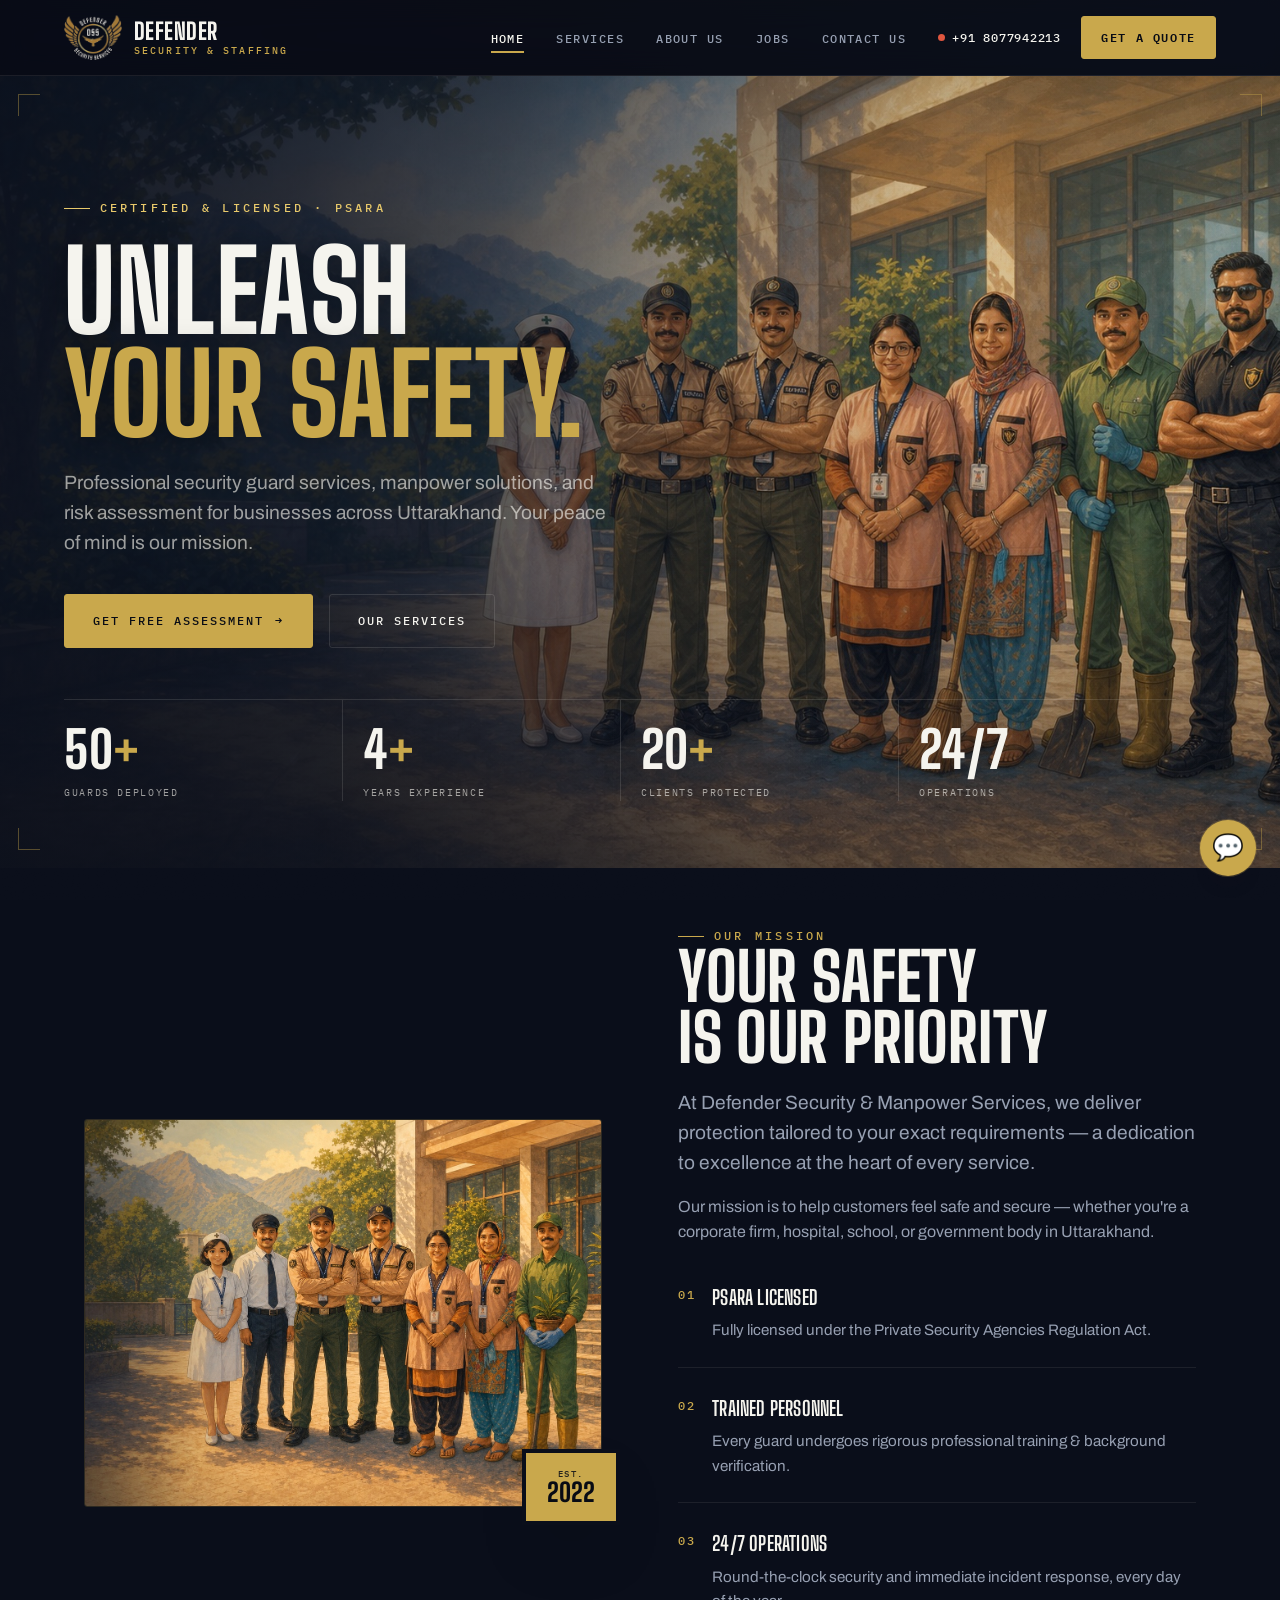
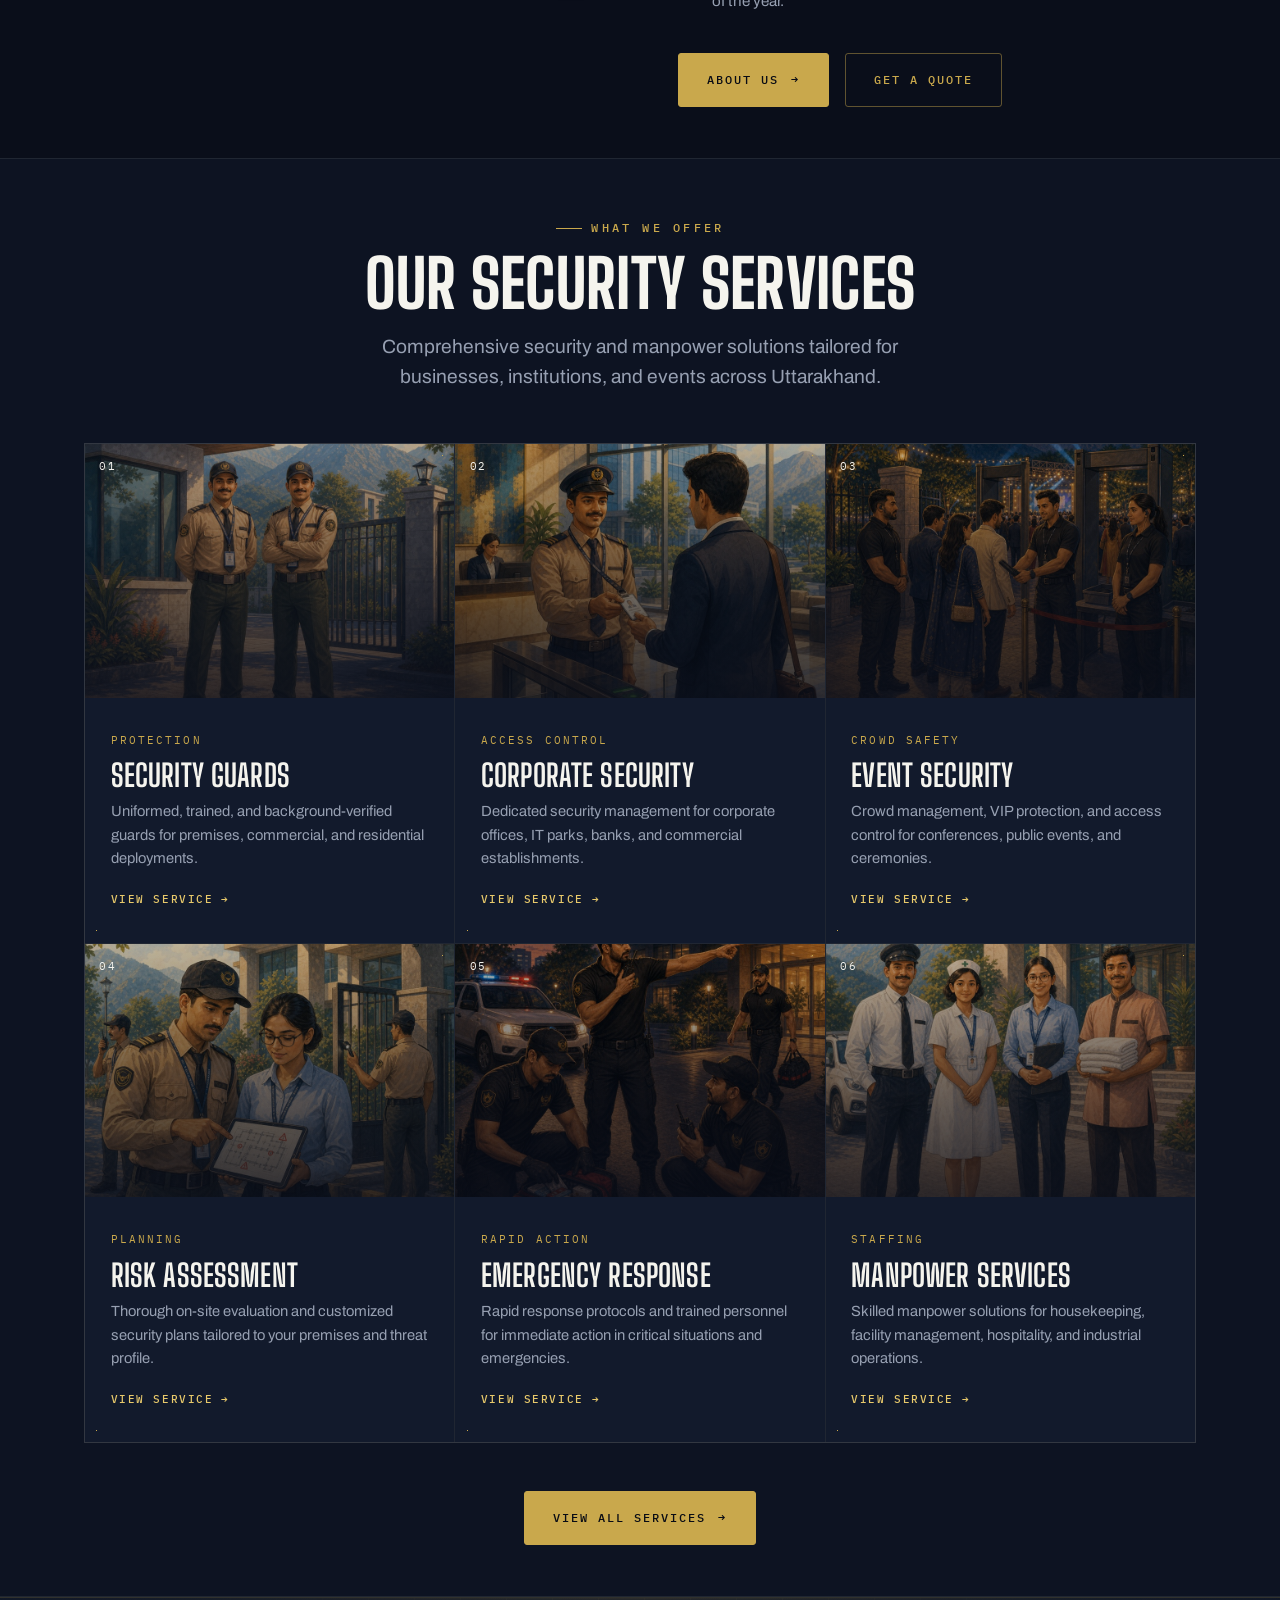
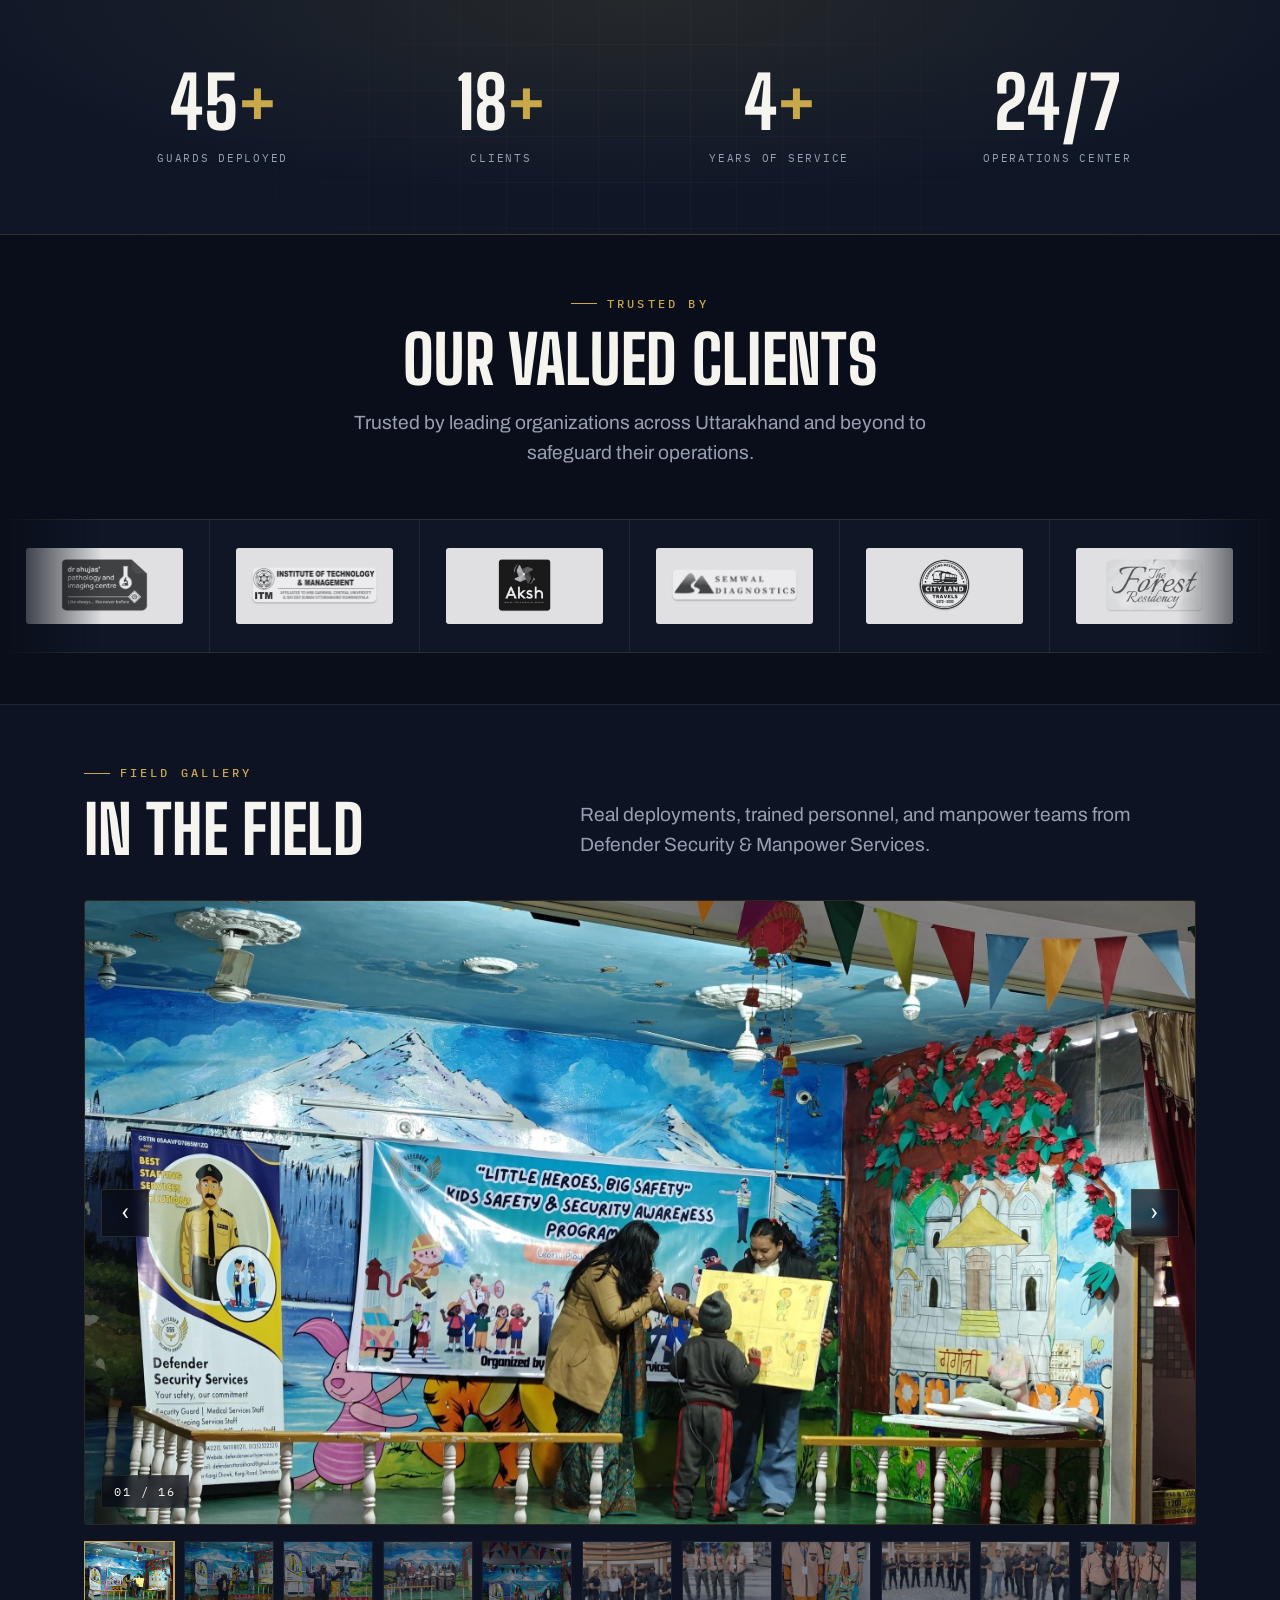
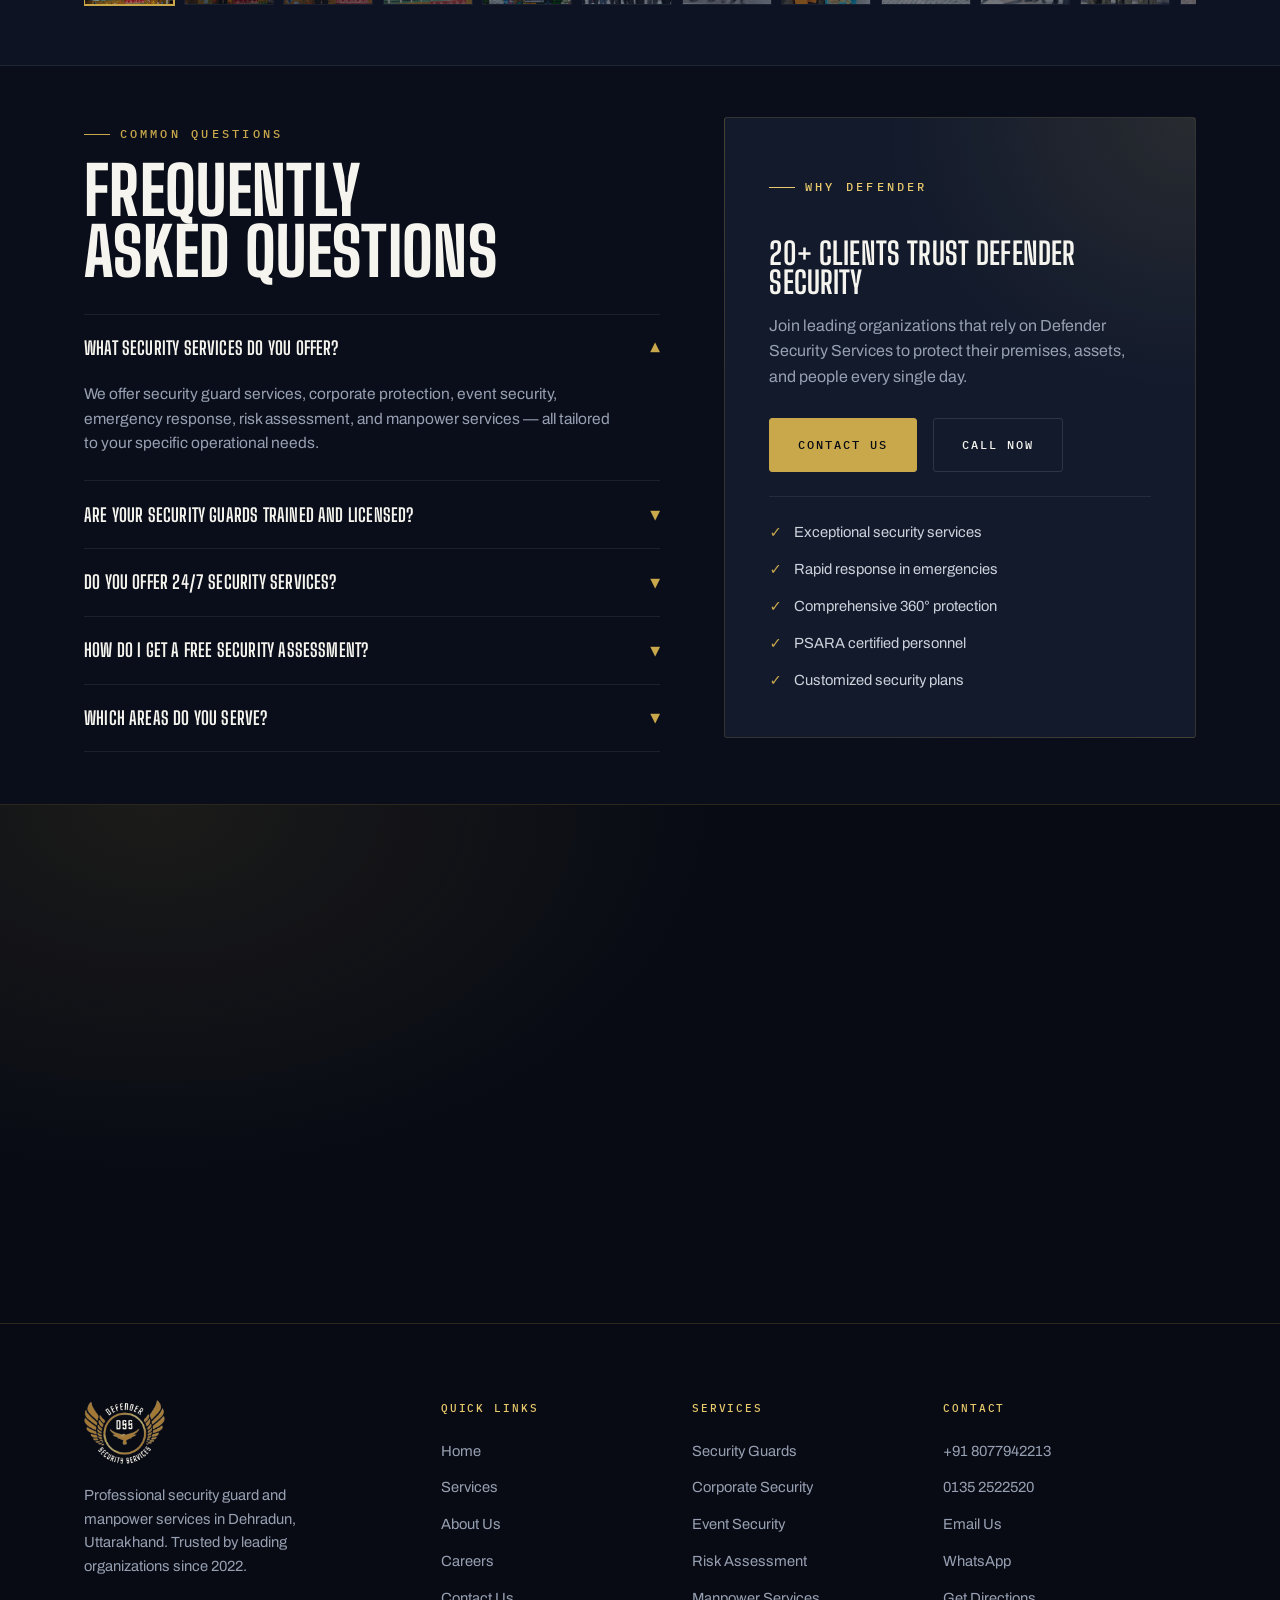
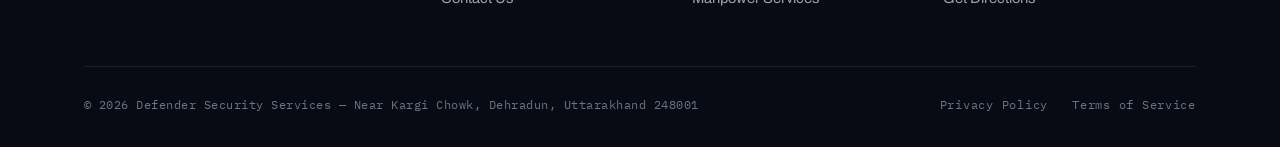
<file: index.html>
<!DOCTYPE html>
<html lang="en">
<head>
  <meta charset="UTF-8" />
  <meta name="viewport" content="width=device-width, initial-scale=1.0"/>
  <title>Defender Security Services | Dehradun, Uttarakhand</title>
  <meta name="description" content="Defender Security Services – Professional security guard services, manpower solutions, and risk assessment in Dehradun, Uttarakhand. PSARA licensed. 24/7 operations."/>
  <link rel="canonical" href="https://defendersecurityservices.in/"/>

  <!-- Open Graph -->
  <meta property="og:type" content="website"/>
  <meta property="og:url" content="https://defendersecurityservices.in/"/>
  <meta property="og:title" content="Defender Security Services | Dehradun, Uttarakhand"/>
  <meta property="og:description" content="Professional security guard services, manpower solutions, and risk assessment for businesses across Uttarakhand. PSARA licensed. 24/7 operations."/>
  <meta property="og:image" content="https://defendersecurityservices.in/assets/logo-512.png"/>
  <!-- Twitter -->
  <meta name="twitter:card" content="summary_large_image"/>
  <meta name="twitter:title" content="Defender Security Services | Dehradun"/>
  <meta name="twitter:description" content="Professional security services in Uttarakhand. PSARA licensed. 24/7 operations."/>
  <meta name="twitter:image" content="https://defendersecurityservices.in/assets/logo-512.png"/>

  <link rel="preconnect" href="https://fonts.googleapis.com">
  <link rel="preconnect" href="https://fonts.gstatic.com" crossorigin>
  <link rel="icon" type="image/png" href="assets/favicon.png">
  <link rel="apple-touch-icon" href="assets/apple-touch-icon.png">
  <link rel="manifest" href="site.webmanifest">
  <meta name="theme-color" content="#0a0e1a">
  <link rel="preload" as="image" href="assets/hero-home-staff.jpg" fetchpriority="high">
  <link href="https://fonts.googleapis.com/css2?family=Big+Shoulders+Display:wght@500;600;700;800;900&family=Archivo:wght@400;500;600;700&family=IBM+Plex+Mono:wght@400;500&display=swap" rel="stylesheet">
  <link rel="stylesheet" href="assets/css/defender.css">

  <!-- LocalBusiness + FAQ structured data -->
  <script type="application/ld+json">
  {
    "@context": "https://schema.org",
    "@graph": [
      {
        "@type": "LocalBusiness",
        "name": "Defender Security Services",
        "url": "https://defendersecurityservices.in",
        "logo": "https://defendersecurityservices.in/assets/logo-512.png",
        "image": "https://defendersecurityservices.in/assets/hero-home-natural.jpg",
        "description": "Professional security guard services, manpower solutions, and risk assessment in Dehradun, Uttarakhand. PSARA licensed.",
        "telephone": "+918077942213",
        "email": "Defenderuttarakhand@gmail.com",
        "address": {
          "@type": "PostalAddress",
          "streetAddress": "Near Kargi Chowk",
          "addressLocality": "Dehradun",
          "addressRegion": "Uttarakhand",
          "postalCode": "248001",
          "addressCountry": "IN"
        },
        "geo": {
          "@type": "GeoCoordinates",
          "latitude": 30.289,
          "longitude": 78.022
        },
        "openingHoursSpecification": {
          "@type": "OpeningHoursSpecification",
          "dayOfWeek": ["Monday","Tuesday","Wednesday","Thursday","Friday","Saturday","Sunday"],
          "opens": "00:00",
          "closes": "23:59"
        },
        "foundingDate": "2022",
        "areaServed": ["Dehradun","Haridwar","Rishikesh","Mussoorie","Uttarakhand"]
      },
      {
        "@type": "FAQPage",
        "mainEntity": [
          {
            "@type": "Question",
            "name": "What security services do you offer?",
            "acceptedAnswer": {"@type": "Answer","text": "We offer security guard services, corporate protection, event security, emergency response, risk assessment, and manpower services — all tailored to your specific operational needs."}
          },
          {
            "@type": "Question",
            "name": "Are your security guards trained and licensed?",
            "acceptedAnswer": {"@type": "Answer","text": "Yes. All our security personnel undergo rigorous background verification, professional training, and are licensed under PSARA (Private Security Agencies Regulation Act) guidelines."}
          },
          {
            "@type": "Question",
            "name": "Do you offer 24/7 security services?",
            "acceptedAnswer": {"@type": "Answer","text": "Absolutely. Our operations center is active 24 hours a day, 7 days a week, ensuring uninterrupted protection and immediate incident response at all times."}
          },
          {
            "@type": "Question",
            "name": "Which areas do you serve?",
            "acceptedAnswer": {"@type": "Answer","text": "We primarily serve Dehradun, Haridwar, Rishikesh, Mussoorie, and surrounding areas of Uttarakhand."}
          }
        ]
      }
    ]
  }
  </script>
</head>
<body>
<a href="#main-content" class="skip-link">Skip to main content</a>

<!-- NAV -->
<nav id="siteNav">
  <a href="index.html" class="nav-logo">
    <img src="assets/logo-dark.png" width="252" height="200" alt="Defender Security Services Logo">
    <span class="brand-wordmark"><strong>Defender</strong><span>Security &amp; Staffing</span></span>
  </a>
  <ul class="nav-links">
    <li><a href="index.html" class="active">Home</a></li>
    <li><a href="services.html">Services</a></li>
    <li><a href="about.html">About Us</a></li>
    <li><a href="jobs.html">Jobs</a></li>
    <li><a href="contact.html">Contact Us</a></li>
  </ul>
  <div class="nav-actions">
    <a href="tel:+918077942213" class="nav-phone"><span class="dot"></span>+91 8077942213</a>
    <a href="contact.html" class="btn-contact">Get a Quote</a>
  </div>
  <button type="button" class="nav-hamburger" aria-label="Toggle navigation menu" aria-controls="mobileMenu" aria-expanded="false">
    <span></span><span></span><span></span>
  </button>
</nav>
<div class="mobile-menu" id="mobileMenu">
  <a href="index.html">Home</a>
  <a href="services.html">Services</a>
  <a href="about.html">About Us</a>
  <a href="jobs.html">Jobs</a>
  <a href="contact.html">Contact Us</a>
  <a href="tel:+918077942213">📞 +91 8077942213</a>
</div>

<main id="main-content">
<!-- HERO -->
<section class="hero">
  <div class="hero-media"><img src="assets/hero-home-staff.jpg" width="1672" height="941" alt="Defender Security personnel on deployment in Dehradun" fetchpriority="high"></div>
  <div class="hero-frame"><span></span><span></span><span></span><span></span></div>
  <div class="hero-inner">
    <p class="eyebrow is-light" data-load="1">Certified &amp; Licensed · PSARA</p>
    <h1 data-load="2">Unleash<span class="accent">Your Safety.</span></h1>
    <p class="lede hero-lede" data-load="3">Professional security guard services, manpower solutions, and risk assessment for businesses across Uttarakhand. Your peace of mind is our mission.</p>
    <div class="hero-cta" data-load="4">
      <a href="contact.html" class="btn">Get Free Assessment <span class="arr">→</span></a>
      <a href="services.html" class="btn btn--ghost-light">Our Services</a>
    </div>
    <div class="hero-stats" data-load="6">
      <div class="hero-stat"><div class="num" data-count="50" data-suffix="+">50+</div><div class="label">Guards Deployed</div></div>
      <div class="hero-stat"><div class="num" data-count="4" data-suffix="+">4+</div><div class="label">Years Experience</div></div>
      <div class="hero-stat"><div class="num" data-count="20" data-suffix="+">20+</div><div class="label">Clients Protected</div></div>
      <div class="hero-stat"><div class="num">24/7</div><div class="label">Operations</div></div>
    </div>
  </div>
</section>

<!-- MISSION -->
<section class="section">
  <div class="container">
    <div class="split">
      <div class="media-frame reveal">
        <img src="assets/hero-about-staff.jpg" width="1672" height="941" style="object-position:92% center;" alt="Defender Security guards and manpower staff at a client facility">
        <div class="stamp"><small>EST.</small>2022</div>
      </div>
      <div class="reveal">
        <p class="eyebrow">Our Mission</p>
        <h2>Your Safety<br>Is Our Priority</h2>
        <p class="lede" style="margin-top:1.25rem;">At Defender Security &amp; Manpower Services, we deliver protection tailored to your exact requirements — a dedication to excellence at the heart of every service.</p>
        <p style="margin-top:1rem;color:var(--muted);">Our mission is to help customers feel safe and secure — whether you're a corporate firm, hospital, school, or government body in Uttarakhand.</p>
        <div class="feature-list">
          <div class="feature">
            <span class="f-no">01</span>
            <div><h4>PSARA Licensed</h4><p>Fully licensed under the Private Security Agencies Regulation Act.</p></div>
          </div>
          <div class="feature">
            <span class="f-no">02</span>
            <div><h4>Trained Personnel</h4><p>Every guard undergoes rigorous professional training &amp; background verification.</p></div>
          </div>
          <div class="feature">
            <span class="f-no">03</span>
            <div><h4>24/7 Operations</h4><p>Round-the-clock security and immediate incident response, every day of the year.</p></div>
          </div>
        </div>
        <div class="btn-row">
          <a href="about.html" class="btn">About Us <span class="arr">→</span></a>
          <a href="contact.html" class="btn btn--ghost">Get a Quote</a>
        </div>
      </div>
    </div>
  </div>
</section>

<!-- SERVICES -->
<section class="section band--alt">
  <div class="container">
    <div class="section-head is-center reveal">
      <p class="eyebrow is-center">What We Offer</p>
      <h2>Our Security Services</h2>
      <p class="lede">Comprehensive security and manpower solutions tailored for businesses, institutions, and events across Uttarakhand.</p>
    </div>
    <div class="cards-grid reveal">
      <a class="service-card" href="services.html#security-guards">
        <div class="service-card-media"><span class="service-no">01</span><span class="img" style="background-image:url('assets/service-card-security.jpg')"></span></div>
        <div class="service-card-body"><span class="service-kicker">Protection</span><h3>Security Guards</h3><p>Uniformed, trained, and background-verified guards for premises, commercial, and residential deployments.</p><span class="service-arrow">View Service</span></div>
      </a>
      <a class="service-card" href="services.html#corporate-security">
        <div class="service-card-media"><span class="service-no">02</span><span class="img" style="background-image:url('assets/service-card-corporate.jpg')"></span></div>
        <div class="service-card-body"><span class="service-kicker">Access Control</span><h3>Corporate Security</h3><p>Dedicated security management for corporate offices, IT parks, banks, and commercial establishments.</p><span class="service-arrow">View Service</span></div>
      </a>
      <a class="service-card" href="services.html#event-security">
        <div class="service-card-media"><span class="service-no">03</span><span class="img" style="background-image:url('assets/service-card-event.jpg')"></span></div>
        <div class="service-card-body"><span class="service-kicker">Crowd Safety</span><h3>Event Security</h3><p>Crowd management, VIP protection, and access control for conferences, public events, and ceremonies.</p><span class="service-arrow">View Service</span></div>
      </a>
      <a class="service-card" href="services.html#risk-assessment">
        <div class="service-card-media"><span class="service-no">04</span><span class="img" style="background-image:url('assets/service-card-risk.jpg')"></span></div>
        <div class="service-card-body"><span class="service-kicker">Planning</span><h3>Risk Assessment</h3><p>Thorough on-site evaluation and customized security plans tailored to your premises and threat profile.</p><span class="service-arrow">View Service</span></div>
      </a>
      <a class="service-card" href="services.html#emergency-response">
        <div class="service-card-media"><span class="service-no">05</span><span class="img" style="background-image:url('assets/service-card-emergency.jpg')"></span></div>
        <div class="service-card-body"><span class="service-kicker">Rapid Action</span><h3>Emergency Response</h3><p>Rapid response protocols and trained personnel for immediate action in critical situations and emergencies.</p><span class="service-arrow">View Service</span></div>
      </a>
      <a class="service-card" href="services.html#manpower-services">
        <div class="service-card-media"><span class="service-no">06</span><span class="img" style="background-image:url('assets/service-card-manpower.jpg')"></span></div>
        <div class="service-card-body"><span class="service-kicker">Staffing</span><h3>Manpower Services</h3><p>Skilled manpower solutions for housekeeping, facility management, hospitality, and industrial operations.</p><span class="service-arrow">View Service</span></div>
      </a>
    </div>
    <div style="text-align:center;margin-top:3rem;" class="reveal"><a href="services.html" class="btn">View All Services <span class="arr">→</span></a></div>
  </div>
</section>

<!-- STATS -->
<section class="section--tight stats-band">
  <div class="container">
    <div class="stats-grid">
      <div class="stat-block"><div class="stat-num" data-count="50" data-suffix="+">50<span class="plus">+</span></div><div class="stat-label">Guards Deployed</div></div>
      <div class="stat-block"><div class="stat-num" data-count="20" data-suffix="+">20<span class="plus">+</span></div><div class="stat-label">Clients</div></div>
      <div class="stat-block"><div class="stat-num" data-count="4" data-suffix="+">4<span class="plus">+</span></div><div class="stat-label">Years of Service</div></div>
      <div class="stat-block"><div class="stat-num">24/7</div><div class="stat-label">Operations Center</div></div>
    </div>
  </div>
</section>

<!-- CLIENTS -->
<section class="section clients">
  <div class="container">
    <div class="section-head is-center reveal">
      <p class="eyebrow is-center">Trusted By</p>
      <h2>Our Valued Clients</h2>
      <p class="lede">Trusted by leading organizations across Uttarakhand and beyond to safeguard their operations.</p>
    </div>
  </div>
  <div class="marquee-wrap reveal">
    <div class="marquee">
      <div class="client-item"><img src="assets/clients/client-1.png" width="512" height="318" alt="Dr Ahuja's Pathology and Imaging Centre" loading="lazy"></div>
      <div class="client-item"><img src="assets/clients/client-2.png" width="512" height="152" alt="Institute of Technology and Management" loading="lazy"></div>
      <div class="client-item"><img src="assets/clients/client-3.png" width="376" height="376" alt="Aksh" loading="lazy"></div>
      <div class="client-item"><img src="assets/clients/client-4.png" width="512" height="134" alt="Semwal Diagnostics" loading="lazy"></div>
      <div class="client-item"><img src="assets/clients/client-5.png" width="212" height="212" alt="City Land Travels" loading="lazy"></div>
      <div class="client-item"><img src="assets/clients/client-6.png" width="512" height="284" alt="The Forest Residency" loading="lazy"></div>
      <div class="client-item"><img src="assets/clients/client-7.png" width="512" height="130" alt="Power Life Care Super Speciality Hospital" loading="lazy"></div>
      <div class="client-item"><img src="assets/clients/client-8.png" width="490" height="212" alt="Grace Inn" loading="lazy"></div>
      <div class="client-item"><img src="assets/clients/client-9.png" width="994" height="994" alt="Virendra and Co." loading="lazy"></div>
      <div class="client-item"><img src="assets/clients/client-10.jpeg" width="512" height="142" alt="Swami Rama Himalayan University" loading="lazy"></div>
      <div class="client-item"><img src="assets/clients/client-11.jpeg" width="512" height="132" alt="Prerna Clinic" loading="lazy"></div>
      <!-- Duplicate set for seamless infinite scroll -->
      <div class="client-item"><img src="assets/clients/client-1.png" width="512" height="318" alt="" aria-hidden="true" loading="lazy"></div>
      <div class="client-item"><img src="assets/clients/client-2.png" width="512" height="152" alt="" aria-hidden="true" loading="lazy"></div>
      <div class="client-item"><img src="assets/clients/client-3.png" width="376" height="376" alt="" aria-hidden="true" loading="lazy"></div>
      <div class="client-item"><img src="assets/clients/client-4.png" width="512" height="134" alt="" aria-hidden="true" loading="lazy"></div>
      <div class="client-item"><img src="assets/clients/client-5.png" width="212" height="212" alt="" aria-hidden="true" loading="lazy"></div>
      <div class="client-item"><img src="assets/clients/client-6.png" width="512" height="284" alt="" aria-hidden="true" loading="lazy"></div>
      <div class="client-item"><img src="assets/clients/client-7.png" width="512" height="130" alt="" aria-hidden="true" loading="lazy"></div>
      <div class="client-item"><img src="assets/clients/client-8.png" width="490" height="212" alt="" aria-hidden="true" loading="lazy"></div>
      <div class="client-item"><img src="assets/clients/client-9.png" width="994" height="994" alt="" aria-hidden="true" loading="lazy"></div>
      <div class="client-item"><img src="assets/clients/client-10.jpeg" width="512" height="142" alt="" aria-hidden="true" loading="lazy"></div>
      <div class="client-item"><img src="assets/clients/client-11.jpeg" width="512" height="132" alt="" aria-hidden="true" loading="lazy"></div>
    </div>
  </div>
</section>

<!-- GALLERY -->
<section class="section band--alt">
  <div class="container">
    <div class="gallery-head reveal">
      <div>
        <p class="eyebrow">Field Gallery</p>
        <h2 style="margin-top:1rem;">In The Field</h2>
      </div>
      <p class="lede">Real deployments, trained personnel, and manpower teams from Defender Security &amp; Manpower Services.</p>
    </div>
    <div class="gallery-shell reveal" id="fieldGallery" aria-label="Defender Security gallery">
      <div class="gallery-stage">
        <img id="galleryMainImg" class="gallery-main-img" src="assets/gallery/gallery-01.jpeg" width="2560" height="1920" alt="Defender Security field deployment 1">
        <button type="button" class="gallery-control gallery-prev" data-gallery-step="-1" aria-label="Previous gallery image">&lsaquo;</button>
        <button type="button" class="gallery-control gallery-next" data-gallery-step="1" aria-label="Next gallery image">&rsaquo;</button>
        <div class="gallery-meta"><span id="galleryCounter">01 / 16</span></div>
      </div>
      <div class="gallery-thumbs" aria-label="Gallery thumbnails">
        <button type="button" class="gallery-thumb active" data-gallery-src="assets/gallery/gallery-01.jpeg" data-gallery-alt="Defender Security field deployment 1" aria-label="Show gallery image 1"><img src="assets/gallery/gallery-01.jpeg" width="2560" height="1920" alt="" loading="lazy"></button>
        <button type="button" class="gallery-thumb" data-gallery-src="assets/gallery/gallery-02.jpeg" data-gallery-alt="Defender Security field deployment 2" aria-label="Show gallery image 2"><img src="assets/gallery/gallery-02.jpeg" width="1280" height="960" alt="" loading="lazy"></button>
        <button type="button" class="gallery-thumb" data-gallery-src="assets/gallery/gallery-03.jpeg" data-gallery-alt="Defender Security field deployment 3" aria-label="Show gallery image 3"><img src="assets/gallery/gallery-03.jpeg" width="1152" height="864" alt="" loading="lazy"></button>
        <button type="button" class="gallery-thumb" data-gallery-src="assets/gallery/gallery-04.jpeg" data-gallery-alt="Defender Security field deployment 4" aria-label="Show gallery image 4"><img src="assets/gallery/gallery-04.jpeg" width="2560" height="1920" alt="" loading="lazy"></button>
        <button type="button" class="gallery-thumb" data-gallery-src="assets/gallery/gallery-05.jpeg" data-gallery-alt="Defender Security field deployment 5" aria-label="Show gallery image 5"><img src="assets/gallery/gallery-05.jpeg" width="2560" height="1919" alt="" loading="lazy"></button>
        <button type="button" class="gallery-thumb" data-gallery-src="assets/gallery/gallery-06.jpeg" data-gallery-alt="Defender Security field deployment 6" aria-label="Show gallery image 6"><img src="assets/gallery/gallery-06.jpeg" width="1156" height="520" alt="" loading="lazy"></button>
        <button type="button" class="gallery-thumb" data-gallery-src="assets/gallery/gallery-07.jpeg" data-gallery-alt="Defender Security field deployment 7" aria-label="Show gallery image 7"><img src="assets/gallery/gallery-07.jpeg" width="1156" height="520" alt="" loading="lazy"></button>
        <button type="button" class="gallery-thumb" data-gallery-src="assets/gallery/gallery-08.jpeg" data-gallery-alt="Defender Security field deployment 8" aria-label="Show gallery image 8"><img src="assets/gallery/gallery-08.jpeg" width="520" height="1156" alt="" loading="lazy"></button>
        <button type="button" class="gallery-thumb" data-gallery-src="assets/gallery/gallery-09.jpeg" data-gallery-alt="Defender Security field deployment 9" aria-label="Show gallery image 9"><img src="assets/gallery/gallery-09.jpeg" width="1156" height="520" alt="" loading="lazy"></button>
        <button type="button" class="gallery-thumb" data-gallery-src="assets/gallery/gallery-10.jpeg" data-gallery-alt="Defender Security field deployment 10" aria-label="Show gallery image 10"><img src="assets/gallery/gallery-10.jpeg" width="1156" height="520" alt="" loading="lazy"></button>
        <button type="button" class="gallery-thumb" data-gallery-src="assets/gallery/gallery-11.jpeg" data-gallery-alt="Defender Security field deployment 11" aria-label="Show gallery image 11"><img src="assets/gallery/gallery-11.jpeg" width="468" height="1040" alt="" loading="lazy"></button>
        <button type="button" class="gallery-thumb" data-gallery-src="assets/gallery/gallery-12.jpeg" data-gallery-alt="Defender Security field deployment 12" aria-label="Show gallery image 12"><img src="assets/gallery/gallery-12.jpeg" width="840" height="1280" alt="" loading="lazy"></button>
        <button type="button" class="gallery-thumb" data-gallery-src="assets/gallery/gallery-13.jpeg" data-gallery-alt="Defender Security field deployment 13" aria-label="Show gallery image 13"><img src="assets/gallery/gallery-13.jpeg" width="1280" height="963" alt="" loading="lazy"></button>
        <button type="button" class="gallery-thumb" data-gallery-src="assets/gallery/gallery-14.jpeg" data-gallery-alt="Defender Security field deployment 14" aria-label="Show gallery image 14"><img src="assets/gallery/gallery-14.jpeg" width="1200" height="1599" alt="" loading="lazy"></button>
        <button type="button" class="gallery-thumb" data-gallery-src="assets/gallery/gallery-15.jpeg" data-gallery-alt="Defender Security field deployment 15" aria-label="Show gallery image 15"><img src="assets/gallery/gallery-15.jpeg" width="468" height="1040" alt="" loading="lazy"></button>
        <button type="button" class="gallery-thumb" data-gallery-src="assets/gallery/gallery-16.jpeg" data-gallery-alt="Defender Security field deployment 16" aria-label="Show gallery image 16"><img src="assets/gallery/gallery-16.jpeg" width="720" height="1280" alt="" loading="lazy"></button>
      </div>
    </div>
  </div>
</section>

<!-- FAQ -->
<section class="section">
  <div class="container">
    <div class="faq-grid">
      <div class="reveal">
        <p class="eyebrow">Common Questions</p>
        <h2 style="margin-top:1rem;">Frequently<br>Asked Questions</h2>
        <div class="faq-list">
          <div class="faq-item open">
            <button type="button" class="faq-q">What security services do you offer?<span class="arrow">▼</span></button>
            <div class="faq-a"><div class="faq-a-inner">We offer security guard services, corporate protection, event security, emergency response, risk assessment, and manpower services — all tailored to your specific operational needs.</div></div>
          </div>
          <div class="faq-item">
            <button type="button" class="faq-q">Are your security guards trained and licensed?<span class="arrow">▼</span></button>
            <div class="faq-a"><div class="faq-a-inner">Yes. All our security personnel undergo rigorous background verification, professional training, and are licensed under PSARA (Private Security Agencies Regulation Act) guidelines.</div></div>
          </div>
          <div class="faq-item">
            <button type="button" class="faq-q">Do you offer 24/7 security services?<span class="arrow">▼</span></button>
            <div class="faq-a"><div class="faq-a-inner">Absolutely. Our operations center is active 24 hours a day, 7 days a week, ensuring uninterrupted protection and immediate incident response at all times.</div></div>
          </div>
          <div class="faq-item">
            <button type="button" class="faq-q">How do I get a free security assessment?<span class="arrow">▼</span></button>
            <div class="faq-a"><div class="faq-a-inner">Simply contact us via phone, email, or WhatsApp. Our team will schedule a site visit to assess your requirements and provide a customized security proposal at no cost.</div></div>
          </div>
          <div class="faq-item">
            <button type="button" class="faq-q">Which areas do you serve?<span class="arrow">▼</span></button>
            <div class="faq-a"><div class="faq-a-inner">We primarily serve Dehradun, Haridwar, Rishikesh, Mussoorie, and surrounding areas of Uttarakhand. Contact us for outstation deployments.</div></div>
          </div>
        </div>
      </div>
      <div class="reveal">
        <div class="faq-aside">
          <p class="eyebrow is-light">Why Defender</p>
          <h3 style="margin-top:1rem;">20+ Clients Trust Defender Security</h3>
          <p>Join leading organizations that rely on Defender Security Services to protect their premises, assets, and people every single day.</p>
          <div style="display:flex;gap:1rem;flex-wrap:wrap;">
            <a href="contact.html" class="btn btn--light">Contact Us</a>
            <a href="tel:+918077942213" class="btn btn--ghost-light">Call Now</a>
          </div>
          <ul class="gain-list">
            <li>Exceptional security services</li>
            <li>Rapid response in emergencies</li>
            <li>Comprehensive 360° protection</li>
            <li>PSARA certified personnel</li>
            <li>Customized security plans</li>
          </ul>
        </div>
      </div>
    </div>
  </div>
</section>

<!-- CONTACT BAND -->
<section class="section contact-band">
  <div class="container">
    <div class="inner">
      <div class="reveal">
        <p class="eyebrow is-light">Get In Touch</p>
        <h2>We're committed to your safety — every step of the way.</h2>
        <p>Reach out today for a free consultation and customized security proposal. Our team is available 24/7.</p>
        <a href="contact.html" class="btn btn--light">Contact Us Now <span class="arr">→</span></a>
      </div>
      <div class="contact-blocks reveal">
        <div class="contact-block"><div class="ico">📍</div><h4>Office Address</h4><p>Near Kargi Chowk, Dehradun,<br>Uttarakhand 248001</p></div>
        <div class="contact-block"><div class="ico">📞</div><h4>Phone</h4><a href="tel:+918077942213">+91 8077942213</a><br><a href="tel:+911352522520">0135 2522520</a></div>
        <div class="contact-block"><div class="ico">✉️</div><h4>Email</h4><a href="mailto:Defenderuttarakhand@gmail.com">Email Us</a></div>
        <div class="contact-block"><div class="ico">💬</div><h4>WhatsApp</h4><a href="https://wa.me/918077942213" target="_blank" rel="noopener noreferrer">Message Us</a></div>
      </div>
    </div>
  </div>
</section>
</main>

<!-- FOOTER -->
<footer>
  <div class="container">
    <div class="footer-grid">
      <div class="footer-brand">
        <img src="assets/logo-dark.png" width="252" height="200" alt="Defender Security Services">
        <p>Professional security guard and manpower services in Dehradun, Uttarakhand. Trusted by leading organizations since 2022.</p>
      </div>
      <div class="footer-col"><h4>Quick Links</h4><ul><li><a href="index.html">Home</a></li><li><a href="services.html">Services</a></li><li><a href="about.html">About Us</a></li><li><a href="jobs.html">Careers</a></li><li><a href="contact.html">Contact Us</a></li></ul></div>
      <div class="footer-col"><h4>Services</h4><ul><li><a href="services.html">Security Guards</a></li><li><a href="services.html">Corporate Security</a></li><li><a href="services.html">Event Security</a></li><li><a href="services.html">Risk Assessment</a></li><li><a href="services.html">Manpower Services</a></li></ul></div>
      <div class="footer-col"><h4>Contact</h4><ul><li><a href="tel:+918077942213">+91 8077942213</a></li><li><a href="tel:+911352522520">0135 2522520</a></li><li><a href="mailto:Defenderuttarakhand@gmail.com">Email Us</a></li><li><a href="https://wa.me/918077942213">WhatsApp</a></li><li><a href="contact.html">Get Directions</a></li></ul></div>
    </div>
    <div class="footer-bottom">
      <p>© 2026 Defender Security Services — Near Kargi Chowk, Dehradun, Uttarakhand 248001</p>
      <div class="footer-legal"><a href="privacy.html">Privacy Policy</a><a href="terms.html">Terms of Service</a></div>
    </div>
  </div>
</footer>

<a href="https://wa.me/918077942213" class="wa-float" target="_blank" rel="noopener noreferrer" title="Chat on WhatsApp" aria-label="Chat on WhatsApp">💬</a>

<script src="assets/js/defender.js" defer></script>
</body>
</html>
</file>
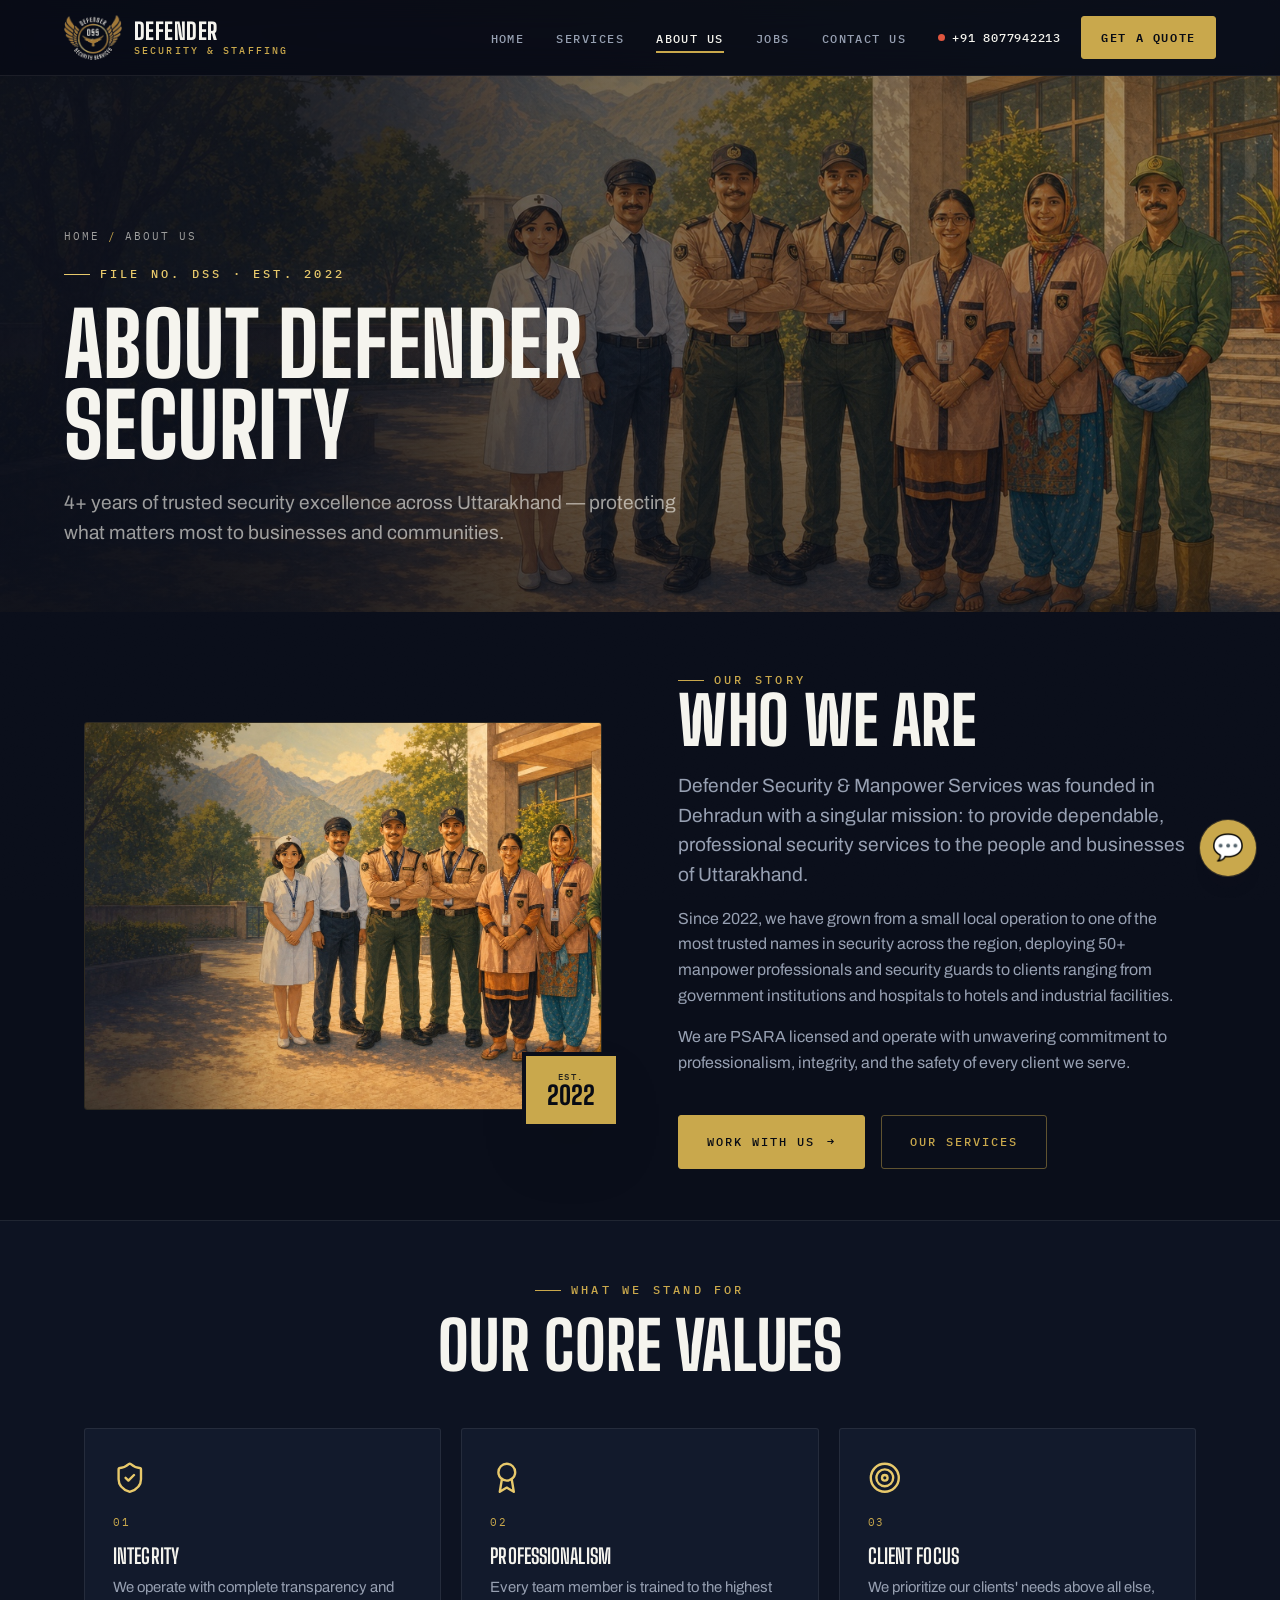
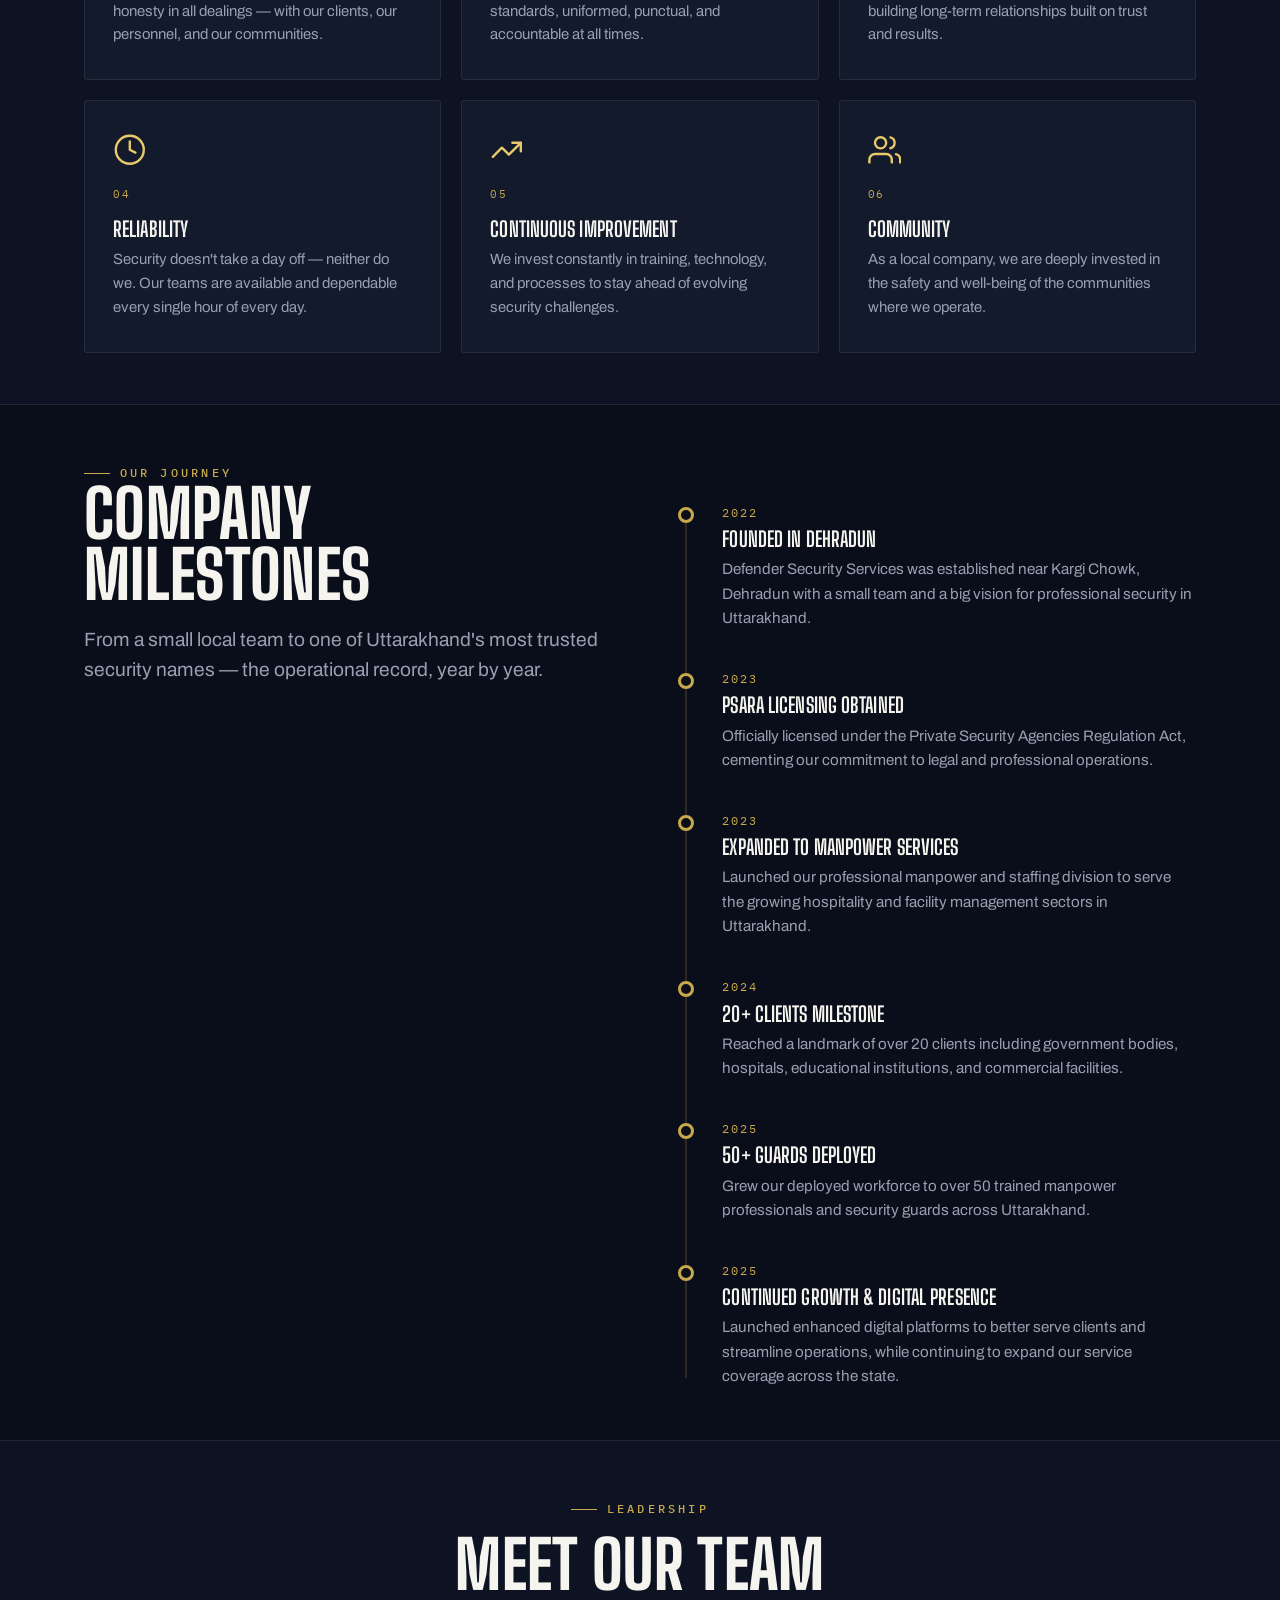
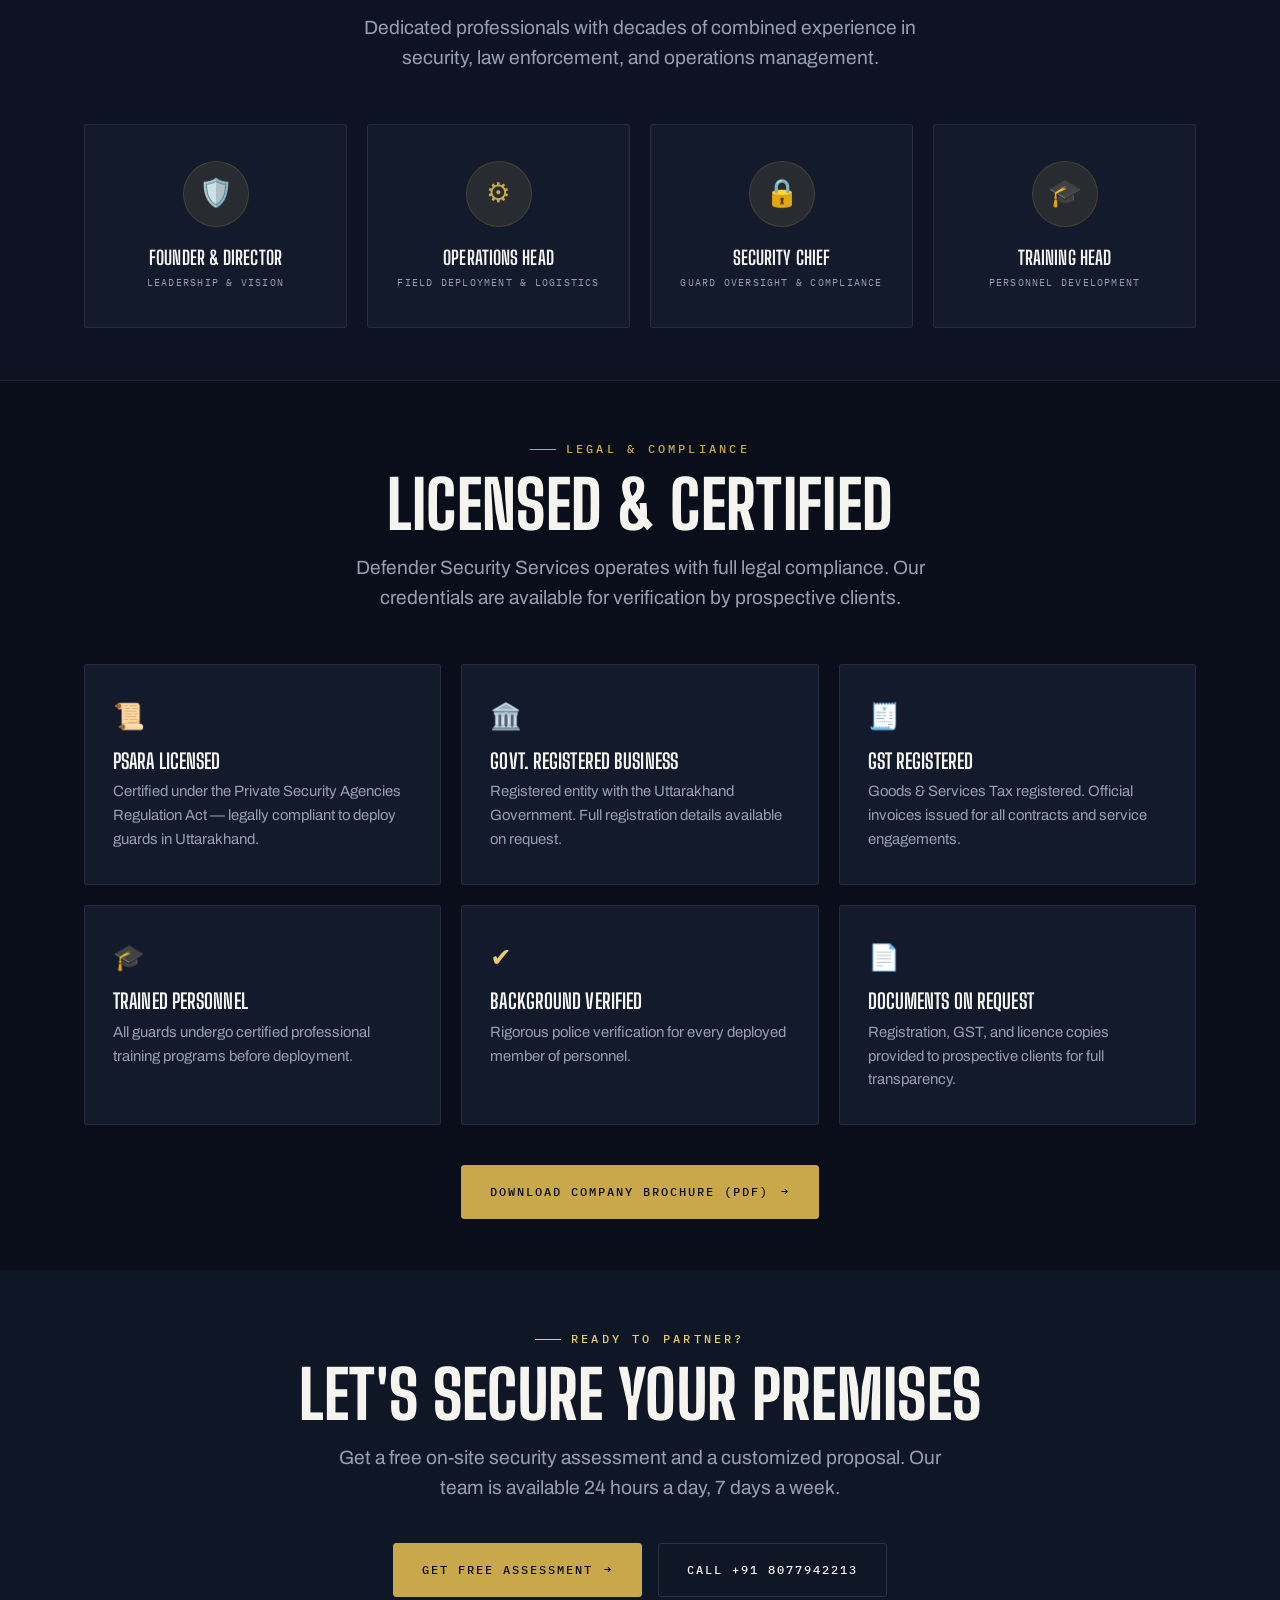
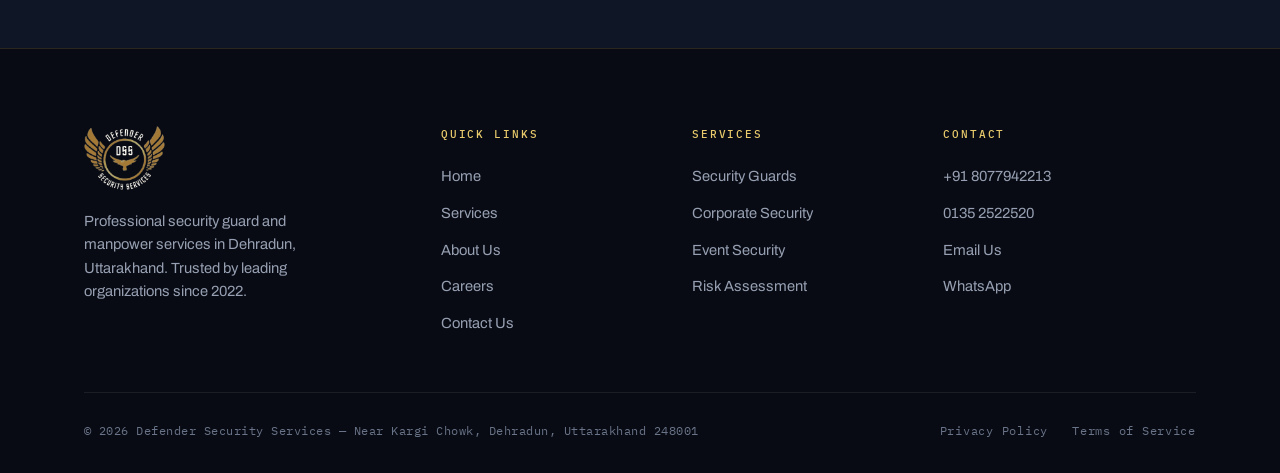
<file: about.html>
<!DOCTYPE html>
<html lang="en">
<head>
  <meta charset="UTF-8" />
  <meta name="viewport" content="width=device-width, initial-scale=1.0"/>
  <title>About Us | Defender Security Services – Dehradun, Uttarakhand</title>
  <meta name="description" content="About Defender Security Services – PSARA licensed security agency founded in 2022 in Dehradun, Uttarakhand. Integrity, professionalism, and 24/7 commitment."/>
  <link rel="canonical" href="https://defendersecurityservices.in/about.html"/>
  <meta property="og:type" content="website"/>
  <meta property="og:url" content="https://defendersecurityservices.in/about.html"/>
  <meta property="og:title" content="About Us | Defender Security Services"/>
  <meta property="og:description" content="PSARA licensed security agency founded in 2022 in Dehradun, Uttarakhand. Integrity, professionalism, and 24/7 commitment."/>
  <meta property="og:image" content="https://defendersecurityservices.in/assets/logo-512.png"/>
  <meta name="twitter:card" content="summary_large_image"/>
  <meta name="twitter:title" content="About Us | Defender Security Services"/>
  <meta name="twitter:description" content="PSARA licensed security agency founded in 2022 in Dehradun, Uttarakhand."/>
  <meta name="twitter:image" content="https://defendersecurityservices.in/assets/logo-512.png"/>

  <link rel="preconnect" href="https://fonts.googleapis.com">
  <link rel="preconnect" href="https://fonts.gstatic.com" crossorigin>
  <link rel="icon" type="image/png" href="assets/favicon.png">
  <link rel="apple-touch-icon" href="assets/apple-touch-icon.png">
  <link rel="manifest" href="site.webmanifest">
  <meta name="theme-color" content="#0a0e1a">
  <link rel="preload" as="image" href="assets/hero-about-staff.jpg" fetchpriority="high">
  <link href="https://fonts.googleapis.com/css2?family=Big+Shoulders+Display:wght@500;600;700;800;900&family=Archivo:wght@400;500;600;700&family=IBM+Plex+Mono:wght@400;500&display=swap" rel="stylesheet">
  <link rel="stylesheet" href="assets/css/defender.css">
</head>
<body>
<a href="#main-content" class="skip-link">Skip to main content</a>

<!-- NAV -->
<nav id="siteNav">
  <a href="index.html" class="nav-logo">
    <img src="assets/logo-dark.png" width="252" height="200" alt="Defender Security Services Logo">
    <span class="brand-wordmark"><strong>Defender</strong><span>Security &amp; Staffing</span></span>
  </a>
  <ul class="nav-links">
    <li><a href="index.html">Home</a></li>
    <li><a href="services.html">Services</a></li>
    <li><a href="about.html" class="active">About Us</a></li>
    <li><a href="jobs.html">Jobs</a></li>
    <li><a href="contact.html">Contact Us</a></li>
  </ul>
  <div class="nav-actions">
    <a href="tel:+918077942213" class="nav-phone"><span class="dot"></span>+91 8077942213</a>
    <a href="contact.html" class="btn-contact">Get a Quote</a>
  </div>
  <button type="button" class="nav-hamburger" aria-label="Toggle navigation menu" aria-controls="mobileMenu" aria-expanded="false">
    <span></span><span></span><span></span>
  </button>
</nav>
<div class="mobile-menu" id="mobileMenu">
  <a href="index.html">Home</a>
  <a href="services.html">Services</a>
  <a href="about.html">About Us</a>
  <a href="jobs.html">Jobs</a>
  <a href="contact.html">Contact Us</a>
  <a href="tel:+918077942213">📞 +91 8077942213</a>
</div>

<main id="main-content">
<!-- PAGE HERO -->
<section class="page-hero">
  <div class="page-hero-media"><img src="assets/hero-about-staff.jpg" width="1672" height="941" alt="" aria-hidden="true"></div>
  <div class="container">
    <div class="breadcrumb"><a href="index.html">Home</a><span class="sep">/</span><span>About Us</span></div>
    <p class="eyebrow is-light" style="margin-top:1.25rem;">File No. DSS · Est. 2022</p>
    <h1>About Defender<br>Security</h1>
    <p class="lede">4+ years of trusted security excellence across Uttarakhand — protecting what matters most to businesses and communities.</p>
  </div>
</section>

<!-- STORY -->
<section class="section">
  <div class="container">
    <div class="split">
      <div class="media-frame reveal">
        <img src="assets/hero-about-staff.jpg" width="1672" height="941" alt="Defender Security guards and manpower staff at a client facility">
        <div class="stamp"><small>EST.</small>2022</div>
      </div>
      <div class="reveal">
        <p class="eyebrow">Our Story</p>
        <h2>Who We Are</h2>
        <p class="lede" style="margin-top:1.25rem;">Defender Security &amp; Manpower Services was founded in Dehradun with a singular mission: to provide dependable, professional security services to the people and businesses of Uttarakhand.</p>
        <p style="margin-top:1rem;color:var(--muted);">Since 2022, we have grown from a small local operation to one of the most trusted names in security across the region, deploying 50+ manpower professionals and security guards to clients ranging from government institutions and hospitals to hotels and industrial facilities.</p>
        <p style="margin-top:1rem;color:var(--muted);">We are PSARA licensed and operate with unwavering commitment to professionalism, integrity, and the safety of every client we serve.</p>
        <div class="btn-row">
          <a href="contact.html" class="btn">Work With Us <span class="arr">→</span></a>
          <a href="services.html" class="btn btn--ghost">Our Services</a>
        </div>
      </div>
    </div>
  </div>
</section>

<!-- VALUES -->
<section class="section band--alt">
  <div class="container">
    <div class="section-head is-center reveal">
      <p class="eyebrow is-center">What We Stand For</p>
      <h2>Our Core Values</h2>
    </div>
    <div class="tile-grid reveal">
      <div class="tile"><span class="ico"><svg viewBox="0 0 24 24" fill="none" stroke="currentColor" stroke-width="1.7" stroke-linecap="round" stroke-linejoin="round" aria-hidden="true"><path d="M20 13c0 5-3.5 7.5-7.66 8.95a1 1 0 0 1-.67-.01C7.5 20.5 4 18 4 13V6a1 1 0 0 1 1-1c2 0 4.5-1.2 6.24-2.72a1.17 1.17 0 0 1 1.52 0C14.51 3.81 17 5 19 5a1 1 0 0 1 1 1z"/><path d="m9 12 2 2 4-4"/></svg></span><span class="t-no">01</span><h3>Integrity</h3><p>We operate with complete transparency and honesty in all dealings — with our clients, our personnel, and our communities.</p></div>
      <div class="tile"><span class="ico"><svg viewBox="0 0 24 24" fill="none" stroke="currentColor" stroke-width="1.7" stroke-linecap="round" stroke-linejoin="round" aria-hidden="true"><circle cx="12" cy="8" r="6"/><path d="M15.477 12.89 17 22l-5-3-5 3 1.523-9.11"/></svg></span><span class="t-no">02</span><h3>Professionalism</h3><p>Every team member is trained to the highest standards, uniformed, punctual, and accountable at all times.</p></div>
      <div class="tile"><span class="ico"><svg viewBox="0 0 24 24" fill="none" stroke="currentColor" stroke-width="1.7" stroke-linecap="round" stroke-linejoin="round" aria-hidden="true"><circle cx="12" cy="12" r="10"/><circle cx="12" cy="12" r="6"/><circle cx="12" cy="12" r="2"/></svg></span><span class="t-no">03</span><h3>Client Focus</h3><p>We prioritize our clients' needs above all else, building long-term relationships built on trust and results.</p></div>
      <div class="tile"><span class="ico"><svg viewBox="0 0 24 24" fill="none" stroke="currentColor" stroke-width="1.7" stroke-linecap="round" stroke-linejoin="round" aria-hidden="true"><circle cx="12" cy="12" r="10"/><polyline points="12 6 12 12 16 14"/></svg></span><span class="t-no">04</span><h3>Reliability</h3><p>Security doesn't take a day off — neither do we. Our teams are available and dependable every single hour of every day.</p></div>
      <div class="tile"><span class="ico"><svg viewBox="0 0 24 24" fill="none" stroke="currentColor" stroke-width="1.7" stroke-linecap="round" stroke-linejoin="round" aria-hidden="true"><polyline points="22 7 13.5 15.5 8.5 10.5 2 17"/><polyline points="16 7 22 7 22 13"/></svg></span><span class="t-no">05</span><h3>Continuous Improvement</h3><p>We invest constantly in training, technology, and processes to stay ahead of evolving security challenges.</p></div>
      <div class="tile"><span class="ico"><svg viewBox="0 0 24 24" fill="none" stroke="currentColor" stroke-width="1.7" stroke-linecap="round" stroke-linejoin="round" aria-hidden="true"><path d="M17 21v-2a4 4 0 0 0-4-4H5a4 4 0 0 0-4 4v2"/><circle cx="9" cy="7" r="4"/><path d="M23 21v-2a4 4 0 0 0-3-3.87"/><path d="M16 3.13a4 4 0 0 1 0 7.75"/></svg></span><span class="t-no">06</span><h3>Community</h3><p>As a local company, we are deeply invested in the safety and well-being of the communities where we operate.</p></div>
    </div>
  </div>
</section>

<!-- TIMELINE -->
<section class="section">
  <div class="container">
    <div class="split" style="align-items:start;">
      <div class="reveal">
        <p class="eyebrow">Our Journey</p>
        <h2>Company<br>Milestones</h2>
        <p class="lede" style="margin-top:1.25rem;">From a small local team to one of Uttarakhand's most trusted security names — the operational record, year by year.</p>
      </div>
      <div class="reveal">
        <div class="timeline">
          <div class="timeline-item"><div class="timeline-year">2022</div><h3>Founded in Dehradun</h3><p>Defender Security Services was established near Kargi Chowk, Dehradun with a small team and a big vision for professional security in Uttarakhand.</p></div>
          <div class="timeline-item"><div class="timeline-year">2023</div><h3>PSARA Licensing Obtained</h3><p>Officially licensed under the Private Security Agencies Regulation Act, cementing our commitment to legal and professional operations.</p></div>
          <div class="timeline-item"><div class="timeline-year">2023</div><h3>Expanded to Manpower Services</h3><p>Launched our professional manpower and staffing division to serve the growing hospitality and facility management sectors in Uttarakhand.</p></div>
          <div class="timeline-item"><div class="timeline-year">2024</div><h3>20+ Clients Milestone</h3><p>Reached a landmark of over 20 clients including government bodies, hospitals, educational institutions, and commercial facilities.</p></div>
          <div class="timeline-item"><div class="timeline-year">2025</div><h3>50+ Guards Deployed</h3><p>Grew our deployed workforce to over 50 trained manpower professionals and security guards across Uttarakhand.</p></div>
          <div class="timeline-item"><div class="timeline-year">2025</div><h3>Continued Growth &amp; Digital Presence</h3><p>Launched enhanced digital platforms to better serve clients and streamline operations, while continuing to expand our service coverage across the state.</p></div>
        </div>
      </div>
    </div>
  </div>
</section>

<!-- LEADERSHIP -->
<section class="section band--alt">
  <div class="container">
    <div class="section-head is-center reveal">
      <p class="eyebrow is-center">Leadership</p>
      <h2>Meet Our Team</h2>
      <p class="lede">Dedicated professionals with decades of combined experience in security, law enforcement, and operations management.</p>
    </div>
    <div class="team-grid reveal">
      <div class="team-card"><div class="team-monogram">🛡️</div><h3>Founder &amp; Director</h3><span>Leadership &amp; Vision</span></div>
      <div class="team-card"><div class="team-monogram">⚙️</div><h3>Operations Head</h3><span>Field Deployment &amp; Logistics</span></div>
      <div class="team-card"><div class="team-monogram">🔒</div><h3>Security Chief</h3><span>Guard Oversight &amp; Compliance</span></div>
      <div class="team-card"><div class="team-monogram">🎓</div><h3>Training Head</h3><span>Personnel Development</span></div>
    </div>
  </div>
</section>

<!-- CREDENTIALS / LICENCES -->
<section class="section">
  <div class="container">
    <div class="section-head is-center reveal">
      <p class="eyebrow is-center">Legal &amp; Compliance</p>
      <h2>Licensed &amp; Certified</h2>
      <p class="lede">Defender Security Services operates with full legal compliance. Our credentials are available for verification by prospective clients.</p>
    </div>
    <div class="tile-grid reveal">
      <div class="tile"><span class="ico">📜</span><h3>PSARA Licensed</h3><p>Certified under the Private Security Agencies Regulation Act — legally compliant to deploy guards in Uttarakhand.</p></div>
      <div class="tile"><span class="ico">🏛️</span><h3>Govt. Registered Business</h3><p>Registered entity with the Uttarakhand Government. Full registration details available on request.</p></div>
      <div class="tile"><span class="ico">🧾</span><h3>GST Registered</h3><p>Goods &amp; Services Tax registered. Official invoices issued for all contracts and service engagements.</p></div>
      <div class="tile"><span class="ico">🎓</span><h3>Trained Personnel</h3><p>All guards undergo certified professional training programs before deployment.</p></div>
      <div class="tile"><span class="ico">✔️</span><h3>Background Verified</h3><p>Rigorous police verification for every deployed member of personnel.</p></div>
      <div class="tile"><span class="ico">📄</span><h3>Documents on Request</h3><p>Registration, GST, and licence copies provided to prospective clients for full transparency.</p></div>
    </div>
    <div class="brochure-strip reveal">
      <a href="assets/brochure.pdf" class="btn" target="_blank" rel="noopener noreferrer">Download Company Brochure (PDF) <span class="arr">→</span></a>
    </div>
  </div>
</section>

<!-- CTA BAND -->
<section class="section band--pine">
  <div class="container">
    <div class="section-head is-center reveal" style="margin-bottom:0;">
      <p class="eyebrow is-light is-center">Ready to Partner?</p>
      <h2>Let's Secure Your Premises</h2>
      <p class="lede">Get a free on-site security assessment and a customized proposal. Our team is available 24 hours a day, 7 days a week.</p>
      <div class="btn-row" style="justify-content:center;">
        <a href="contact.html" class="btn btn--light">Get Free Assessment <span class="arr">→</span></a>
        <a href="tel:+918077942213" class="btn btn--ghost-light">Call +91 8077942213</a>
      </div>
    </div>
  </div>
</section>
</main>

<!-- FOOTER -->
<footer>
  <div class="container">
    <div class="footer-grid">
      <div class="footer-brand">
        <img src="assets/logo-dark.png" width="252" height="200" alt="Defender Security Services">
        <p>Professional security guard and manpower services in Dehradun, Uttarakhand. Trusted by leading organizations since 2022.</p>
      </div>
      <div class="footer-col"><h4>Quick Links</h4><ul><li><a href="index.html">Home</a></li><li><a href="services.html">Services</a></li><li><a href="about.html">About Us</a></li><li><a href="jobs.html">Careers</a></li><li><a href="contact.html">Contact Us</a></li></ul></div>
      <div class="footer-col"><h4>Services</h4><ul><li><a href="services.html">Security Guards</a></li><li><a href="services.html">Corporate Security</a></li><li><a href="services.html">Event Security</a></li><li><a href="services.html">Risk Assessment</a></li></ul></div>
      <div class="footer-col"><h4>Contact</h4><ul><li><a href="tel:+918077942213">+91 8077942213</a></li><li><a href="tel:+911352522520">0135 2522520</a></li><li><a href="mailto:Defenderuttarakhand@gmail.com">Email Us</a></li><li><a href="https://wa.me/918077942213">WhatsApp</a></li></ul></div>
    </div>
    <div class="footer-bottom">
      <p>© 2026 Defender Security Services — Near Kargi Chowk, Dehradun, Uttarakhand 248001</p>
      <div class="footer-legal"><a href="privacy.html">Privacy Policy</a><a href="terms.html">Terms of Service</a></div>
    </div>
  </div>
</footer>
<a href="https://wa.me/918077942213" class="wa-float" target="_blank" rel="noopener noreferrer" title="Chat on WhatsApp" aria-label="Chat on WhatsApp">💬</a>
<script src="assets/js/defender.js" defer></script>
</body>
</html>
</file>
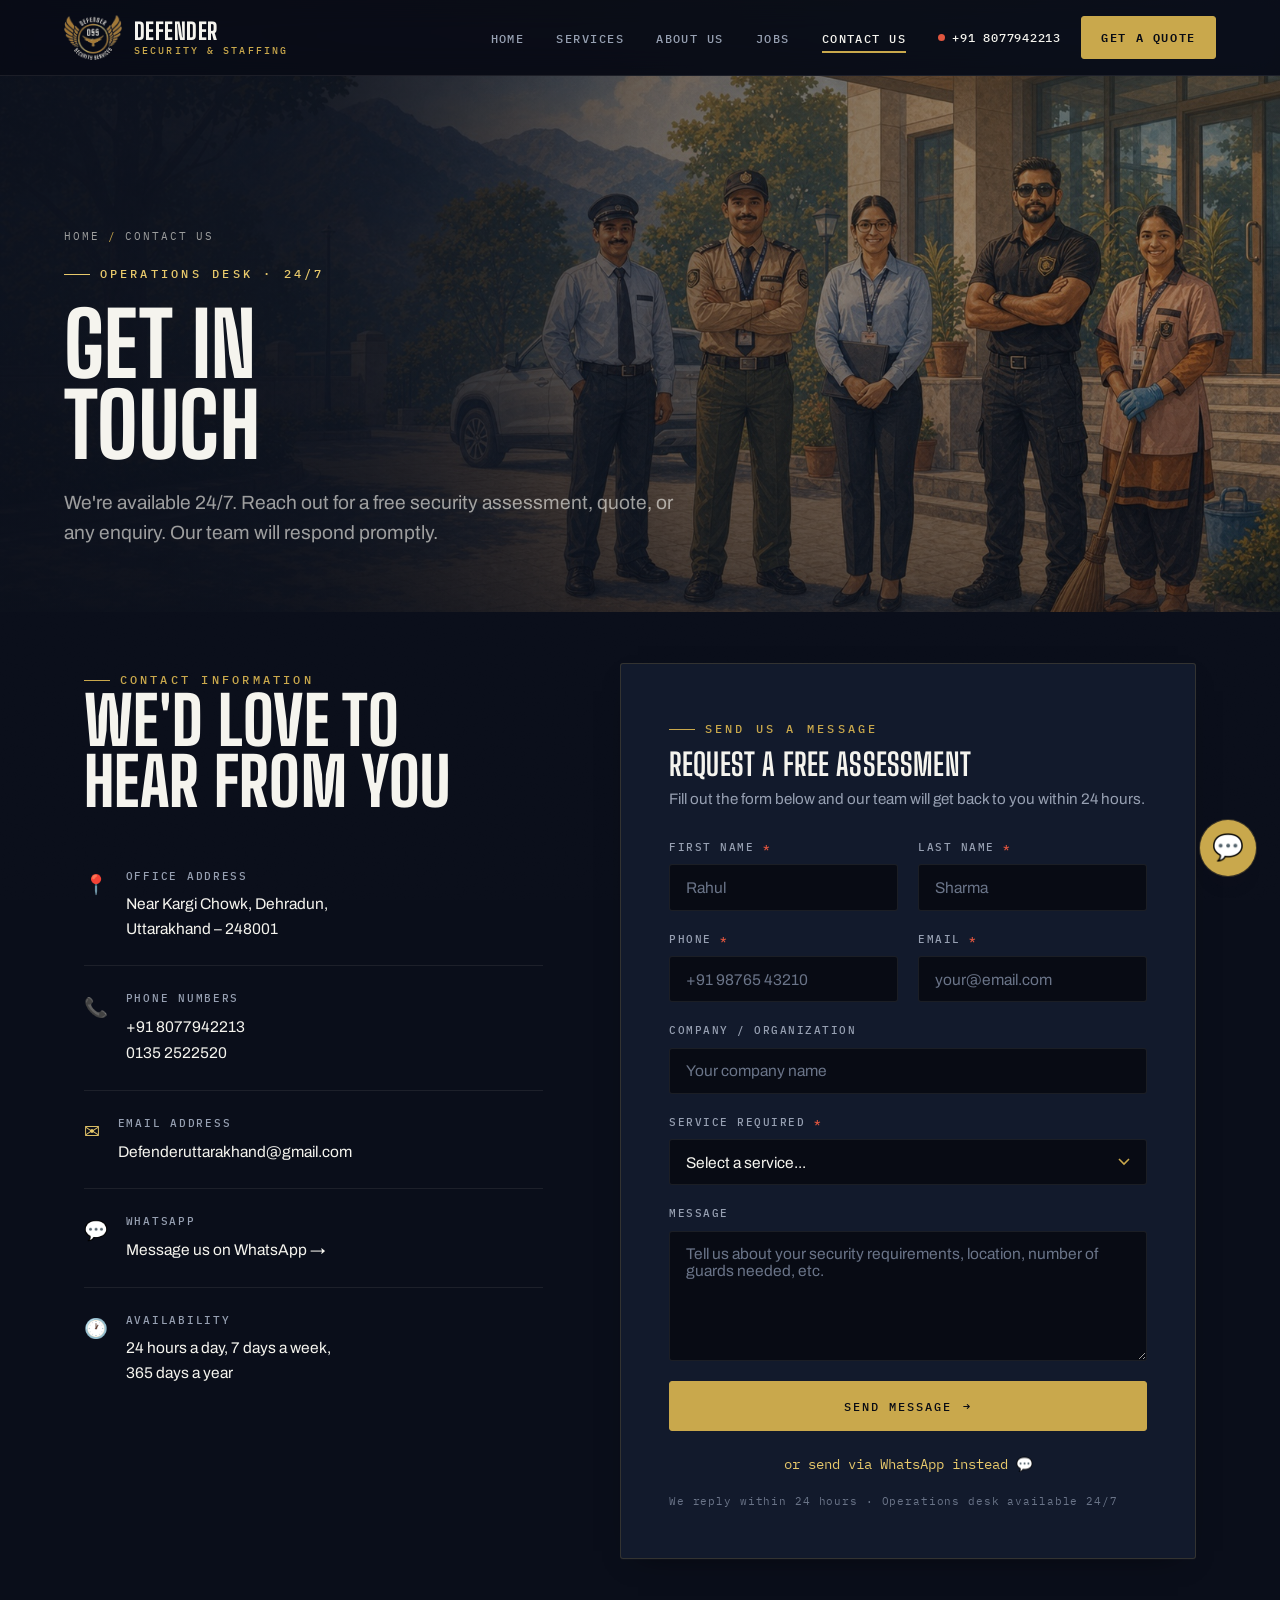
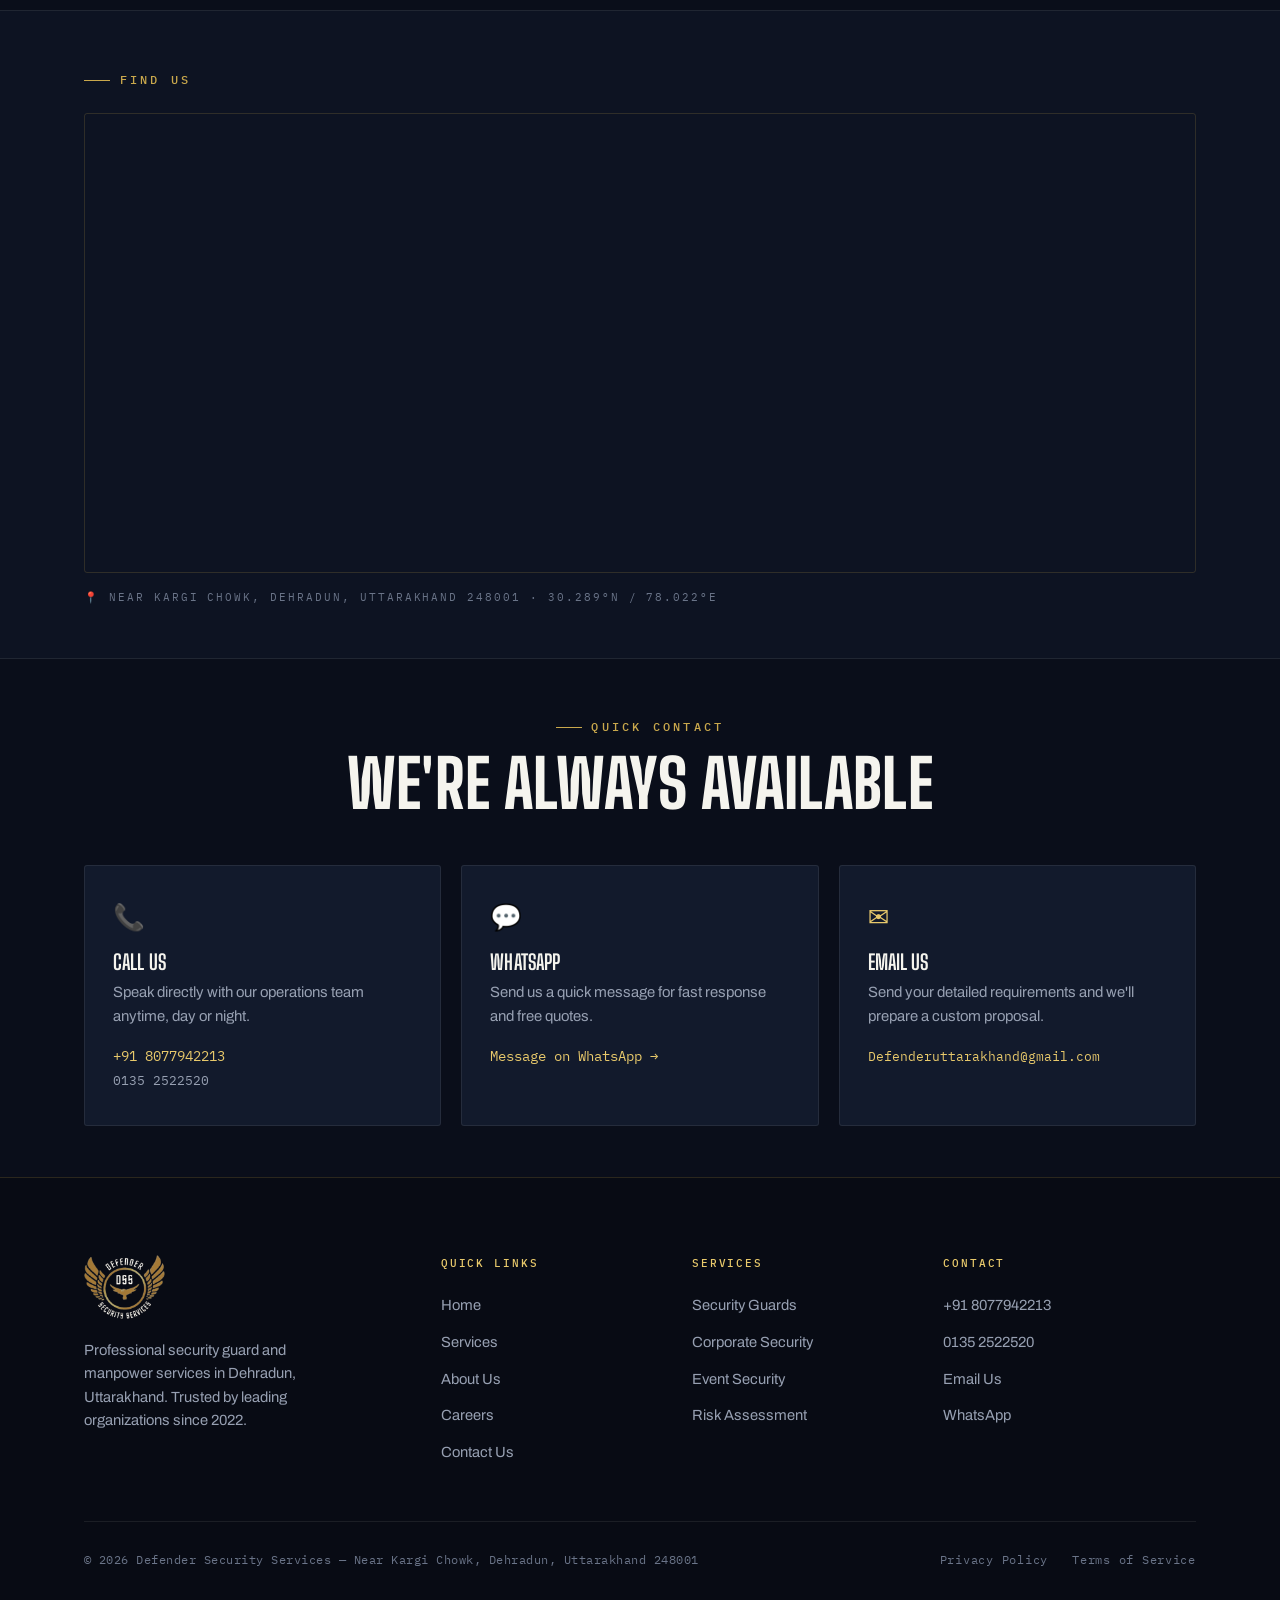
<file: contact.html>
<!DOCTYPE html>
<html lang="en">
<head>
  <meta charset="UTF-8"/>
  <meta name="viewport" content="width=device-width, initial-scale=1.0"/>
  <title>Contact Us | Defender Security Services – Dehradun</title>
  <meta name="description" content="Contact Defender Security Services in Dehradun, Uttarakhand. Call +91 8077942213, WhatsApp, or fill our form for a free security assessment. 24/7 available."/>
  <link rel="canonical" href="https://defendersecurityservices.in/contact.html"/>
  <meta property="og:type" content="website"/>
  <meta property="og:url" content="https://defendersecurityservices.in/contact.html"/>
  <meta property="og:title" content="Contact Defender Security Services"/>
  <meta property="og:description" content="Get in touch for a free security assessment. Call, WhatsApp, or email us — available 24/7."/>
  <meta property="og:image" content="https://defendersecurityservices.in/assets/logo-512.png"/>
  <meta name="twitter:card" content="summary_large_image"/>
  <meta name="twitter:title" content="Contact Defender Security Services"/>
  <meta name="twitter:description" content="Get in touch for a free security assessment. Available 24/7."/>
  <meta name="twitter:image" content="https://defendersecurityservices.in/assets/logo-512.png"/>

  <link rel="preconnect" href="https://fonts.googleapis.com">
  <link rel="preconnect" href="https://fonts.gstatic.com" crossorigin>
  <link rel="icon" type="image/png" href="assets/favicon.png">
  <link rel="apple-touch-icon" href="assets/apple-touch-icon.png">
  <link rel="manifest" href="site.webmanifest">
  <meta name="theme-color" content="#0a0e1a">
  <link rel="preload" as="image" href="assets/hero-contact-staff.jpg" fetchpriority="high">
  <link href="https://fonts.googleapis.com/css2?family=Big+Shoulders+Display:wght@500;600;700;800;900&family=Archivo:wght@400;500;600;700&family=IBM+Plex+Mono:wght@400;500&display=swap" rel="stylesheet">
  <link rel="stylesheet" href="assets/css/defender.css">
</head>
<body>
<a href="#main-content" class="skip-link">Skip to main content</a>

<!-- NAV -->
<nav id="siteNav">
  <a href="index.html" class="nav-logo">
    <img src="assets/logo-dark.png" width="252" height="200" alt="Defender Security Services Logo">
    <span class="brand-wordmark"><strong>Defender</strong><span>Security &amp; Staffing</span></span>
  </a>
  <ul class="nav-links">
    <li><a href="index.html">Home</a></li>
    <li><a href="services.html">Services</a></li>
    <li><a href="about.html">About Us</a></li>
    <li><a href="jobs.html">Jobs</a></li>
    <li><a href="contact.html" class="active">Contact Us</a></li>
  </ul>
  <div class="nav-actions">
    <a href="tel:+918077942213" class="nav-phone"><span class="dot"></span>+91 8077942213</a>
    <a href="contact.html" class="btn-contact">Get a Quote</a>
  </div>
  <button type="button" class="nav-hamburger" aria-label="Toggle navigation menu" aria-controls="mobileMenu" aria-expanded="false">
    <span></span><span></span><span></span>
  </button>
</nav>
<div class="mobile-menu" id="mobileMenu">
  <a href="index.html">Home</a>
  <a href="services.html">Services</a>
  <a href="about.html">About Us</a>
  <a href="jobs.html">Jobs</a>
  <a href="contact.html">Contact Us</a>
  <a href="tel:+918077942213">📞 +91 8077942213</a>
</div>

<main id="main-content">
<!-- PAGE HERO -->
<section class="page-hero">
  <div class="page-hero-media"><img src="assets/hero-contact-staff.jpg" width="1672" height="941" alt="" aria-hidden="true"></div>
  <div class="container">
    <div class="breadcrumb"><a href="index.html">Home</a><span class="sep">/</span><span>Contact Us</span></div>
    <p class="eyebrow is-light" style="margin-top:1.25rem;">Operations Desk · 24/7</p>
    <h1>Get In<br>Touch</h1>
    <p class="lede">We're available 24/7. Reach out for a free security assessment, quote, or any enquiry. Our team will respond promptly.</p>
  </div>
</section>

<!-- CONTACT MAIN -->
<section class="section">
  <div class="container">
    <div class="split" style="align-items:start;">
      <!-- INFO -->
      <div class="reveal">
        <p class="eyebrow">Contact Information</p>
        <h2>We'd Love to<br>Hear From You</h2>
        <div class="detail-list" style="margin-top:2rem;">
          <div class="detail-row"><div class="ico">📍</div><div><h4>Office Address</h4><p>Near Kargi Chowk, Dehradun,<br>Uttarakhand – 248001</p></div></div>
          <div class="detail-row"><div class="ico">📞</div><div><h4>Phone Numbers</h4><a href="tel:+918077942213">+91 8077942213</a><br><a href="tel:+911352522520">0135 2522520</a></div></div>
          <div class="detail-row"><div class="ico">✉️</div><div><h4>Email Address</h4><a href="mailto:Defenderuttarakhand@gmail.com">Defenderuttarakhand@gmail.com</a></div></div>
          <div class="detail-row"><div class="ico">💬</div><div><h4>WhatsApp</h4><a href="https://wa.me/918077942213" target="_blank" rel="noopener noreferrer">Message us on WhatsApp →</a></div></div>
          <div class="detail-row"><div class="ico">🕐</div><div><h4>Availability</h4><p>24 hours a day, 7 days a week,<br>365 days a year</p></div></div>
        </div>
      </div>

      <!-- FORM -->
      <form class="form-card reveal" id="contactForm" action="https://formsubmit.co/Defenderuttarakhand@gmail.com" method="post">
        <input type="hidden" name="_subject" value="New enquiry from Defender Security Services website"/>
        <input type="hidden" name="_template" value="table"/>
        <input type="hidden" name="_captcha" value="true"/>
        <input type="hidden" name="_next" value="https://defendersecurityservices.in/contact.html"/>
        <div aria-hidden="true" style="position:absolute;left:-9999px;">
          <label for="c-website">Website</label>
          <input id="c-website" type="text" name="_honey" tabindex="-1" autocomplete="off">
        </div>
        <p class="eyebrow">Send Us a Message</p>
        <h3 style="margin:0.75rem 0 0.5rem;">Request a Free Assessment</h3>
        <p style="color:var(--muted);font-size:0.95rem;margin-bottom:1.75rem;">Fill out the form below and our team will get back to you within 24 hours.</p>
        <div class="form-grid">
          <div class="field"><label for="c-fname">First Name <span class="req">*</span></label><input id="c-fname" type="text" name="first_name" placeholder="Rahul" required></div>
          <div class="field"><label for="c-lname">Last Name <span class="req">*</span></label><input id="c-lname" type="text" name="last_name" placeholder="Sharma" required></div>
          <div class="field"><label for="c-phone">Phone <span class="req">*</span></label><input id="c-phone" type="tel" name="phone" placeholder="+91 98765 43210" pattern="[0-9+()\-\s]{8,17}" title="Enter a valid phone number (digits, +, spaces only)" required></div>
          <div class="field"><label for="c-email">Email <span class="req">*</span></label><input id="c-email" type="email" name="email" placeholder="your@email.com" required></div>
          <div class="field full"><label for="c-company">Company / Organization</label><input id="c-company" type="text" name="company" placeholder="Your company name"></div>
          <div class="field full">
            <label for="c-service">Service Required <span class="req">*</span></label>
            <select id="c-service" name="service" required aria-label="Select service required">
              <option value="">Select a service...</option>
              <option>Security Guard Services</option>
              <option>Corporate Security</option>
              <option>Event Security</option>
              <option>Risk Assessment</option>
              <option>Manpower Services</option>
              <option>Emergency Response</option>
              <option>Other</option>
            </select>
          </div>
          <div class="field full"><label for="c-message">Message</label><textarea id="c-message" name="message" placeholder="Tell us about your security requirements, location, number of guards needed, etc."></textarea></div>
          <div class="field full"><button type="submit" class="btn btn--block">Send Message <span class="arr">→</span></button></div>
          <div class="field full"><button type="button" id="waSend" style="background:none;border:0;width:100%;text-align:center;color:var(--pine-2);font-family:var(--mono);font-size:0.85rem;cursor:pointer;padding:0.25rem;">or send via WhatsApp instead 💬</button></div>
        </div>
        <div class="form-status" id="formStatus" role="alert"></div>
        <p class="form-note">We reply within 24 hours · Operations desk available 24/7</p>
      </form>
    </div>
  </div>
</section>

<!-- MAP -->
<section class="section--tight band--alt">
  <div class="container">
    <p class="eyebrow">Find Us</p>
    <div class="map-frame reveal" style="height:460px;margin-top:1.5rem;">
      <iframe
        src="https://www.google.com/maps/embed?pb=!1m18!1m12!1m3!1d3449.663869371842!2d78.02160497544668!3d30.28899500694284!2m3!1f0!2f0!3f0!3m2!1i1024!2i768!4f13.1!3m3!1m2!1s0x390929c680105091%3A0xb9c81c3138e01ff0!2sDefender%20security%20services!5e1!3m2!1sen!2sin!4v1772544190840!5m2!1sen!2sin"
        loading="lazy"
        title="Defender Security Services Location - Near Kargi Chowk, Dehradun"></iframe>
    </div>
    <p class="coord" style="margin-top:1rem;">📍 Near Kargi Chowk, Dehradun, Uttarakhand 248001 · 30.289°N / 78.022°E</p>
  </div>
</section>

<!-- QUICK CONTACT -->
<section class="section">
  <div class="container">
    <div class="section-head is-center reveal">
      <p class="eyebrow is-center">Quick Contact</p>
      <h2>We're Always Available</h2>
    </div>
    <div class="tile-grid reveal">
      <div class="tile">
        <span class="ico">📞</span><h3>Call Us</h3>
        <p>Speak directly with our operations team anytime, day or night.</p>
        <p style="margin-top:1rem;"><a href="tel:+918077942213" style="color:var(--pine-2);font-family:var(--mono);font-size:0.85rem;">+91 8077942213</a><br><a href="tel:+911352522520" style="color:var(--muted);font-family:var(--mono);font-size:0.8rem;">0135 2522520</a></p>
      </div>
      <div class="tile">
        <span class="ico">💬</span><h3>WhatsApp</h3>
        <p>Send us a quick message for fast response and free quotes.</p>
        <p style="margin-top:1rem;"><a href="https://wa.me/918077942213" target="_blank" rel="noopener noreferrer" style="color:var(--pine-2);font-family:var(--mono);font-size:0.85rem;">Message on WhatsApp →</a></p>
      </div>
      <div class="tile">
        <span class="ico">✉️</span><h3>Email Us</h3>
        <p>Send your detailed requirements and we'll prepare a custom proposal.</p>
        <p style="margin-top:1rem;"><a href="mailto:Defenderuttarakhand@gmail.com" style="color:var(--pine-2);font-family:var(--mono);font-size:0.8rem;">Defenderuttarakhand@gmail.com</a></p>
      </div>
    </div>
  </div>
</section>
</main>

<!-- FOOTER -->
<footer>
  <div class="container">
    <div class="footer-grid">
      <div class="footer-brand">
        <img src="assets/logo-dark.png" width="252" height="200" alt="Defender Security Services">
        <p>Professional security guard and manpower services in Dehradun, Uttarakhand. Trusted by leading organizations since 2022.</p>
      </div>
      <div class="footer-col"><h4>Quick Links</h4><ul><li><a href="index.html">Home</a></li><li><a href="services.html">Services</a></li><li><a href="about.html">About Us</a></li><li><a href="jobs.html">Careers</a></li><li><a href="contact.html">Contact Us</a></li></ul></div>
      <div class="footer-col"><h4>Services</h4><ul><li><a href="services.html">Security Guards</a></li><li><a href="services.html">Corporate Security</a></li><li><a href="services.html">Event Security</a></li><li><a href="services.html">Risk Assessment</a></li></ul></div>
      <div class="footer-col"><h4>Contact</h4><ul><li><a href="tel:+918077942213">+91 8077942213</a></li><li><a href="tel:+911352522520">0135 2522520</a></li><li><a href="mailto:Defenderuttarakhand@gmail.com">Email Us</a></li><li><a href="https://wa.me/918077942213" rel="noopener noreferrer">WhatsApp</a></li></ul></div>
    </div>
    <div class="footer-bottom">
      <p>© 2026 Defender Security Services — Near Kargi Chowk, Dehradun, Uttarakhand 248001</p>
      <div class="footer-legal"><a href="privacy.html">Privacy Policy</a><a href="terms.html">Terms of Service</a></div>
    </div>
  </div>
</footer>
<a href="https://wa.me/918077942213" class="wa-float" target="_blank" rel="noopener noreferrer" title="Chat on WhatsApp" aria-label="Chat on WhatsApp">💬</a>

<script src="assets/js/defender.js" defer></script>
<script>
  (function () {
    var WHATSAPP_NUMBER = "918077942213";
    var EMAIL_ENDPOINT = "https://formsubmit.co/ajax/Defenderuttarakhand@gmail.com";
    var form = document.getElementById("contactForm");
    var status = document.getElementById("formStatus");
    if (!form) return;

    function whatsAppUrl(d) {
      var fullName = ((d.get("first_name") || "") + " " + (d.get("last_name") || "")).trim();
      var lines = [
        "New website enquiry - Defender Security Services",
        "Name: " + fullName,
        "Phone: " + (d.get("phone") || ""),
        "Email: " + (d.get("email") || ""),
        d.get("company") ? "Company: " + d.get("company") : "",
        "Service required: " + (d.get("service") || ""),
        d.get("message") ? "Message: " + d.get("message") : ""
      ].filter(Boolean);
      return "https://wa.me/" + WHATSAPP_NUMBER + "?text=" + encodeURIComponent(lines.join("\n"));
    }

    function openWhatsApp(d) {
      var url = whatsAppUrl(d);
      var opened = window.open(url, "_blank", "noopener,noreferrer");
      if (!opened) window.location.href = url;
    }

    function finish(msg) {
      if (status) { status.textContent = msg; status.classList.add("success"); }
      form.reset();
    }

    var waBtn = document.getElementById("waSend");
    if (waBtn) waBtn.addEventListener("click", function () {
      if (!form.reportValidity()) return;
      var d = new FormData(form);
      openWhatsApp(d);
      if (window.gtag) window.gtag("event", "contact_whatsapp_send", { service: d.get("service") || "unspecified" });
      finish("✓ Your message is ready in WhatsApp. Press send there and our team will reply within 24 hours.");
    });

    form.addEventListener("submit", function (e) {
      e.preventDefault();
      if (!form.reportValidity()) return;
      var hp = form.querySelector('[name="_honey"]');
      if (hp && hp.value.trim()) { form.reset(); return; }
      var d = new FormData(form);
      var btn = form.querySelector('button[type="submit"]');
      if (btn) btn.disabled = true;
      if (status) { status.textContent = "Sending your message…"; status.classList.remove("success"); }
      var ctrl = window.AbortController ? new AbortController() : null;
      var timer = ctrl ? setTimeout(function () { ctrl.abort(); }, 15000) : null;
      fetch(EMAIL_ENDPOINT, { method: "POST", body: d, headers: { "Accept": "application/json" }, signal: ctrl ? ctrl.signal : undefined })
        .then(function (r) { return r.json(); })
        .then(function (j) {
          if (!(j && (j.success === true || j.success === "true"))) throw new Error("send failed");
          if (window.gtag) window.gtag("event", "contact_form_submit", { service: d.get("service") || "unspecified" });
          finish("✓ Message sent! Our team will reply within 24 hours.");
        })
        .catch(function () {
          openWhatsApp(d);
          if (window.gtag) window.gtag("event", "contact_form_submit_wa_fallback", { service: d.get("service") || "unspecified" });
          finish("✓ Your message is ready in WhatsApp. Press send there and our team will reply within 24 hours.");
        })
        .finally(function () { if (timer) clearTimeout(timer); if (btn) btn.disabled = false; });
    });
  })();
</script>
</body>
</html>
</file>
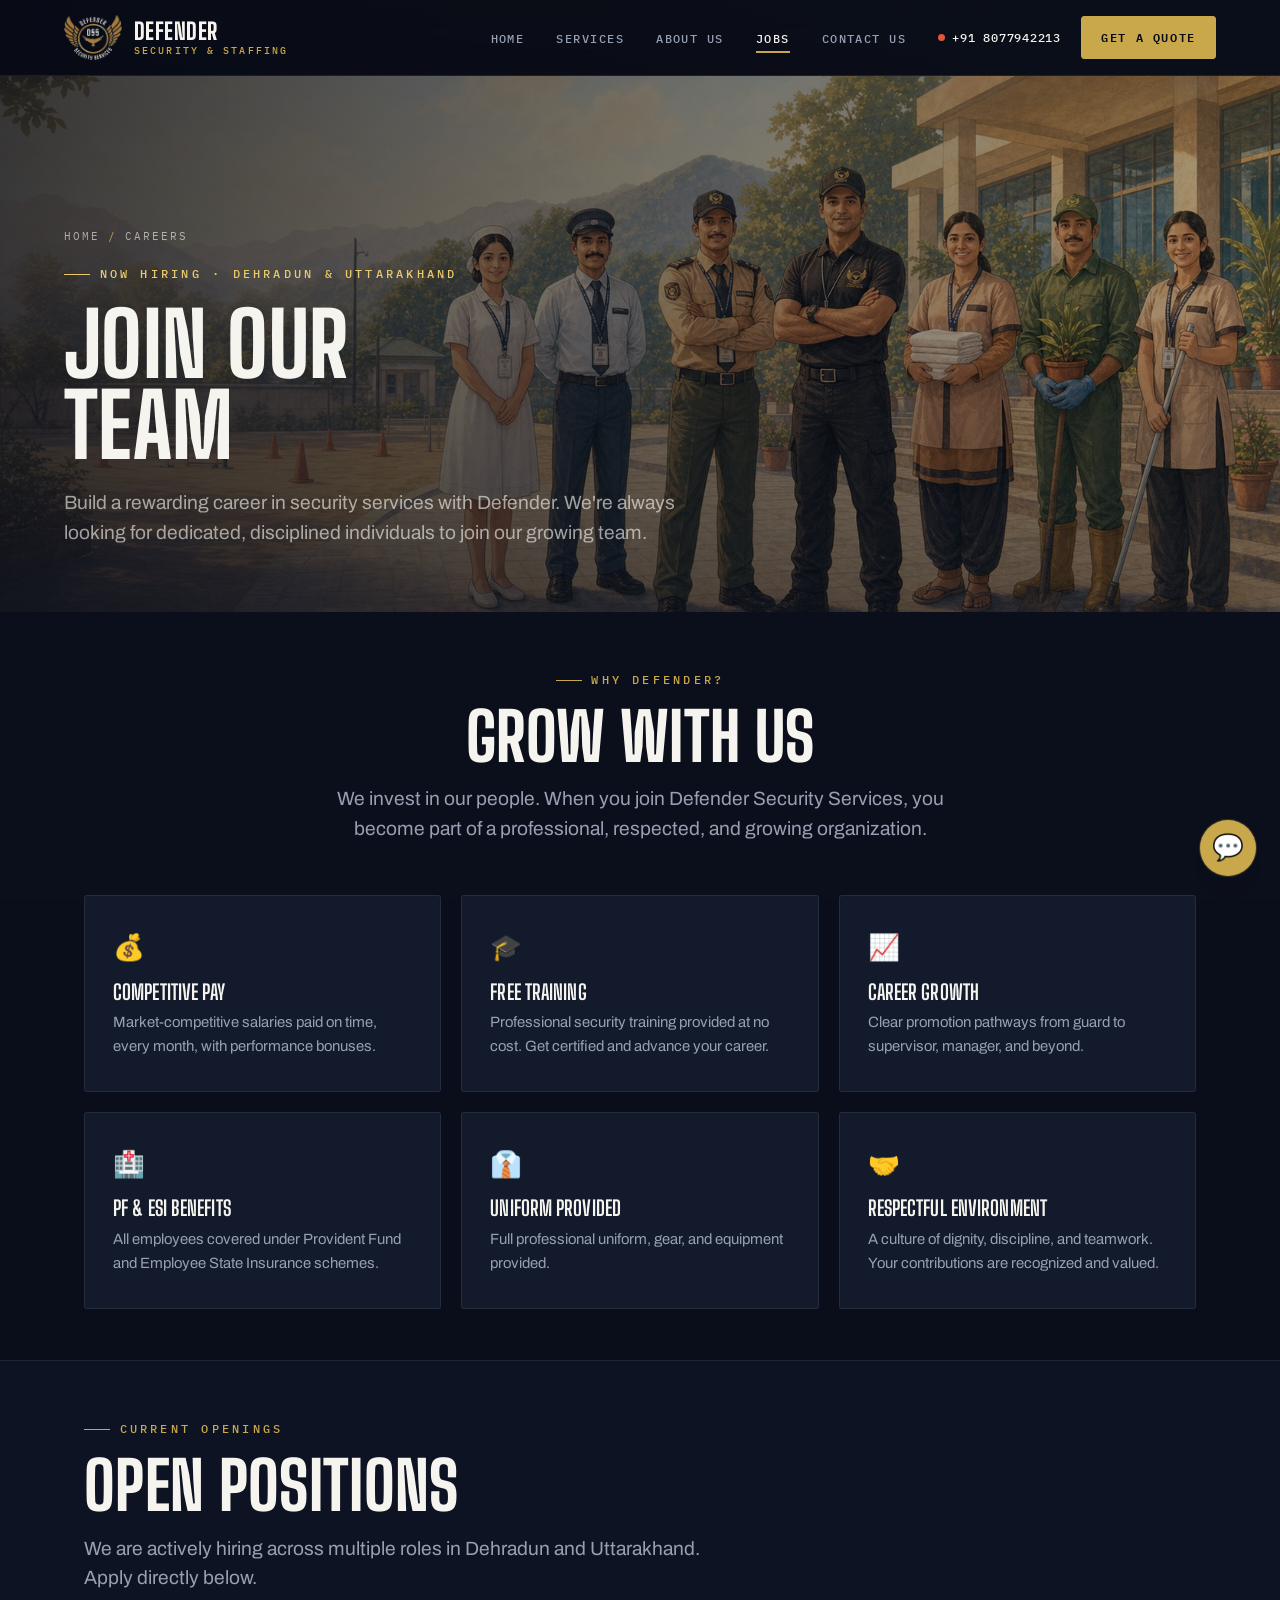
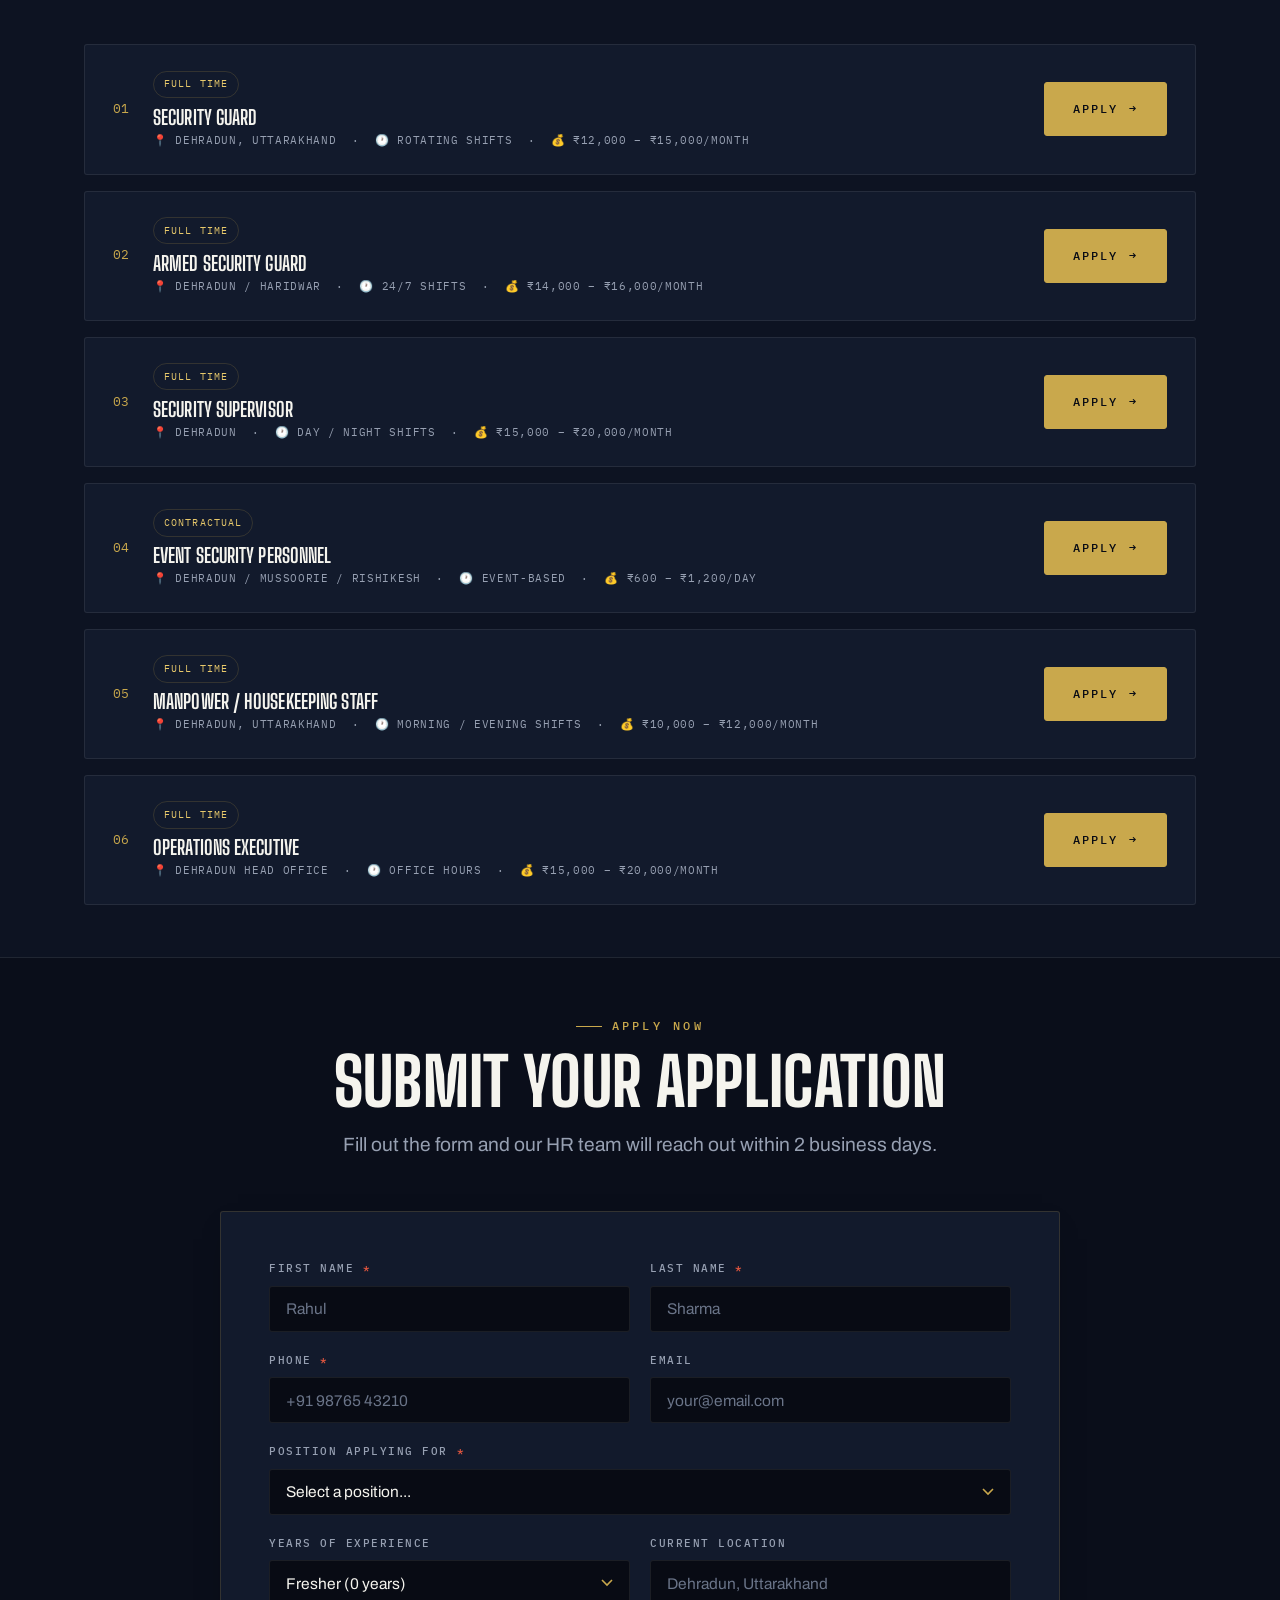
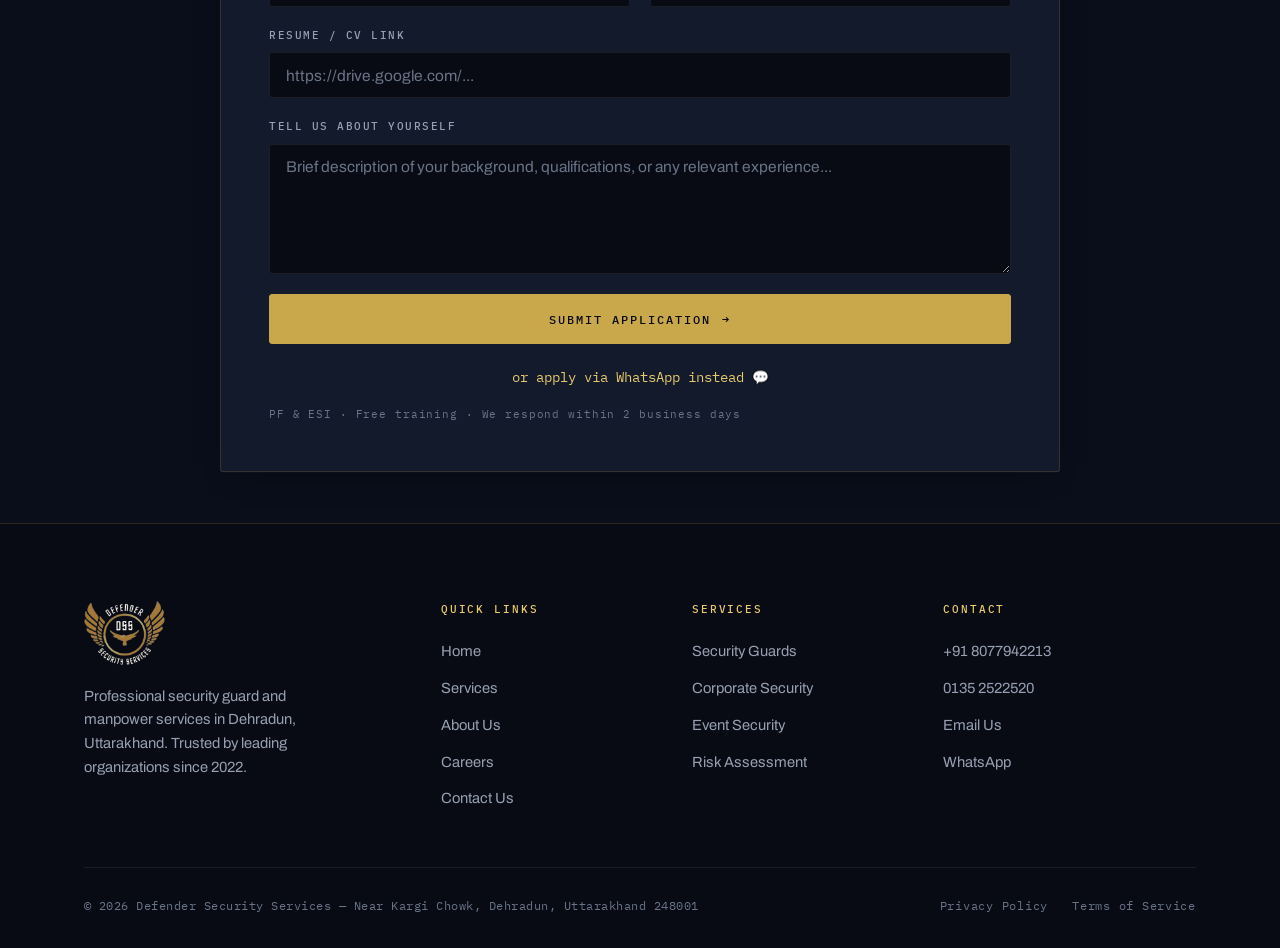
<file: jobs.html>
<!DOCTYPE html>
<html lang="en">
<head>
  <meta charset="UTF-8"/>
  <meta name="viewport" content="width=device-width, initial-scale=1.0"/>
  <title>Careers &amp; Jobs | Defender Security Services – Dehradun</title>
  <meta name="description" content="Join Defender Security Services in Dehradun, Uttarakhand. Hiring security guards, supervisors, event staff, and operations executives. PF, ESI, and free training provided."/>
  <link rel="canonical" href="https://defendersecurityservices.in/jobs.html"/>
  <meta property="og:type" content="website"/>
  <meta property="og:url" content="https://defendersecurityservices.in/jobs.html"/>
  <meta property="og:title" content="Careers | Defender Security Services"/>
  <meta property="og:description" content="Security guard jobs in Dehradun. Competitive pay, PF/ESI, free training. Apply now."/>
  <meta property="og:image" content="https://defendersecurityservices.in/assets/logo-512.png"/>
  <meta name="twitter:card" content="summary_large_image"/>
  <meta name="twitter:title" content="Careers | Defender Security Services"/>
  <meta name="twitter:description" content="Security guard jobs in Dehradun. Competitive pay, PF/ESI, free training."/>
  <meta name="twitter:image" content="https://defendersecurityservices.in/assets/logo-512.png"/>

  <link rel="preconnect" href="https://fonts.googleapis.com">
  <link rel="preconnect" href="https://fonts.gstatic.com" crossorigin>
  <link rel="icon" type="image/png" href="assets/favicon.png">
  <link rel="apple-touch-icon" href="assets/apple-touch-icon.png">
  <link rel="manifest" href="site.webmanifest">
  <meta name="theme-color" content="#0a0e1a">
  <link rel="preload" as="image" href="assets/hero-jobs-staff.jpg" fetchpriority="high">
  <link href="https://fonts.googleapis.com/css2?family=Big+Shoulders+Display:wght@500;600;700;800;900&family=Archivo:wght@400;500;600;700&family=IBM+Plex+Mono:wght@400;500&display=swap" rel="stylesheet">
  <link rel="stylesheet" href="assets/css/defender.css">
</head>
<body>
<a href="#main-content" class="skip-link">Skip to main content</a>

<!-- NAV -->
<nav id="siteNav">
  <a href="index.html" class="nav-logo">
    <img src="assets/logo-dark.png" width="252" height="200" alt="Defender Security Services Logo">
    <span class="brand-wordmark"><strong>Defender</strong><span>Security &amp; Staffing</span></span>
  </a>
  <ul class="nav-links">
    <li><a href="index.html">Home</a></li>
    <li><a href="services.html">Services</a></li>
    <li><a href="about.html">About Us</a></li>
    <li><a href="jobs.html" class="active">Jobs</a></li>
    <li><a href="contact.html">Contact Us</a></li>
  </ul>
  <div class="nav-actions">
    <a href="tel:+918077942213" class="nav-phone"><span class="dot"></span>+91 8077942213</a>
    <a href="contact.html" class="btn-contact">Get a Quote</a>
  </div>
  <button type="button" class="nav-hamburger" aria-label="Toggle navigation menu" aria-controls="mobileMenu" aria-expanded="false">
    <span></span><span></span><span></span>
  </button>
</nav>
<div class="mobile-menu" id="mobileMenu">
  <a href="index.html">Home</a>
  <a href="services.html">Services</a>
  <a href="about.html">About Us</a>
  <a href="jobs.html">Jobs</a>
  <a href="contact.html">Contact Us</a>
  <a href="tel:+918077942213">📞 +91 8077942213</a>
</div>

<main id="main-content">
<!-- PAGE HERO -->
<section class="page-hero">
  <div class="page-hero-media"><img src="assets/hero-jobs-staff.jpg" width="1672" height="941" alt="" aria-hidden="true"></div>
  <div class="container">
    <div class="breadcrumb"><a href="index.html">Home</a><span class="sep">/</span><span>Careers</span></div>
    <p class="eyebrow is-light" style="margin-top:1.25rem;">Now Hiring · Dehradun &amp; Uttarakhand</p>
    <h1>Join Our<br>Team</h1>
    <p class="lede">Build a rewarding career in security services with Defender. We're always looking for dedicated, disciplined individuals to join our growing team.</p>
  </div>
</section>

<!-- WHY JOIN -->
<section class="section">
  <div class="container">
    <div class="section-head is-center reveal">
      <p class="eyebrow is-center">Why Defender?</p>
      <h2>Grow With Us</h2>
      <p class="lede">We invest in our people. When you join Defender Security Services, you become part of a professional, respected, and growing organization.</p>
    </div>
    <div class="tile-grid reveal">
      <div class="tile"><span class="ico">💰</span><h3>Competitive Pay</h3><p>Market-competitive salaries paid on time, every month, with performance bonuses.</p></div>
      <div class="tile"><span class="ico">🎓</span><h3>Free Training</h3><p>Professional security training provided at no cost. Get certified and advance your career.</p></div>
      <div class="tile"><span class="ico">📈</span><h3>Career Growth</h3><p>Clear promotion pathways from guard to supervisor, manager, and beyond.</p></div>
      <div class="tile"><span class="ico">🏥</span><h3>PF &amp; ESI Benefits</h3><p>All employees covered under Provident Fund and Employee State Insurance schemes.</p></div>
      <div class="tile"><span class="ico">👔</span><h3>Uniform Provided</h3><p>Full professional uniform, gear, and equipment provided.</p></div>
      <div class="tile"><span class="ico">🤝</span><h3>Respectful Environment</h3><p>A culture of dignity, discipline, and teamwork. Your contributions are recognized and valued.</p></div>
    </div>
  </div>
</section>

<!-- OPENINGS -->
<section class="section band--alt">
  <div class="container">
    <div class="section-head reveal">
      <p class="eyebrow">Current Openings</p>
      <h2>Open Positions</h2>
      <p class="lede">We are actively hiring across multiple roles in Dehradun and Uttarakhand. Apply directly below.</p>
    </div>
    <div class="job-list reveal">
      <div class="job-row">
        <span class="j-no">01</span>
        <div><span class="tag">Full Time</span><h3>Security Guard</h3><div class="j-meta">📍 Dehradun, Uttarakhand &nbsp;·&nbsp; 🕐 Rotating Shifts &nbsp;·&nbsp; 💰 ₹12,000 – ₹15,000/month</div></div>
        <a href="#apply" class="btn">Apply <span class="arr">→</span></a>
      </div>
      <div class="job-row">
        <span class="j-no">02</span>
        <div><span class="tag">Full Time</span><h3>Armed Security Guard</h3><div class="j-meta">📍 Dehradun / Haridwar &nbsp;·&nbsp; 🕐 24/7 Shifts &nbsp;·&nbsp; 💰 ₹14,000 – ₹16,000/month</div></div>
        <a href="#apply" class="btn">Apply <span class="arr">→</span></a>
      </div>
      <div class="job-row">
        <span class="j-no">03</span>
        <div><span class="tag">Full Time</span><h3>Security Supervisor</h3><div class="j-meta">📍 Dehradun &nbsp;·&nbsp; 🕐 Day / Night Shifts &nbsp;·&nbsp; 💰 ₹15,000 – ₹20,000/month</div></div>
        <a href="#apply" class="btn">Apply <span class="arr">→</span></a>
      </div>
      <div class="job-row">
        <span class="j-no">04</span>
        <div><span class="tag">Contractual</span><h3>Event Security Personnel</h3><div class="j-meta">📍 Dehradun / Mussoorie / Rishikesh &nbsp;·&nbsp; 🕐 Event-Based &nbsp;·&nbsp; 💰 ₹600 – ₹1,200/day</div></div>
        <a href="#apply" class="btn">Apply <span class="arr">→</span></a>
      </div>
      <div class="job-row">
        <span class="j-no">05</span>
        <div><span class="tag">Full Time</span><h3>Manpower / Housekeeping Staff</h3><div class="j-meta">📍 Dehradun, Uttarakhand &nbsp;·&nbsp; 🕐 Morning / Evening Shifts &nbsp;·&nbsp; 💰 ₹10,000 – ₹12,000/month</div></div>
        <a href="#apply" class="btn">Apply <span class="arr">→</span></a>
      </div>
      <div class="job-row">
        <span class="j-no">06</span>
        <div><span class="tag">Full Time</span><h3>Operations Executive</h3><div class="j-meta">📍 Dehradun Head Office &nbsp;·&nbsp; 🕐 Office Hours &nbsp;·&nbsp; 💰 ₹15,000 – ₹20,000/month</div></div>
        <a href="#apply" class="btn">Apply <span class="arr">→</span></a>
      </div>
    </div>
  </div>
</section>

<!-- APPLICATION FORM -->
<section class="section" id="apply">
  <div class="container">
    <div class="section-head is-center reveal">
      <p class="eyebrow is-center">Apply Now</p>
      <h2>Submit Your Application</h2>
      <p class="lede">Fill out the form and our HR team will reach out within 2 business days.</p>
    </div>
    <form class="form-card reveal" id="applyForm" action="https://formsubmit.co/Defenderuttarakhand@gmail.com" method="post" style="max-width:840px;margin-inline:auto;">
      <input type="hidden" name="_subject" value="New job application from Defender Security Services website"/>
      <input type="hidden" name="_template" value="table"/>
      <input type="hidden" name="_captcha" value="true"/>
      <input type="hidden" name="_next" value="https://defendersecurityservices.in/jobs.html"/>
      <div aria-hidden="true" style="position:absolute;left:-9999px;">
        <label for="j-website">Website</label>
        <input id="j-website" type="text" name="_honey" tabindex="-1" autocomplete="off">
      </div>
      <div class="form-grid">
        <div class="field"><label for="j-fname">First Name <span class="req">*</span></label><input id="j-fname" type="text" name="first_name" placeholder="Rahul" required></div>
        <div class="field"><label for="j-lname">Last Name <span class="req">*</span></label><input id="j-lname" type="text" name="last_name" placeholder="Sharma" required></div>
        <div class="field"><label for="j-phone">Phone <span class="req">*</span></label><input id="j-phone" type="tel" name="phone" placeholder="+91 98765 43210" pattern="[0-9+()\-\s]{8,17}" title="Enter a valid phone number (digits, +, spaces only)" required></div>
        <div class="field"><label for="j-email">Email</label><input id="j-email" type="email" name="email" placeholder="your@email.com"></div>
        <div class="field full">
          <label for="j-position">Position Applying For <span class="req">*</span></label>
          <select id="j-position" name="position" required aria-label="Select position applying for">
            <option value="">Select a position...</option>
            <option>Security Guard</option>
            <option>Armed Security Guard</option>
            <option>Security Supervisor</option>
            <option>Event Security Personnel</option>
            <option>Manpower / Housekeeping Staff</option>
            <option>Operations Executive</option>
            <option>Other</option>
          </select>
        </div>
        <div class="field">
          <label for="j-exp">Years of Experience</label>
          <select id="j-exp" name="experience" aria-label="Select years of experience">
            <option>Fresher (0 years)</option>
            <option>1–2 years</option>
            <option>3–5 years</option>
            <option>5+ years</option>
            <option>10+ years</option>
          </select>
        </div>
        <div class="field"><label for="j-location">Current Location</label><input id="j-location" type="text" name="location" placeholder="Dehradun, Uttarakhand"></div>
        <div class="field full"><label for="j-resume">Resume / CV Link</label><input id="j-resume" type="url" name="resume_link" placeholder="https://drive.google.com/..."></div>
        <div class="field full"><label for="j-about">Tell Us About Yourself</label><textarea id="j-about" name="message" placeholder="Brief description of your background, qualifications, or any relevant experience..."></textarea></div>
        <div class="field full"><button type="submit" class="btn btn--block">Submit Application <span class="arr">→</span></button></div>
        <div class="field full"><button type="button" id="waSend" style="background:none;border:0;width:100%;text-align:center;color:var(--pine-2);font-family:var(--mono);font-size:0.85rem;cursor:pointer;padding:0.25rem;">or apply via WhatsApp instead 💬</button></div>
      </div>
      <div class="form-status" id="appStatus" role="alert"></div>
      <p class="form-note">PF &amp; ESI · Free training · We respond within 2 business days</p>
    </form>
  </div>
</section>
</main>

<!-- FOOTER -->
<footer>
  <div class="container">
    <div class="footer-grid">
      <div class="footer-brand">
        <img src="assets/logo-dark.png" width="252" height="200" alt="Defender Security Services">
        <p>Professional security guard and manpower services in Dehradun, Uttarakhand. Trusted by leading organizations since 2022.</p>
      </div>
      <div class="footer-col"><h4>Quick Links</h4><ul><li><a href="index.html">Home</a></li><li><a href="services.html">Services</a></li><li><a href="about.html">About Us</a></li><li><a href="jobs.html">Careers</a></li><li><a href="contact.html">Contact Us</a></li></ul></div>
      <div class="footer-col"><h4>Services</h4><ul><li><a href="services.html">Security Guards</a></li><li><a href="services.html">Corporate Security</a></li><li><a href="services.html">Event Security</a></li><li><a href="services.html">Risk Assessment</a></li></ul></div>
      <div class="footer-col"><h4>Contact</h4><ul><li><a href="tel:+918077942213">+91 8077942213</a></li><li><a href="tel:+911352522520">0135 2522520</a></li><li><a href="mailto:Defenderuttarakhand@gmail.com">Email Us</a></li><li><a href="https://wa.me/918077942213">WhatsApp</a></li></ul></div>
    </div>
    <div class="footer-bottom">
      <p>© 2026 Defender Security Services — Near Kargi Chowk, Dehradun, Uttarakhand 248001</p>
      <div class="footer-legal"><a href="privacy.html">Privacy Policy</a><a href="terms.html">Terms of Service</a></div>
    </div>
  </div>
</footer>
<a href="https://wa.me/918077942213" class="wa-float" target="_blank" rel="noopener noreferrer" title="Chat on WhatsApp" aria-label="Chat on WhatsApp">💬</a>

<script src="assets/js/defender.js" defer></script>
<script>
  (function () {
    var WHATSAPP_NUMBER = "918077942213";
    var EMAIL_ENDPOINT = "https://formsubmit.co/ajax/Defenderuttarakhand@gmail.com";
    var form = document.getElementById("applyForm");
    var status = document.getElementById("appStatus");
    if (!form) return;

    function whatsAppUrl(d) {
      var fullName = ((d.get("first_name") || "") + " " + (d.get("last_name") || "")).trim();
      var lines = [
        "New job application - Defender Security Services",
        "Name: " + fullName,
        "Phone: " + (d.get("phone") || ""),
        d.get("email") ? "Email: " + d.get("email") : "",
        "Position: " + (d.get("position") || ""),
        "Experience: " + (d.get("experience") || ""),
        d.get("location") ? "Current location: " + d.get("location") : "",
        d.get("resume_link") ? "Resume/CV: " + d.get("resume_link") : "",
        d.get("message") ? "Background: " + d.get("message") : ""
      ].filter(Boolean);
      return "https://wa.me/" + WHATSAPP_NUMBER + "?text=" + encodeURIComponent(lines.join("\n"));
    }

    function openWhatsApp(d) {
      var url = whatsAppUrl(d);
      var opened = window.open(url, "_blank", "noopener,noreferrer");
      if (!opened) window.location.href = url;
    }

    function finish(msg) {
      if (status) { status.textContent = msg; status.classList.add("success"); }
      form.reset();
    }

    var waBtn = document.getElementById("waSend");
    if (waBtn) waBtn.addEventListener("click", function () {
      if (!form.reportValidity()) return;
      var d = new FormData(form);
      openWhatsApp(d);
      if (window.gtag) window.gtag("event", "job_application_whatsapp_send", { position: d.get("position") || "unspecified" });
      finish("✓ Your application is ready in WhatsApp. Press send there and our HR team will contact you within 2 business days.");
    });

    form.addEventListener("submit", function (e) {
      e.preventDefault();
      if (!form.reportValidity()) return;
      var hp = form.querySelector('[name="_honey"]');
      if (hp && hp.value.trim()) { form.reset(); return; }
      var d = new FormData(form);
      var btn = form.querySelector('button[type="submit"]');
      if (btn) btn.disabled = true;
      if (status) { status.textContent = "Submitting your application…"; status.classList.remove("success"); }
      var ctrl = window.AbortController ? new AbortController() : null;
      var timer = ctrl ? setTimeout(function () { ctrl.abort(); }, 15000) : null;
      fetch(EMAIL_ENDPOINT, { method: "POST", body: d, headers: { "Accept": "application/json" }, signal: ctrl ? ctrl.signal : undefined })
        .then(function (r) { return r.json(); })
        .then(function (j) {
          if (!(j && (j.success === true || j.success === "true"))) throw new Error("send failed");
          if (window.gtag) window.gtag("event", "job_application_submit", { position: d.get("position") || "unspecified" });
          finish("✓ Application submitted! Our HR team will contact you within 2 business days.");
        })
        .catch(function () {
          openWhatsApp(d);
          if (window.gtag) window.gtag("event", "job_application_submit_wa_fallback", { position: d.get("position") || "unspecified" });
          finish("✓ Your application is ready in WhatsApp. Press send there and our HR team will contact you within 2 business days.");
        })
        .finally(function () { if (timer) clearTimeout(timer); if (btn) btn.disabled = false; });
    });
  })();
</script>
</body>
</html>
</file>
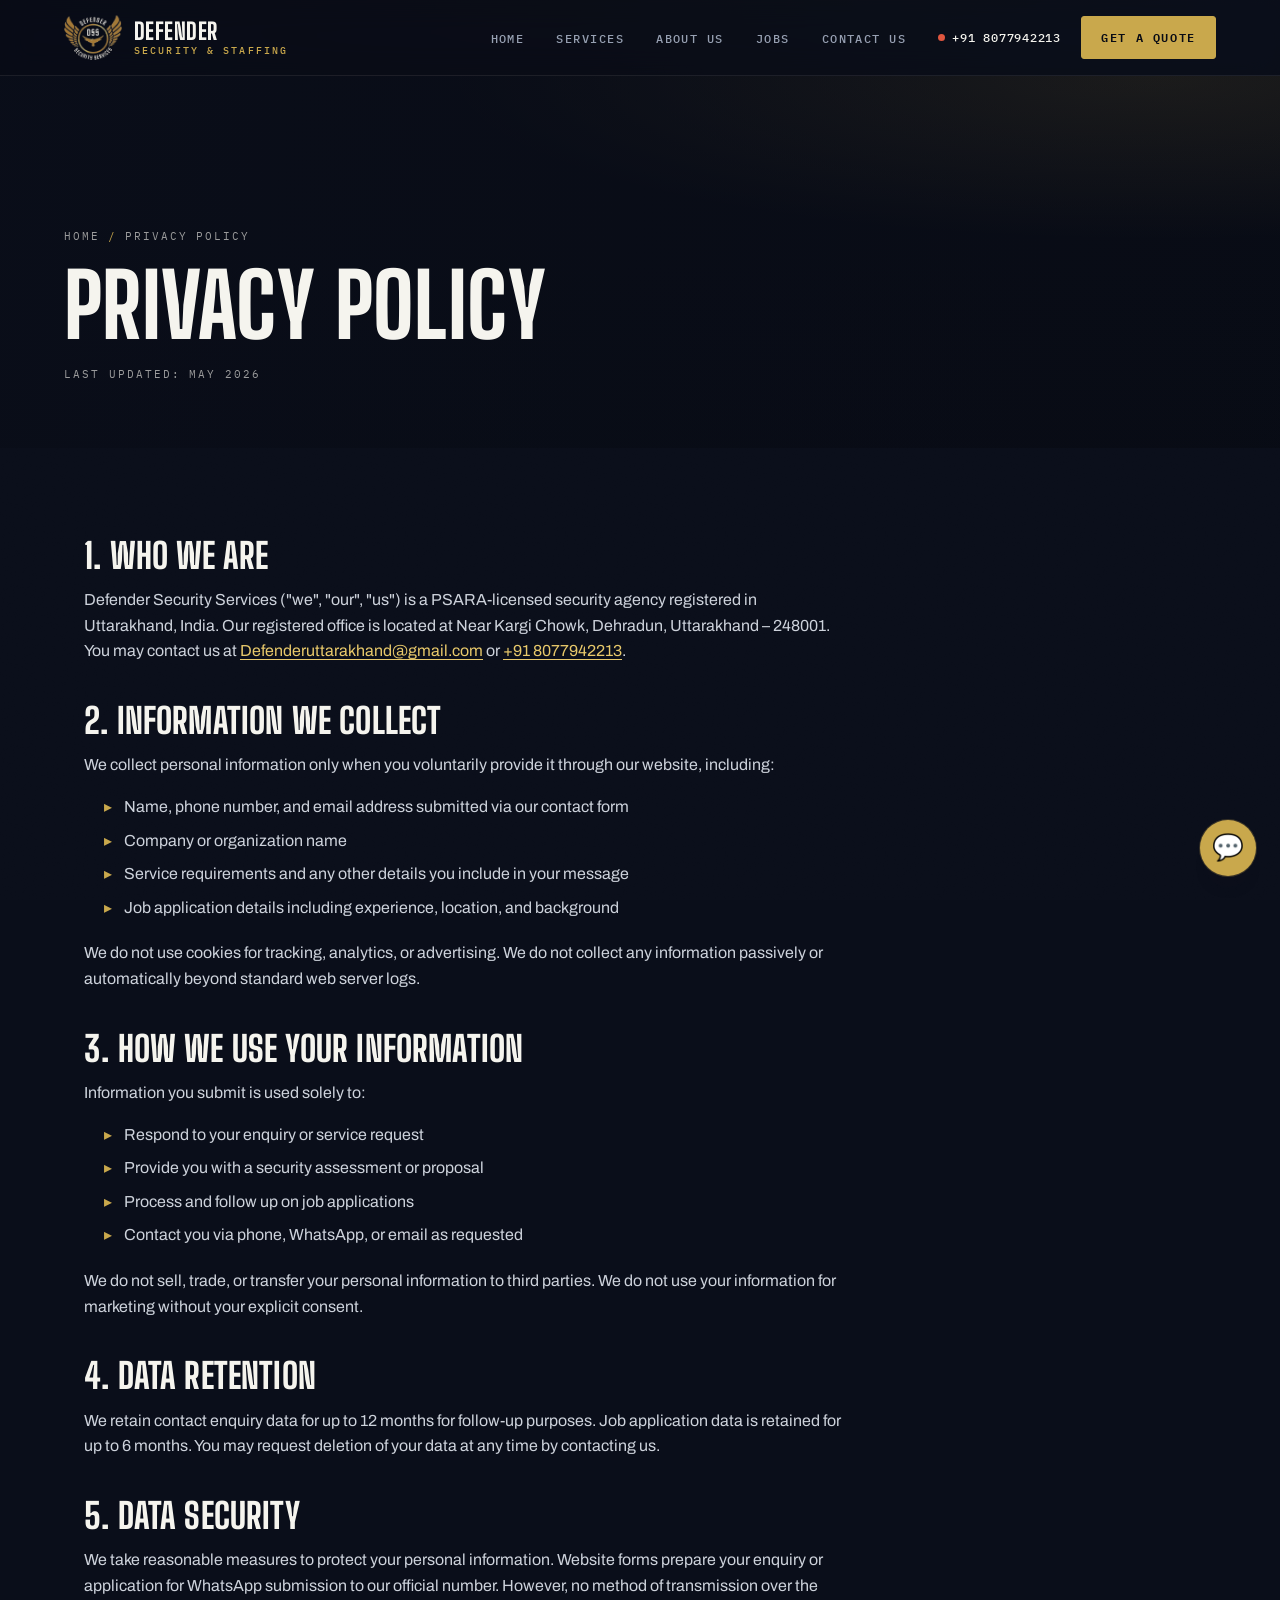
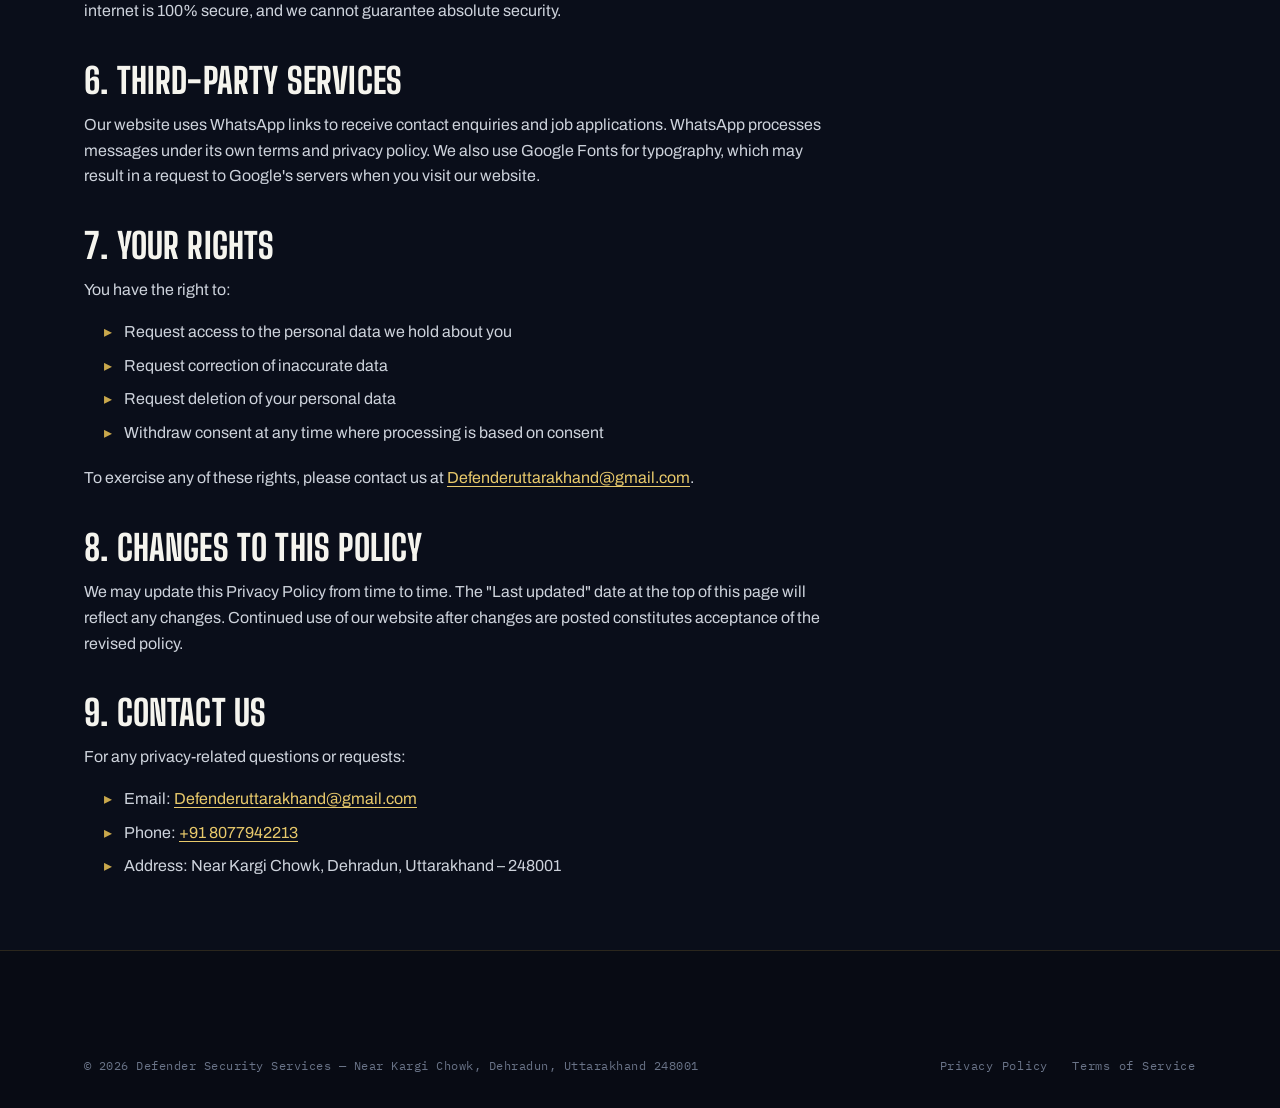
<file: privacy.html>
<!DOCTYPE html>
<html lang="en">
<head>
  <meta charset="UTF-8"/>
  <meta name="viewport" content="width=device-width, initial-scale=1.0"/>
  <title>Privacy Policy | Defender Security Services</title>
  <meta name="description" content="Privacy Policy for Defender Security Services. How we collect, use, and protect your personal information."/>
  <link rel="canonical" href="https://defendersecurityservices.in/privacy.html"/>
  <meta name="robots" content="noindex"/>
  <link rel="preconnect" href="https://fonts.googleapis.com">
  <link rel="preconnect" href="https://fonts.gstatic.com" crossorigin>
  <link rel="icon" type="image/png" href="assets/favicon.png">
  <link rel="apple-touch-icon" href="assets/apple-touch-icon.png">
  <link rel="manifest" href="site.webmanifest">
  <meta name="theme-color" content="#0a0e1a">
  <link href="https://fonts.googleapis.com/css2?family=Big+Shoulders+Display:wght@500;600;700;800;900&family=Archivo:wght@400;500;600;700&family=IBM+Plex+Mono:wght@400;500&display=swap" rel="stylesheet">
  <link rel="stylesheet" href="assets/css/defender.css">
</head>
<body>
<a href="#main-content" class="skip-link">Skip to main content</a>

<!-- NAV -->
<nav id="siteNav">
  <a href="index.html" class="nav-logo">
    <img src="assets/logo-dark.png" width="252" height="200" alt="Defender Security Services Logo">
    <span class="brand-wordmark"><strong>Defender</strong><span>Security &amp; Staffing</span></span>
  </a>
  <ul class="nav-links">
    <li><a href="index.html">Home</a></li>
    <li><a href="services.html">Services</a></li>
    <li><a href="about.html">About Us</a></li>
    <li><a href="jobs.html">Jobs</a></li>
    <li><a href="contact.html">Contact Us</a></li>
  </ul>
  <div class="nav-actions">
    <a href="tel:+918077942213" class="nav-phone"><span class="dot"></span>+91 8077942213</a>
    <a href="contact.html" class="btn-contact">Get a Quote</a>
  </div>
  <button type="button" class="nav-hamburger" aria-label="Toggle navigation menu" aria-controls="mobileMenu" aria-expanded="false">
    <span></span><span></span><span></span>
  </button>
</nav>
<div class="mobile-menu" id="mobileMenu">
  <a href="index.html">Home</a>
  <a href="services.html">Services</a>
  <a href="about.html">About Us</a>
  <a href="jobs.html">Jobs</a>
  <a href="contact.html">Contact Us</a>
  <a href="tel:+918077942213">📞 +91 8077942213</a>
</div>

<main id="main-content">
<!-- PAGE HERO -->
<section class="page-hero">
  <div class="container">
    <div class="breadcrumb"><a href="index.html">Home</a><span class="sep">/</span><span>Privacy Policy</span></div>
    <h1>Privacy Policy</h1>
    <p class="coord" style="margin-top:1.25rem;color:var(--on-dark-muted);">Last updated: May 2026</p>
  </div>
</section>

<!-- LEGAL BODY -->
<section class="section">
  <div class="container">
    <div class="prose reveal">

      <h2>1. Who We Are</h2>
      <p>Defender Security Services ("we", "our", "us") is a PSARA-licensed security agency registered in Uttarakhand, India. Our registered office is located at Near Kargi Chowk, Dehradun, Uttarakhand – 248001. You may contact us at <a href="mailto:Defenderuttarakhand@gmail.com">Defenderuttarakhand@gmail.com</a> or <a href="tel:+918077942213">+91 8077942213</a>.</p>

      <h2>2. Information We Collect</h2>
      <p>We collect personal information only when you voluntarily provide it through our website, including:</p>
      <ul>
        <li>Name, phone number, and email address submitted via our contact form</li>
        <li>Company or organization name</li>
        <li>Service requirements and any other details you include in your message</li>
        <li>Job application details including experience, location, and background</li>
      </ul>
      <p>We do not use cookies for tracking, analytics, or advertising. We do not collect any information passively or automatically beyond standard web server logs.</p>

      <h2>3. How We Use Your Information</h2>
      <p>Information you submit is used solely to:</p>
      <ul>
        <li>Respond to your enquiry or service request</li>
        <li>Provide you with a security assessment or proposal</li>
        <li>Process and follow up on job applications</li>
        <li>Contact you via phone, WhatsApp, or email as requested</li>
      </ul>
      <p>We do not sell, trade, or transfer your personal information to third parties. We do not use your information for marketing without your explicit consent.</p>

      <h2>4. Data Retention</h2>
      <p>We retain contact enquiry data for up to 12 months for follow-up purposes. Job application data is retained for up to 6 months. You may request deletion of your data at any time by contacting us.</p>

      <h2>5. Data Security</h2>
      <p>We take reasonable measures to protect your personal information. Website forms prepare your enquiry or application for WhatsApp submission to our official number. However, no method of transmission over the internet is 100% secure, and we cannot guarantee absolute security.</p>

      <h2>6. Third-Party Services</h2>
      <p>Our website uses WhatsApp links to receive contact enquiries and job applications. WhatsApp processes messages under its own terms and privacy policy. We also use Google Fonts for typography, which may result in a request to Google's servers when you visit our website.</p>

      <h2>7. Your Rights</h2>
      <p>You have the right to:</p>
      <ul>
        <li>Request access to the personal data we hold about you</li>
        <li>Request correction of inaccurate data</li>
        <li>Request deletion of your personal data</li>
        <li>Withdraw consent at any time where processing is based on consent</li>
      </ul>
      <p>To exercise any of these rights, please contact us at <a href="mailto:Defenderuttarakhand@gmail.com">Defenderuttarakhand@gmail.com</a>.</p>

      <h2>8. Changes to This Policy</h2>
      <p>We may update this Privacy Policy from time to time. The "Last updated" date at the top of this page will reflect any changes. Continued use of our website after changes are posted constitutes acceptance of the revised policy.</p>

      <h2>9. Contact Us</h2>
      <p>For any privacy-related questions or requests:</p>
      <ul>
        <li>Email: <a href="mailto:Defenderuttarakhand@gmail.com">Defenderuttarakhand@gmail.com</a></li>
        <li>Phone: <a href="tel:+918077942213">+91 8077942213</a></li>
        <li>Address: Near Kargi Chowk, Dehradun, Uttarakhand – 248001</li>
      </ul>

    </div>
  </div>
</section>
</main>

<!-- FOOTER -->
<footer>
  <div class="container">
    <div class="footer-bottom" style="margin-top:0;border-top:0;">
      <p>© 2026 Defender Security Services — Near Kargi Chowk, Dehradun, Uttarakhand 248001</p>
      <div class="footer-legal"><a href="privacy.html">Privacy Policy</a><a href="terms.html">Terms of Service</a></div>
    </div>
  </div>
</footer>
<a href="https://wa.me/918077942213" class="wa-float" target="_blank" rel="noopener noreferrer" title="Chat on WhatsApp" aria-label="Chat on WhatsApp">💬</a>
<script src="assets/js/defender.js" defer></script>
</body>
</html>
</file>
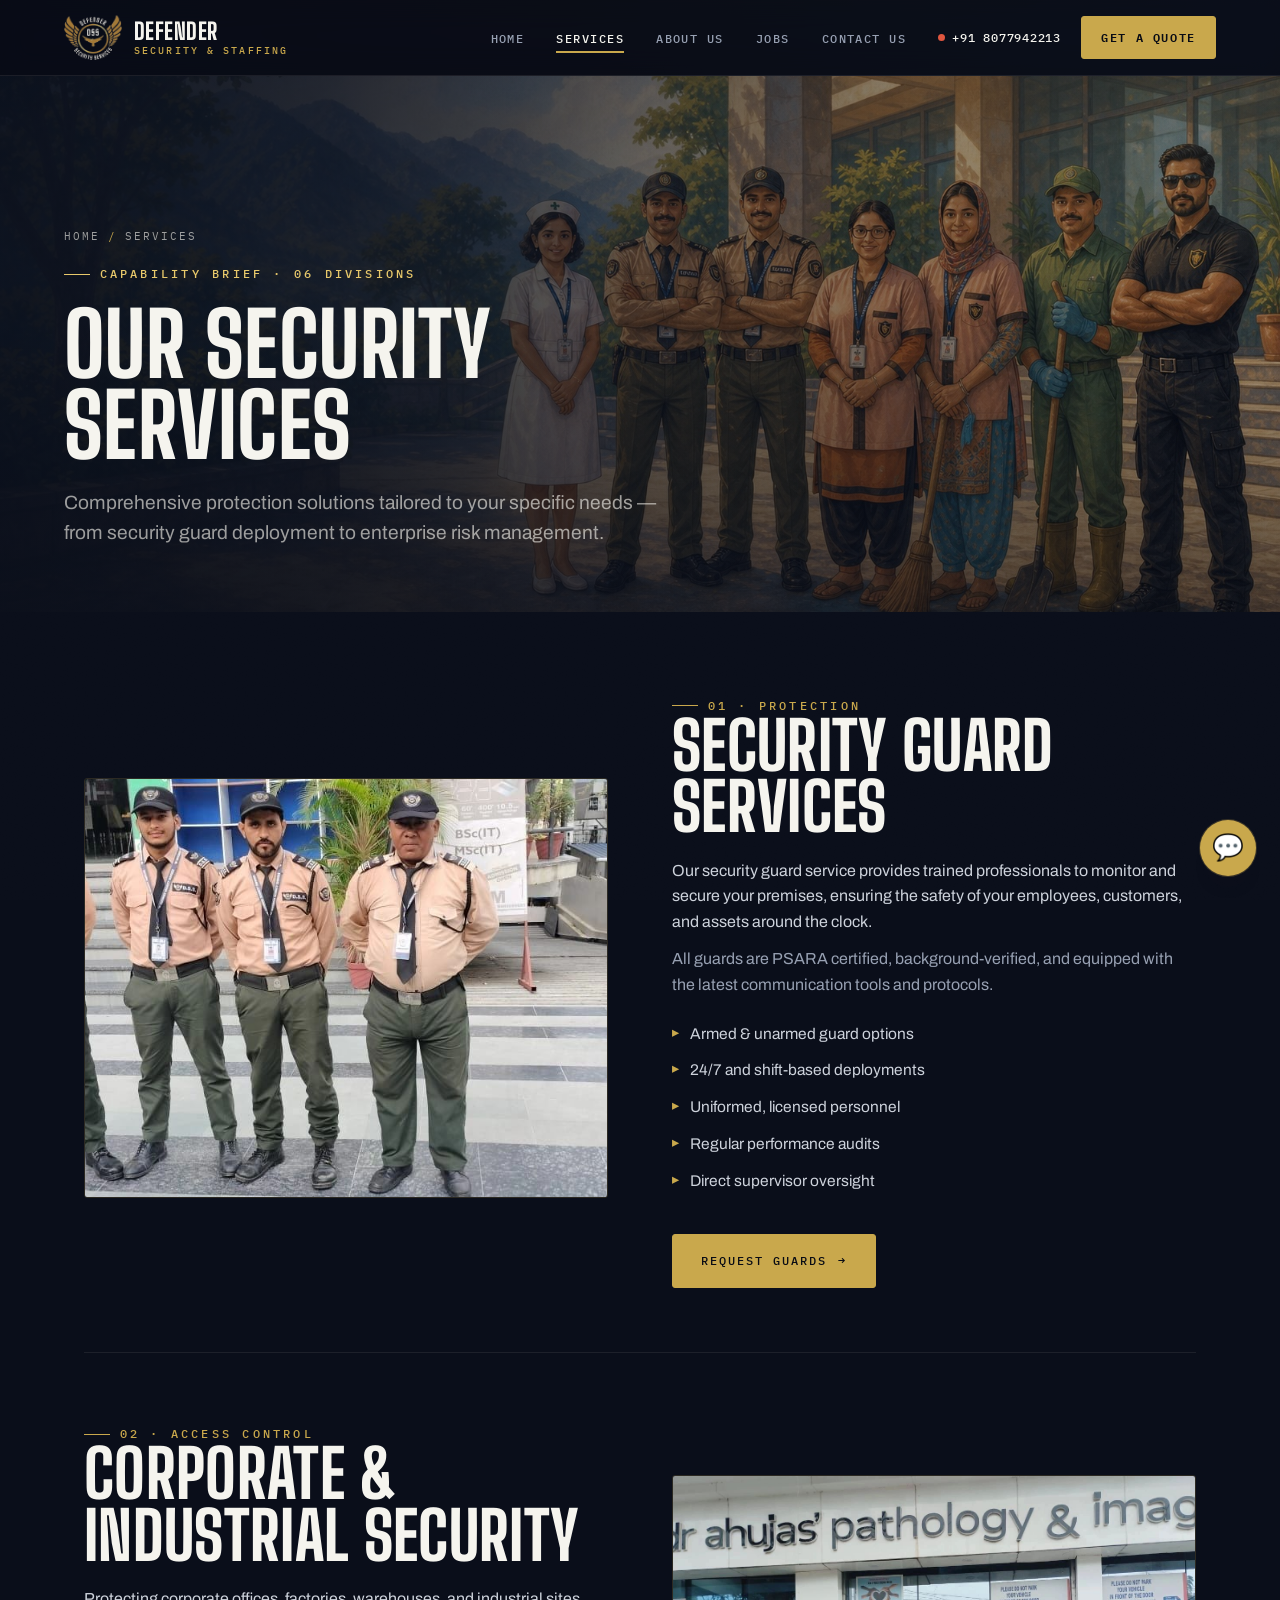
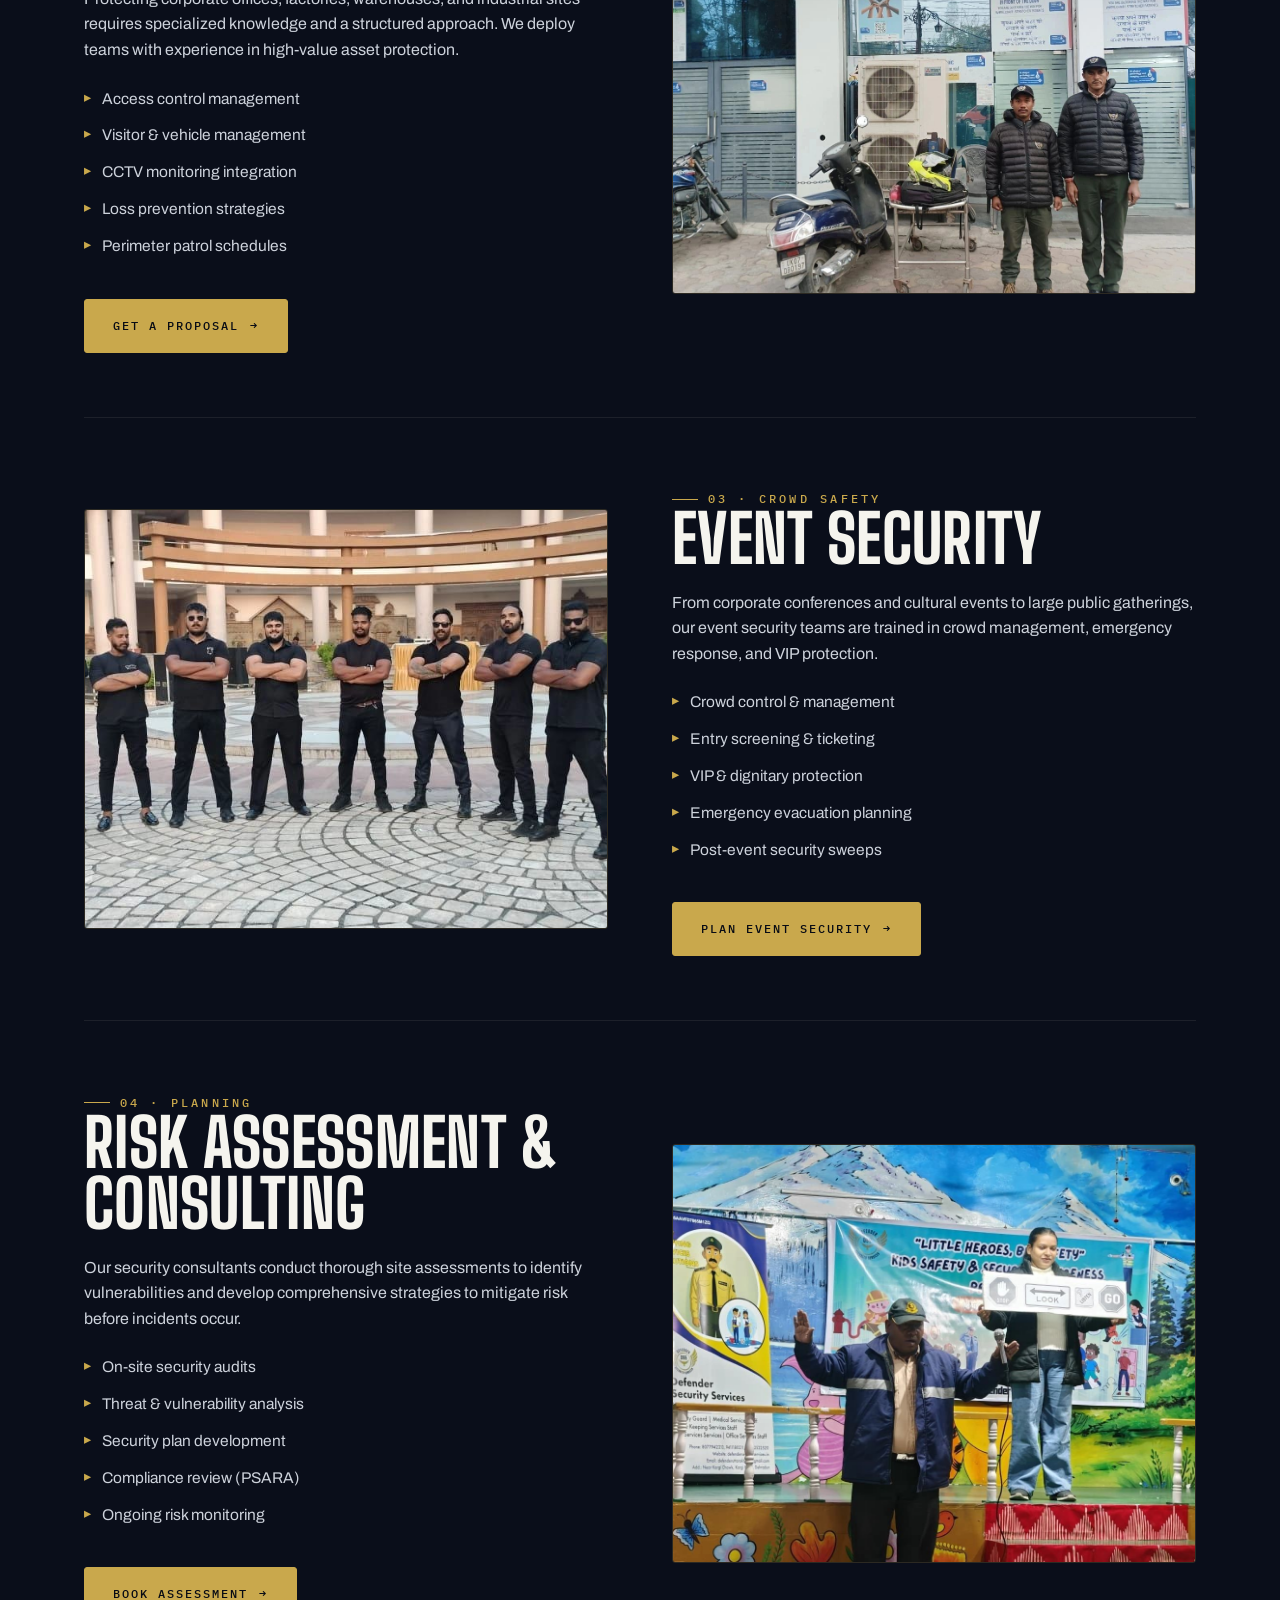
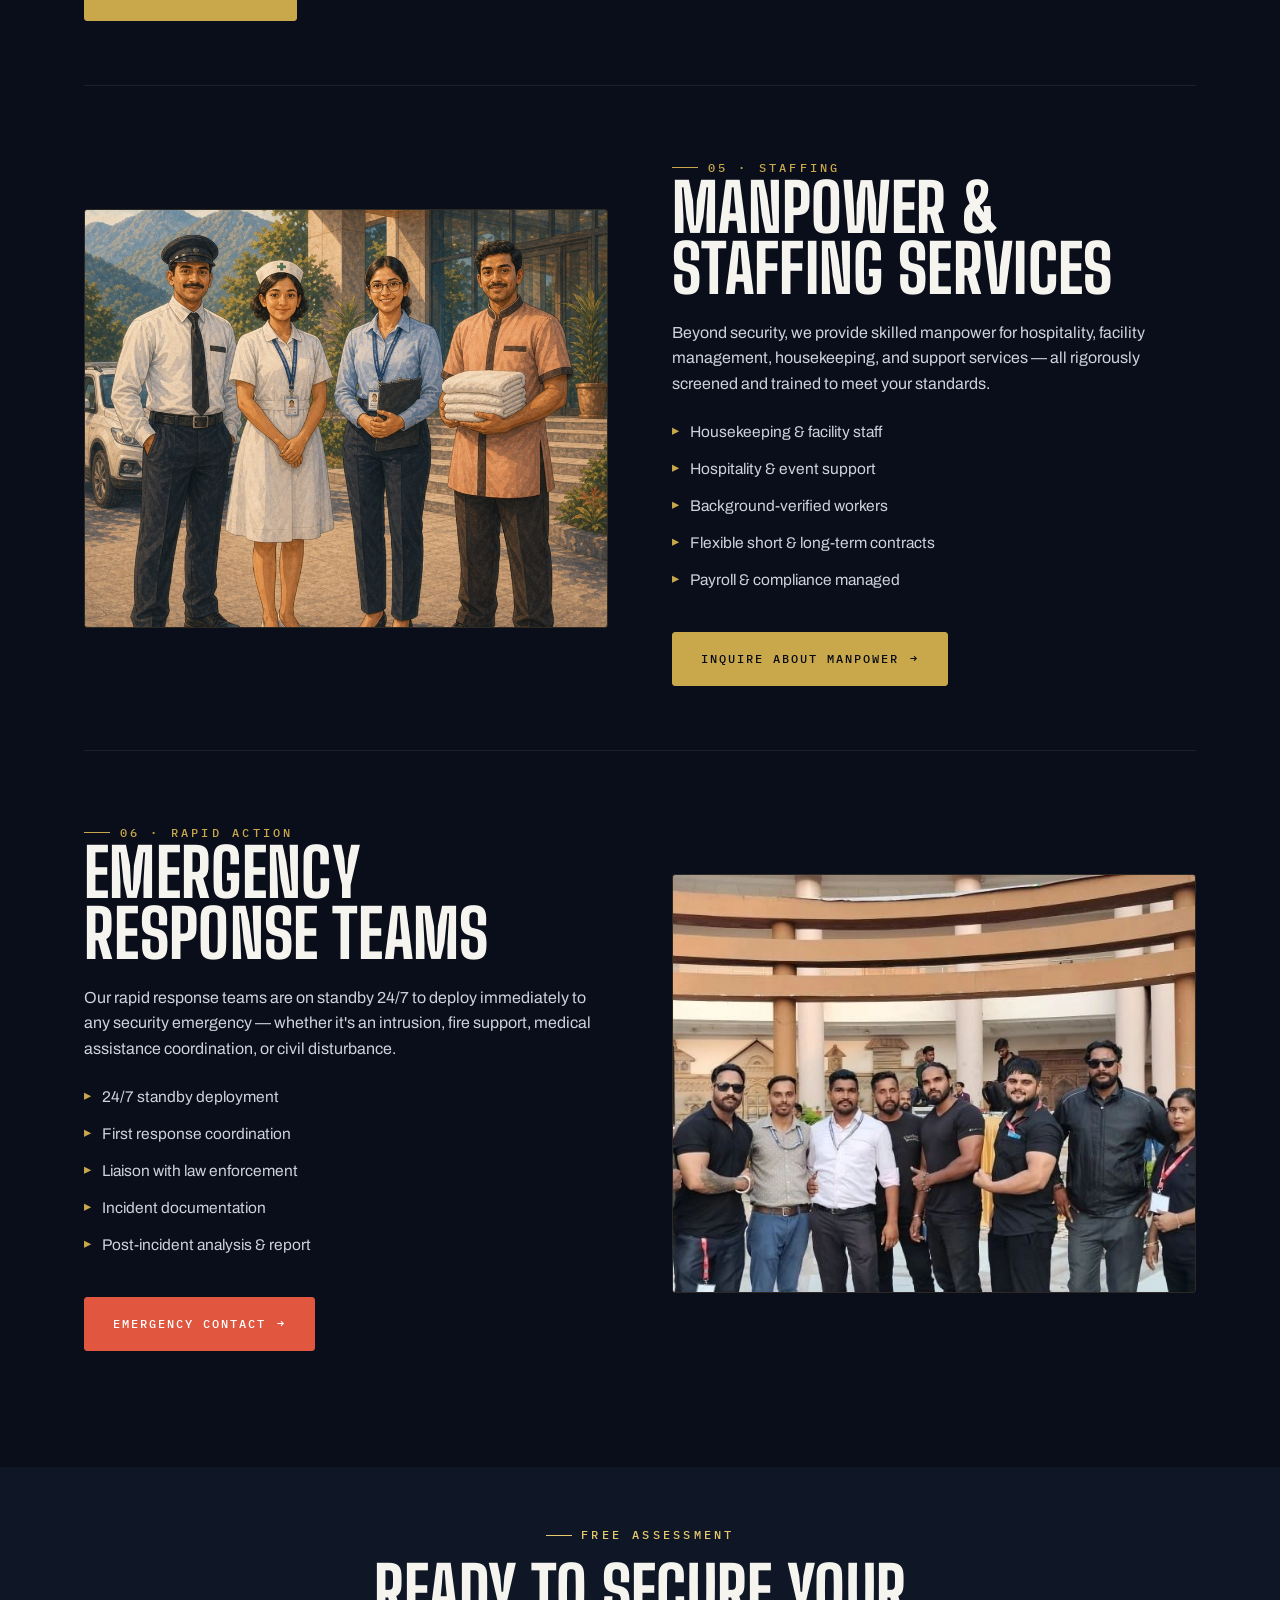
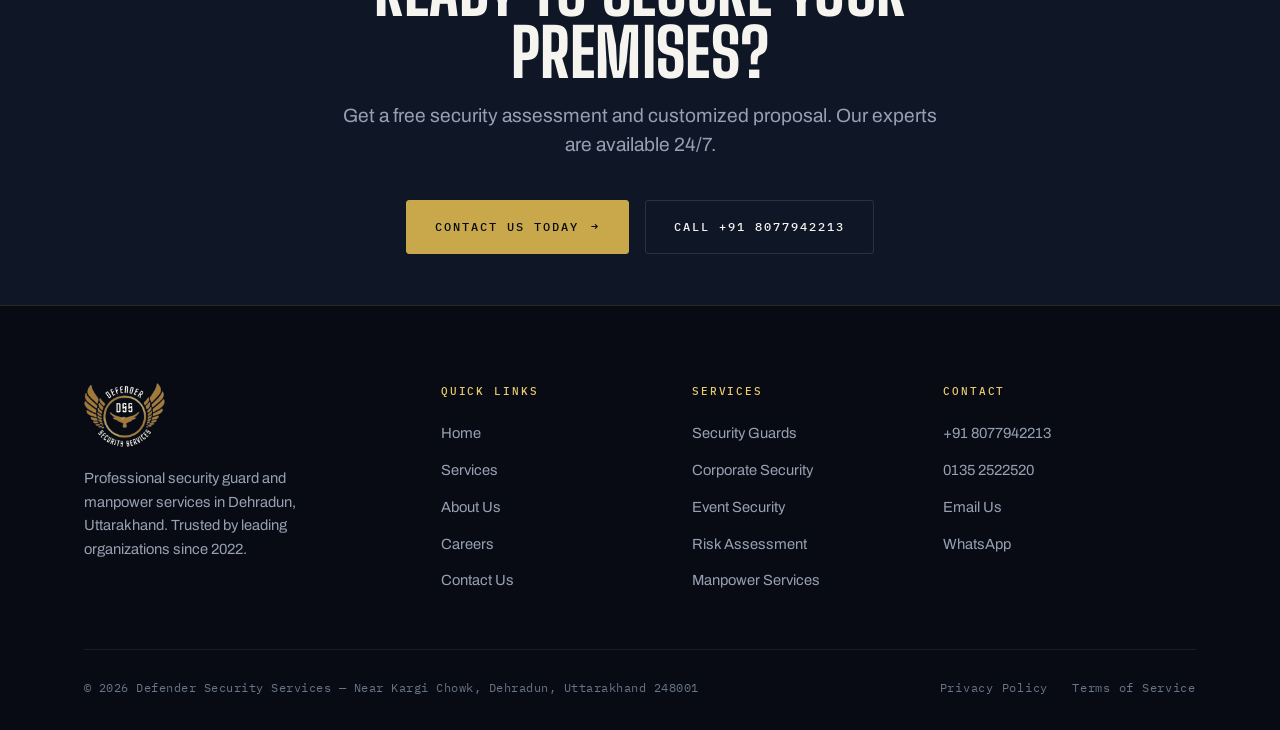
<file: services.html>
<!DOCTYPE html>
<html lang="en">
<head>
  <meta charset="UTF-8" />
  <meta name="viewport" content="width=device-width, initial-scale=1.0"/>
  <title>Security Services | Defender Security Services – Dehradun</title>
  <meta name="description" content="Security guards, corporate security, event security, risk assessment, manpower, and emergency response in Dehradun, Uttarakhand. PSARA licensed. Free assessment."/>
  <link rel="canonical" href="https://defendersecurityservices.in/services.html"/>
  <meta property="og:type" content="website"/>
  <meta property="og:url" content="https://defendersecurityservices.in/services.html"/>
  <meta property="og:title" content="Security Services | Defender Security Services"/>
  <meta property="og:description" content="Comprehensive security and manpower solutions in Uttarakhand. Guards, corporate, event, risk assessment and more."/>
  <meta property="og:image" content="https://defendersecurityservices.in/assets/logo-512.png"/>
  <meta name="twitter:card" content="summary_large_image"/>
  <meta name="twitter:title" content="Security Services | Defender Security Services"/>
  <meta name="twitter:description" content="Comprehensive security and manpower solutions in Uttarakhand."/>
  <meta name="twitter:image" content="https://defendersecurityservices.in/assets/logo-512.png"/>

  <link rel="preconnect" href="https://fonts.googleapis.com">
  <link rel="preconnect" href="https://fonts.gstatic.com" crossorigin>
  <link rel="icon" type="image/png" href="assets/favicon.png">
  <link rel="apple-touch-icon" href="assets/apple-touch-icon.png">
  <link rel="manifest" href="site.webmanifest">
  <meta name="theme-color" content="#0a0e1a">
  <link rel="preload" as="image" href="assets/hero-services-staff.jpg" fetchpriority="high">
  <link href="https://fonts.googleapis.com/css2?family=Big+Shoulders+Display:wght@500;600;700;800;900&family=Archivo:wght@400;500;600;700&family=IBM+Plex+Mono:wght@400;500&display=swap" rel="stylesheet">
  <link rel="stylesheet" href="assets/css/defender.css">
</head>
<body>
<a href="#main-content" class="skip-link">Skip to main content</a>

<!-- NAV -->
<nav id="siteNav">
  <a href="index.html" class="nav-logo">
    <img src="assets/logo-dark.png" width="252" height="200" alt="Defender Security Services Logo">
    <span class="brand-wordmark"><strong>Defender</strong><span>Security &amp; Staffing</span></span>
  </a>
  <ul class="nav-links">
    <li><a href="index.html">Home</a></li>
    <li><a href="services.html" class="active">Services</a></li>
    <li><a href="about.html">About Us</a></li>
    <li><a href="jobs.html">Jobs</a></li>
    <li><a href="contact.html">Contact Us</a></li>
  </ul>
  <div class="nav-actions">
    <a href="tel:+918077942213" class="nav-phone"><span class="dot"></span>+91 8077942213</a>
    <a href="contact.html" class="btn-contact">Get a Quote</a>
  </div>
  <button type="button" class="nav-hamburger" aria-label="Toggle navigation menu" aria-controls="mobileMenu" aria-expanded="false">
    <span></span><span></span><span></span>
  </button>
</nav>
<div class="mobile-menu" id="mobileMenu">
  <a href="index.html">Home</a>
  <a href="services.html">Services</a>
  <a href="about.html">About Us</a>
  <a href="jobs.html">Jobs</a>
  <a href="contact.html">Contact Us</a>
  <a href="tel:+918077942213">📞 +91 8077942213</a>
</div>

<main id="main-content">
<!-- PAGE HERO -->
<section class="page-hero">
  <div class="page-hero-media"><img src="assets/hero-services-staff.jpg" width="1672" height="941" alt="" aria-hidden="true"></div>
  <div class="container">
    <div class="breadcrumb"><a href="index.html">Home</a><span class="sep">/</span><span>Services</span></div>
    <p class="eyebrow is-light" style="margin-top:1.25rem;">Capability Brief · 06 Divisions</p>
    <h1>Our Security<br>Services</h1>
    <p class="lede">Comprehensive protection solutions tailored to your specific needs — from security guard deployment to enterprise risk management.</p>
  </div>
</section>

<!-- SERVICE DETAILS -->
<section class="section">
  <div class="container">

    <!-- 01 -->
    <div class="svc-detail reveal" id="security-guards">
      <div class="svc-detail-media"><img src="assets/gallery/gallery-07.jpeg" width="1156" height="520" alt="Defender Security uniformed guards deployed at a client site" loading="lazy"></div>
      <div class="svc-detail-text">
        <p class="eyebrow">01 · Protection</p>
        <h2>Security Guard Services</h2>
        <p style="margin-top:1.25rem;">Our security guard service provides trained professionals to monitor and secure your premises, ensuring the safety of your employees, customers, and assets around the clock.</p>
        <p style="margin-top:0.75rem;color:var(--muted);">All guards are PSARA certified, background-verified, and equipped with the latest communication tools and protocols.</p>
        <ul class="svc-points">
          <li>Armed &amp; unarmed guard options</li>
          <li>24/7 and shift-based deployments</li>
          <li>Uniformed, licensed personnel</li>
          <li>Regular performance audits</li>
          <li>Direct supervisor oversight</li>
        </ul>
        <div class="btn-row"><a href="contact.html" class="btn">Request Guards <span class="arr">→</span></a></div>
      </div>
    </div>

    <!-- 02 -->
    <div class="svc-detail reveal" id="corporate-security">
      <div class="svc-detail-media"><img src="assets/gallery/gallery-13.jpeg" width="1280" height="963" alt="Defender Security guards deployed outside a client facility" loading="lazy"></div>
      <div class="svc-detail-text">
        <p class="eyebrow">02 · Access Control</p>
        <h2>Corporate &amp; Industrial Security</h2>
        <p style="margin-top:1.25rem;">Protecting corporate offices, factories, warehouses, and industrial sites requires specialized knowledge and a structured approach. We deploy teams with experience in high-value asset protection.</p>
        <ul class="svc-points">
          <li>Access control management</li>
          <li>Visitor &amp; vehicle management</li>
          <li>CCTV monitoring integration</li>
          <li>Loss prevention strategies</li>
          <li>Perimeter patrol schedules</li>
        </ul>
        <div class="btn-row"><a href="contact.html" class="btn">Get a Proposal <span class="arr">→</span></a></div>
      </div>
    </div>

    <!-- 03 -->
    <div class="svc-detail reveal" id="event-security">
      <div class="svc-detail-media"><img src="assets/gallery/gallery-09.jpeg" width="1156" height="520" alt="Defender event security team at an outdoor venue" loading="lazy"></div>
      <div class="svc-detail-text">
        <p class="eyebrow">03 · Crowd Safety</p>
        <h2>Event Security</h2>
        <p style="margin-top:1.25rem;">From corporate conferences and cultural events to large public gatherings, our event security teams are trained in crowd management, emergency response, and VIP protection.</p>
        <ul class="svc-points">
          <li>Crowd control &amp; management</li>
          <li>Entry screening &amp; ticketing</li>
          <li>VIP &amp; dignitary protection</li>
          <li>Emergency evacuation planning</li>
          <li>Post-event security sweeps</li>
        </ul>
        <div class="btn-row"><a href="contact.html" class="btn">Plan Event Security <span class="arr">→</span></a></div>
      </div>
    </div>

    <!-- 04 -->
    <div class="svc-detail reveal" id="risk-assessment">
      <div class="svc-detail-media"><img src="assets/gallery/gallery-03.jpeg" width="1152" height="864" alt="Defender safety awareness and risk training session" loading="lazy"></div>
      <div class="svc-detail-text">
        <p class="eyebrow">04 · Planning</p>
        <h2>Risk Assessment &amp; Consulting</h2>
        <p style="margin-top:1.25rem;">Our security consultants conduct thorough site assessments to identify vulnerabilities and develop comprehensive strategies to mitigate risk before incidents occur.</p>
        <ul class="svc-points">
          <li>On-site security audits</li>
          <li>Threat &amp; vulnerability analysis</li>
          <li>Security plan development</li>
          <li>Compliance review (PSARA)</li>
          <li>Ongoing risk monitoring</li>
        </ul>
        <div class="btn-row"><a href="contact.html" class="btn">Book Assessment <span class="arr">→</span></a></div>
      </div>
    </div>

    <!-- 05 -->
    <div class="svc-detail reveal" id="manpower-services">
      <div class="svc-detail-media"><img src="assets/service-card-manpower.jpg" width="900" height="900" alt="Defender manpower staff including driver, nurse, operations executive, and facility support" loading="lazy"></div>
      <div class="svc-detail-text">
        <p class="eyebrow">05 · Staffing</p>
        <h2>Manpower &amp; Staffing Services</h2>
        <p style="margin-top:1.25rem;">Beyond security, we provide skilled manpower for hospitality, facility management, housekeeping, and support services — all rigorously screened and trained to meet your standards.</p>
        <ul class="svc-points">
          <li>Housekeeping &amp; facility staff</li>
          <li>Hospitality &amp; event support</li>
          <li>Background-verified workers</li>
          <li>Flexible short &amp; long-term contracts</li>
          <li>Payroll &amp; compliance managed</li>
        </ul>
        <div class="btn-row"><a href="contact.html" class="btn">Inquire About Manpower <span class="arr">→</span></a></div>
      </div>
    </div>

    <!-- 06 -->
    <div class="svc-detail reveal" id="emergency-response">
      <div class="svc-detail-media"><img src="assets/gallery/gallery-06.jpeg" width="1156" height="520" alt="Defender rapid response team assembled at an outdoor venue" loading="lazy"></div>
      <div class="svc-detail-text">
        <p class="eyebrow">06 · Rapid Action</p>
        <h2>Emergency Response Teams</h2>
        <p style="margin-top:1.25rem;">Our rapid response teams are on standby 24/7 to deploy immediately to any security emergency — whether it's an intrusion, fire support, medical assistance coordination, or civil disturbance.</p>
        <ul class="svc-points">
          <li>24/7 standby deployment</li>
          <li>First response coordination</li>
          <li>Liaison with law enforcement</li>
          <li>Incident documentation</li>
          <li>Post-incident analysis &amp; report</li>
        </ul>
        <div class="btn-row"><a href="tel:+918077942213" class="btn btn--alert">Emergency Contact <span class="arr">→</span></a></div>
      </div>
    </div>

  </div>
</section>

<!-- CTA BAND -->
<section class="section band--pine">
  <div class="container">
    <div class="section-head is-center reveal" style="margin-bottom:0;">
      <p class="eyebrow is-light is-center">Free Assessment</p>
      <h2>Ready to secure your premises?</h2>
      <p class="lede">Get a free security assessment and customized proposal. Our experts are available 24/7.</p>
      <div class="btn-row" style="justify-content:center;">
        <a href="contact.html" class="btn btn--light">Contact Us Today <span class="arr">→</span></a>
        <a href="tel:+918077942213" class="btn btn--ghost-light">Call +91 8077942213</a>
      </div>
    </div>
  </div>
</section>
</main>

<!-- FOOTER -->
<footer>
  <div class="container">
    <div class="footer-grid">
      <div class="footer-brand">
        <img src="assets/logo-dark.png" width="252" height="200" alt="Defender Security Services">
        <p>Professional security guard and manpower services in Dehradun, Uttarakhand. Trusted by leading organizations since 2022.</p>
      </div>
      <div class="footer-col"><h4>Quick Links</h4><ul><li><a href="index.html">Home</a></li><li><a href="services.html">Services</a></li><li><a href="about.html">About Us</a></li><li><a href="jobs.html">Careers</a></li><li><a href="contact.html">Contact Us</a></li></ul></div>
      <div class="footer-col"><h4>Services</h4><ul><li><a href="services.html">Security Guards</a></li><li><a href="services.html">Corporate Security</a></li><li><a href="services.html">Event Security</a></li><li><a href="services.html">Risk Assessment</a></li><li><a href="services.html">Manpower Services</a></li></ul></div>
      <div class="footer-col"><h4>Contact</h4><ul><li><a href="tel:+918077942213">+91 8077942213</a></li><li><a href="tel:+911352522520">0135 2522520</a></li><li><a href="mailto:Defenderuttarakhand@gmail.com">Email Us</a></li><li><a href="https://wa.me/918077942213">WhatsApp</a></li></ul></div>
    </div>
    <div class="footer-bottom">
      <p>© 2026 Defender Security Services — Near Kargi Chowk, Dehradun, Uttarakhand 248001</p>
      <div class="footer-legal"><a href="privacy.html">Privacy Policy</a><a href="terms.html">Terms of Service</a></div>
    </div>
  </div>
</footer>
<a href="https://wa.me/918077942213" class="wa-float" target="_blank" rel="noopener noreferrer" title="Chat on WhatsApp" aria-label="Chat on WhatsApp">💬</a>
<script src="assets/js/defender.js" defer></script>
</body>
</html>
</file>
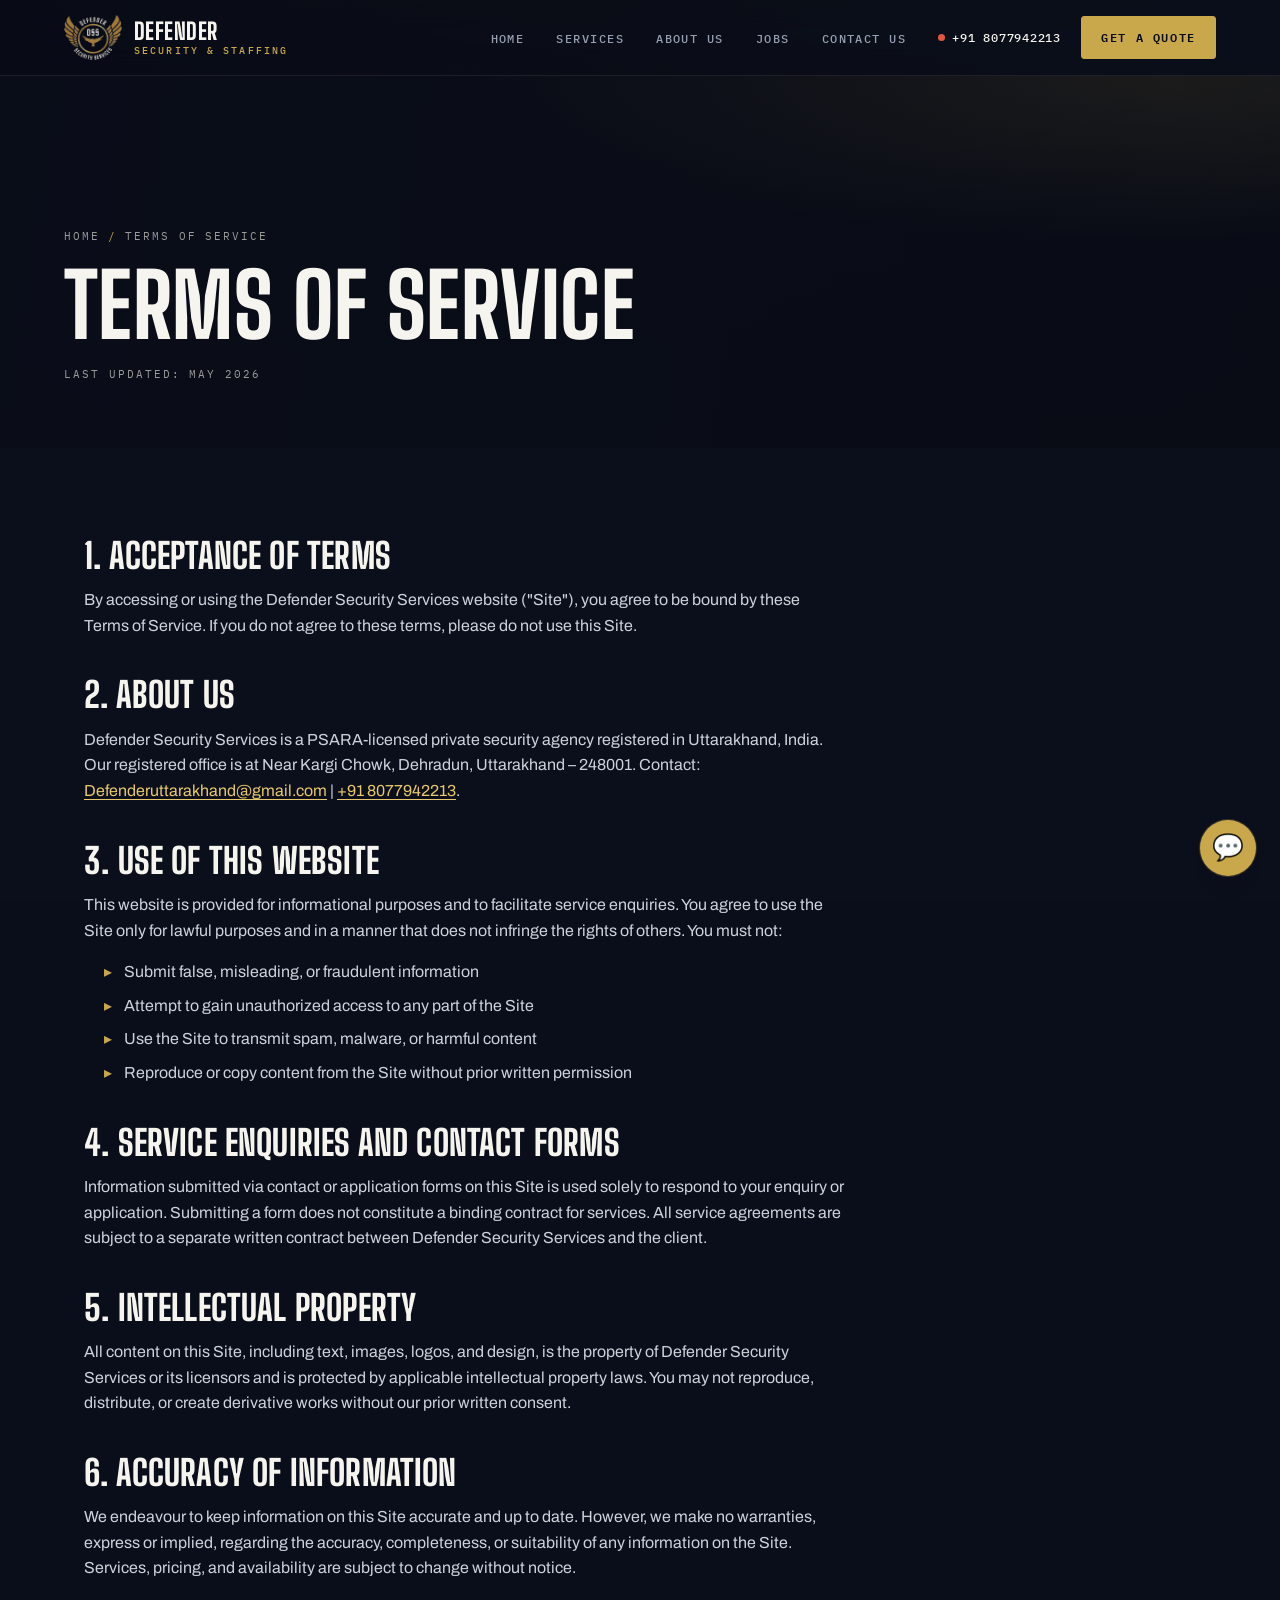
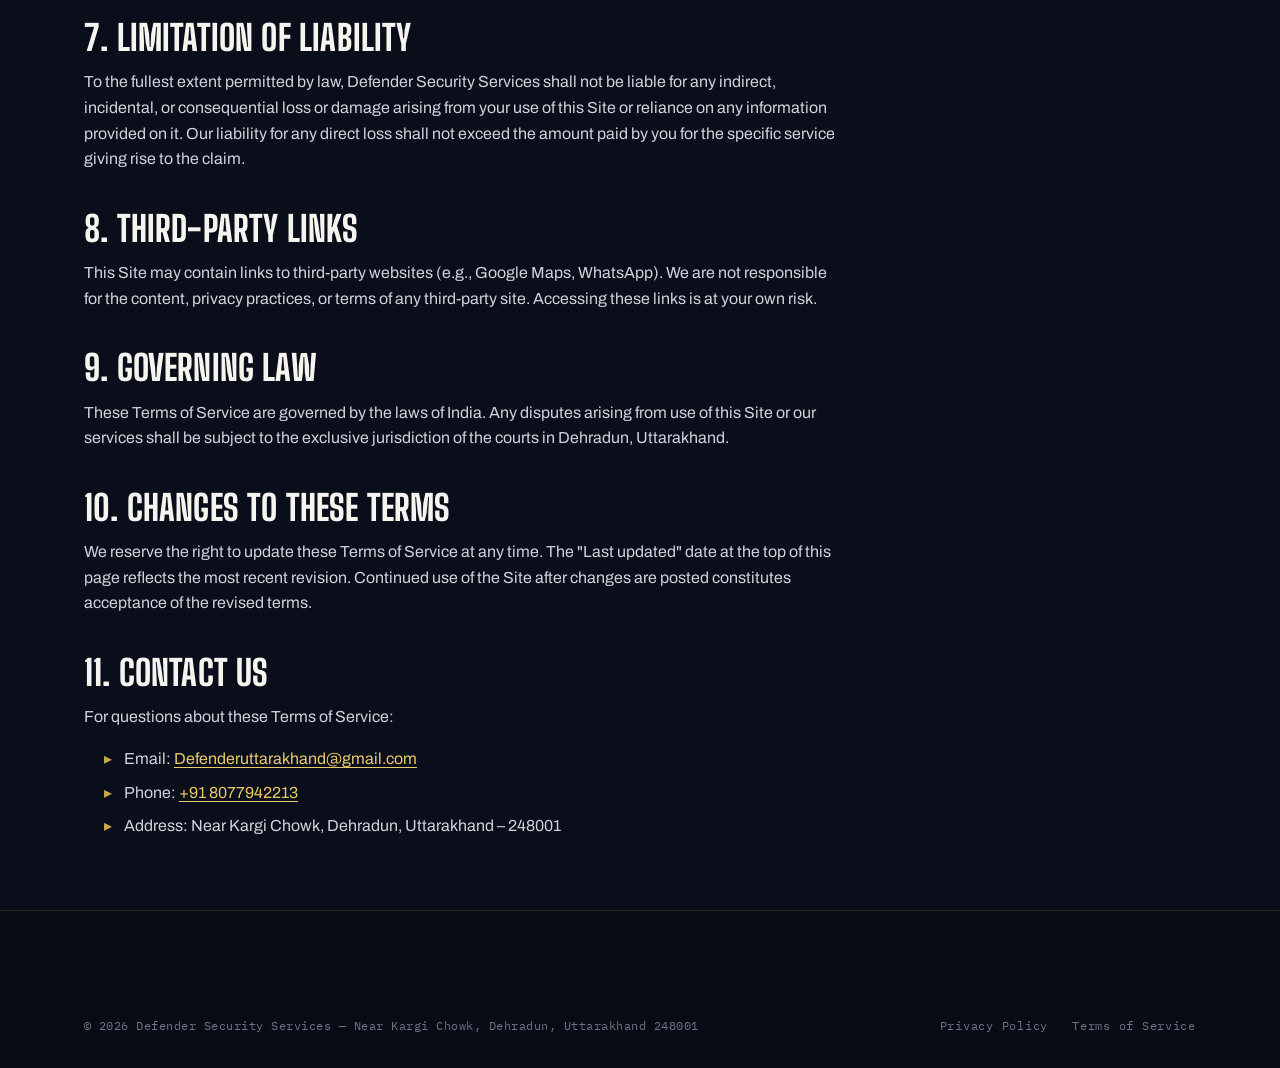
<file: terms.html>
<!DOCTYPE html>
<html lang="en">
<head>
  <meta charset="UTF-8"/>
  <meta name="viewport" content="width=device-width, initial-scale=1.0"/>
  <title>Terms of Service | Defender Security Services</title>
  <meta name="description" content="Terms of Service for Defender Security Services. Conditions governing use of our website and engagement of our security services."/>
  <link rel="canonical" href="https://defendersecurityservices.in/terms.html"/>
  <meta name="robots" content="noindex"/>
  <link rel="preconnect" href="https://fonts.googleapis.com">
  <link rel="preconnect" href="https://fonts.gstatic.com" crossorigin>
  <link rel="icon" type="image/png" href="assets/favicon.png">
  <link rel="apple-touch-icon" href="assets/apple-touch-icon.png">
  <link rel="manifest" href="site.webmanifest">
  <meta name="theme-color" content="#0a0e1a">
  <link href="https://fonts.googleapis.com/css2?family=Big+Shoulders+Display:wght@500;600;700;800;900&family=Archivo:wght@400;500;600;700&family=IBM+Plex+Mono:wght@400;500&display=swap" rel="stylesheet">
  <link rel="stylesheet" href="assets/css/defender.css">
</head>
<body>
<a href="#main-content" class="skip-link">Skip to main content</a>

<!-- NAV -->
<nav id="siteNav">
  <a href="index.html" class="nav-logo">
    <img src="assets/logo-dark.png" width="252" height="200" alt="Defender Security Services Logo">
    <span class="brand-wordmark"><strong>Defender</strong><span>Security &amp; Staffing</span></span>
  </a>
  <ul class="nav-links">
    <li><a href="index.html">Home</a></li>
    <li><a href="services.html">Services</a></li>
    <li><a href="about.html">About Us</a></li>
    <li><a href="jobs.html">Jobs</a></li>
    <li><a href="contact.html">Contact Us</a></li>
  </ul>
  <div class="nav-actions">
    <a href="tel:+918077942213" class="nav-phone"><span class="dot"></span>+91 8077942213</a>
    <a href="contact.html" class="btn-contact">Get a Quote</a>
  </div>
  <button type="button" class="nav-hamburger" aria-label="Toggle navigation menu" aria-controls="mobileMenu" aria-expanded="false">
    <span></span><span></span><span></span>
  </button>
</nav>
<div class="mobile-menu" id="mobileMenu">
  <a href="index.html">Home</a>
  <a href="services.html">Services</a>
  <a href="about.html">About Us</a>
  <a href="jobs.html">Jobs</a>
  <a href="contact.html">Contact Us</a>
  <a href="tel:+918077942213">📞 +91 8077942213</a>
</div>

<main id="main-content">
<!-- PAGE HERO -->
<section class="page-hero">
  <div class="container">
    <div class="breadcrumb"><a href="index.html">Home</a><span class="sep">/</span><span>Terms of Service</span></div>
    <h1>Terms of Service</h1>
    <p class="coord" style="margin-top:1.25rem;color:var(--on-dark-muted);">Last updated: May 2026</p>
  </div>
</section>

<!-- LEGAL BODY -->
<section class="section">
  <div class="container">
    <div class="prose reveal">

      <h2>1. Acceptance of Terms</h2>
      <p>By accessing or using the Defender Security Services website ("Site"), you agree to be bound by these Terms of Service. If you do not agree to these terms, please do not use this Site.</p>

      <h2>2. About Us</h2>
      <p>Defender Security Services is a PSARA-licensed private security agency registered in Uttarakhand, India. Our registered office is at Near Kargi Chowk, Dehradun, Uttarakhand – 248001. Contact: <a href="mailto:Defenderuttarakhand@gmail.com">Defenderuttarakhand@gmail.com</a> | <a href="tel:+918077942213">+91 8077942213</a>.</p>

      <h2>3. Use of This Website</h2>
      <p>This website is provided for informational purposes and to facilitate service enquiries. You agree to use the Site only for lawful purposes and in a manner that does not infringe the rights of others. You must not:</p>
      <ul>
        <li>Submit false, misleading, or fraudulent information</li>
        <li>Attempt to gain unauthorized access to any part of the Site</li>
        <li>Use the Site to transmit spam, malware, or harmful content</li>
        <li>Reproduce or copy content from the Site without prior written permission</li>
      </ul>

      <h2>4. Service Enquiries and Contact Forms</h2>
      <p>Information submitted via contact or application forms on this Site is used solely to respond to your enquiry or application. Submitting a form does not constitute a binding contract for services. All service agreements are subject to a separate written contract between Defender Security Services and the client.</p>

      <h2>5. Intellectual Property</h2>
      <p>All content on this Site, including text, images, logos, and design, is the property of Defender Security Services or its licensors and is protected by applicable intellectual property laws. You may not reproduce, distribute, or create derivative works without our prior written consent.</p>

      <h2>6. Accuracy of Information</h2>
      <p>We endeavour to keep information on this Site accurate and up to date. However, we make no warranties, express or implied, regarding the accuracy, completeness, or suitability of any information on the Site. Services, pricing, and availability are subject to change without notice.</p>

      <h2>7. Limitation of Liability</h2>
      <p>To the fullest extent permitted by law, Defender Security Services shall not be liable for any indirect, incidental, or consequential loss or damage arising from your use of this Site or reliance on any information provided on it. Our liability for any direct loss shall not exceed the amount paid by you for the specific service giving rise to the claim.</p>

      <h2>8. Third-Party Links</h2>
      <p>This Site may contain links to third-party websites (e.g., Google Maps, WhatsApp). We are not responsible for the content, privacy practices, or terms of any third-party site. Accessing these links is at your own risk.</p>

      <h2>9. Governing Law</h2>
      <p>These Terms of Service are governed by the laws of India. Any disputes arising from use of this Site or our services shall be subject to the exclusive jurisdiction of the courts in Dehradun, Uttarakhand.</p>

      <h2>10. Changes to These Terms</h2>
      <p>We reserve the right to update these Terms of Service at any time. The "Last updated" date at the top of this page reflects the most recent revision. Continued use of the Site after changes are posted constitutes acceptance of the revised terms.</p>

      <h2>11. Contact Us</h2>
      <p>For questions about these Terms of Service:</p>
      <ul>
        <li>Email: <a href="mailto:Defenderuttarakhand@gmail.com">Defenderuttarakhand@gmail.com</a></li>
        <li>Phone: <a href="tel:+918077942213">+91 8077942213</a></li>
        <li>Address: Near Kargi Chowk, Dehradun, Uttarakhand – 248001</li>
      </ul>

    </div>
  </div>
</section>
</main>

<!-- FOOTER -->
<footer>
  <div class="container">
    <div class="footer-bottom" style="margin-top:0;border-top:0;">
      <p>© 2026 Defender Security Services — Near Kargi Chowk, Dehradun, Uttarakhand 248001</p>
      <div class="footer-legal"><a href="privacy.html">Privacy Policy</a><a href="terms.html">Terms of Service</a></div>
    </div>
  </div>
</footer>
<a href="https://wa.me/918077942213" class="wa-float" target="_blank" rel="noopener noreferrer" title="Chat on WhatsApp" aria-label="Chat on WhatsApp">💬</a>
<script src="assets/js/defender.js" defer></script>
</body>
</html>
</file>
<file: assets/css/defender.css>
/* ============================================================================
   DEFENDER SECURITY — "THE STANDARD OF VIGILANCE"
   Premium dark theme · brand navy + gold
   Big Shoulders / Archivo / IBM Plex Mono
   ----------------------------------------------------------------------------
   Loaded site-wide. Page <head> only needs the font <link> + this stylesheet.
   Token names are kept stable so inline var() references keep working.
   ========================================================================== */

/* ----------------------------------------------------------------- TOKENS */
:root {
  /* surfaces (dark) */
  --paper:      #0a0e1a;   /* body base — brand navy                */
  --paper-2:    #0d1322;   /* lifted / alternating section          */
  --card:       #121a2c;   /* card / input field                    */
  --panel:      #080b14;   /* deepest panels (hero, footer, asides) */
  --panel-2:    #0f1727;   /* elevated panel                        */

  /* text scale (light) — names retained from prior build */
  --ink:        #f5f4ee;   /* primary text + headings               */
  --ink-2:      #e7e8ec;
  --ink-soft:   #cdd2db;   /* body copy                             */
  --muted:      #97a0b2;   /* secondary copy                        */
  --muted-2:    #6a7488;   /* faint labels                          */
  --line:       rgba(201,168,76,0.18);  /* gold hairline            */
  --line-soft:  rgba(245,244,238,0.08); /* neutral hairline         */

  /* gold accent (primary). pine* names retained → now gold */
  --gold:       #c9a84c;
  --gold-light: #e8c96b;
  --gold-deep:  #9c7e34;
  --gold-pale:  #f5e6b0;
  --pine:       #c9a84c;   /* primary accent (alias → gold)         */
  --pine-2:     #e8c96b;   /* links / hover (alias → gold-light)    */
  --pine-ink:   #080b14;
  --brass:      #c9a84c;   /* hairline accents / numerals           */
  --brass-2:    #e8c96b;
  --alert:      #e0563f;   /* emergency red — used sparingly         */

  /* on-dark aliases (everything is dark now) */
  --on-dark:        #f5f4ee;
  --on-dark-muted:  rgba(245,244,238,0.62);
  --on-dark-line:   rgba(245,244,238,0.12);

  /* type */
  --display: "Big Shoulders Display", "Arial Narrow", sans-serif;
  --body:    "Archivo", system-ui, sans-serif;
  --mono:    "IBM Plex Mono", ui-monospace, monospace;

  /* metrics */
  --container: 1240px;
  --gutter: clamp(1.25rem, 5vw, 4rem);
  --nav-h: 76px;
  --radius: 3px;
  --section-y: clamp(2.25rem, 4vw, 4rem);

  --shadow-sm: 0 1px 0 rgba(255,255,255,0.02), 0 10px 30px -18px rgba(0,0,0,0.7);
  --shadow-lg: 0 30px 70px -32px rgba(0,0,0,0.85);
  --glow-gold: 0 0 0 1px rgba(201,168,76,0.25), 0 18px 50px -24px rgba(201,168,76,0.35);
  --ease: cubic-bezier(0.22, 1, 0.36, 1);
}

/* -------------------------------------------------------------- RESET/BASE */
*, *::before, *::after { box-sizing: border-box; margin: 0; padding: 0; }

html { scroll-behavior: smooth; -webkit-text-size-adjust: 100%; text-size-adjust: 100%; }

body {
  font-family: var(--body);
  color: var(--ink-soft);
  line-height: 1.6;
  font-size: 1rem;
  overflow-x: hidden;
  -webkit-font-smoothing: antialiased;
  text-rendering: optimizeLegibility;
  background-color: var(--paper);
  background-image:
    radial-gradient(120% 70% at 50% -10%, rgba(201,168,76,0.07), transparent 55%),
    radial-gradient(90% 60% at 100% 0%, rgba(28,37,55,0.5), transparent 60%);
  background-attachment: fixed;
}

/* fine grain — subtle premium texture */
body::before {
  content: "";
  position: fixed; inset: 0;
  z-index: 1;
  pointer-events: none;
  opacity: 0.045;
  mix-blend-mode: overlay;
  background-image: url("data:image/svg+xml,%3Csvg xmlns='http://www.w3.org/2000/svg' width='160' height='160'%3E%3Cfilter id='n'%3E%3CfeTurbulence type='fractalNoise' baseFrequency='0.9' numOctaves='2' stitchTiles='stitch'/%3E%3CfeColorMatrix type='saturate' values='0'/%3E%3C/filter%3E%3Crect width='100%25' height='100%25' filter='url(%23n)'/%3E%3C/svg%3E");
}
nav, main, footer, .wa-float { position: relative; z-index: 2; }

img { display: block; max-width: 100%; height: auto; }
a { color: inherit; text-decoration: none; }
ul { list-style: none; }
button { font-family: inherit; }

::selection { background: var(--gold); color: var(--panel); }

:focus-visible { outline: 2px solid var(--gold); outline-offset: 3px; }

::-webkit-scrollbar { width: 11px; height: 11px; }
::-webkit-scrollbar-track { background: var(--panel); }
::-webkit-scrollbar-thumb { background: #2a344c; border: 3px solid var(--panel); border-radius: 99px; }
::-webkit-scrollbar-thumb:hover { background: var(--gold-deep); }

/* -------------------------------------------------------------- TYPOGRAPHY */
.display, h1, h2, h3 {
  font-family: var(--display);
  font-weight: 800;
  line-height: 0.92;
  letter-spacing: 0.005em;
  text-transform: uppercase;
  color: var(--ink);
}

h1 { font-size: clamp(3.2rem, 9vw, 7rem); }
h2 { font-size: clamp(2.4rem, 5.2vw, 4.4rem); }
h3 { font-size: clamp(1.4rem, 2.4vw, 2rem); font-weight: 700; }

p { color: var(--ink-soft); }

/* mono "field label" — the dossier eyebrow */
.eyebrow {
  display: inline-flex;
  align-items: center;
  gap: 0.6rem;
  font-family: var(--mono);
  font-size: 0.72rem;
  font-weight: 500;
  letter-spacing: 0.28em;
  text-transform: uppercase;
  color: var(--gold);
}
.eyebrow::before {
  content: "";
  width: 26px; height: 1px;
  background: var(--gold);
}
.eyebrow.is-light { color: var(--gold-light); }
.eyebrow.is-light::before { background: var(--gold-light); }
.eyebrow.is-center { justify-content: center; }

.lede {
  font-size: clamp(1.05rem, 1.5vw, 1.25rem);
  line-height: 1.55;
  color: var(--muted);
  max-width: 56ch;
  font-weight: 400;
}

.coord {
  font-family: var(--mono);
  font-size: 0.68rem;
  letter-spacing: 0.18em;
  text-transform: uppercase;
  color: var(--muted-2);
}

/* ----------------------------------------------------------------- LAYOUT */
.container {
  width: 100%;
  max-width: var(--container);
  margin-inline: auto;
  padding-inline: var(--gutter);
}

section, .band { position: relative; }

.section { padding-block: var(--section-y); }
.section--tight { padding-block: clamp(2.25rem, 4vw, 3.5rem); }

/* tighten the seam between hero and the first content section */
.hero + .section,
.page-hero + .section { padding-top: clamp(2.25rem, 4vw, 3.5rem); }

.section-head { max-width: 760px; margin-bottom: clamp(2rem, 4vw, 3.25rem); }
.section-head.is-center { margin-inline: auto; text-align: center; }
.section-head h2 { margin-top: 1rem; }
.section-head .lede { margin-top: 1.1rem; }
.section-head.is-center .lede { margin-inline: auto; }

.rule { height: 1px; width: 100%; background: var(--line); transform-origin: left; }

/* section surfaces */
.band--ink { background: var(--panel); }
.band--pine { background: var(--panel-2); }
.band--alt {
  background: var(--paper-2);
  border-block: 1px solid var(--line-soft);
}

/* reticle corner ticks */
.ticks { position: relative; }
.ticks::before, .ticks::after {
  content: ""; position: absolute; width: 14px; height: 14px;
  border: 1.5px solid var(--gold);
  pointer-events: none;
  transition: width 0.4s var(--ease), height 0.4s var(--ease);
}
.ticks::before { top: 10px; left: 10px; border-right: 0; border-bottom: 0; }
.ticks::after { bottom: 10px; right: 10px; border-left: 0; border-top: 0; }

/* ---------------------------------------------------------------- BUTTONS */
.btn {
  --bg: var(--gold);
  --fg: var(--panel);
  position: relative;
  display: inline-flex;
  align-items: center;
  gap: 0.7rem;
  padding: 1rem 1.75rem;
  background: var(--bg);
  color: var(--fg);
  font-family: var(--mono);
  font-size: 0.78rem;
  font-weight: 500;
  letter-spacing: 0.16em;
  text-transform: uppercase;
  border: 1px solid var(--bg);
  border-radius: var(--radius);
  cursor: pointer;
  overflow: hidden;
  transition: color 0.4s var(--ease), border-color 0.3s, transform 0.3s var(--ease), box-shadow 0.4s var(--ease);
  isolation: isolate;
}
.btn::after {
  content: ""; position: absolute; inset: 0; z-index: -1;
  background: var(--gold-light);
  transform: translateY(101%);
  transition: transform 0.45s var(--ease);
}
.btn:hover { transform: translateY(-2px); box-shadow: var(--glow-gold); }
.btn:hover::after { transform: translateY(0); }
.btn .arr { transition: transform 0.35s var(--ease); }
.btn:hover .arr { transform: translateX(4px); }

.btn--ghost {
  --bg: transparent; --fg: var(--gold);
  border-color: rgba(201,168,76,0.45);
}
.btn--ghost::after { background: var(--gold); }
.btn--ghost:hover { color: var(--panel); border-color: var(--gold); }

/* light / ghost-light kept as aliases for dark bands */
.btn--light { --bg: var(--gold); --fg: var(--panel); border-color: var(--gold); }
.btn--light::after { background: var(--gold-light); }
.btn--light:hover { color: var(--panel); }

.btn--ghost-light {
  --bg: transparent; --fg: var(--ink);
  border-color: var(--on-dark-line);
}
.btn--ghost-light::after { background: var(--gold); }
.btn--ghost-light:hover { color: var(--panel); border-color: var(--gold); }

.btn--alert { --bg: var(--alert); --fg: #fff; border-color: var(--alert); }
.btn--alert::after { background: #f06a54; }
.btn--block { width: 100%; justify-content: center; }

/* --------------------------------------------------------------------- NAV */
nav {
  position: sticky; top: 0; z-index: 100;
  display: flex; align-items: center; gap: 2rem;
  height: var(--nav-h);
  padding-inline: var(--gutter);
  background: rgba(8,11,20,0.72);
  -webkit-backdrop-filter: blur(14px) saturate(1.4); backdrop-filter: blur(14px) saturate(1.4);
  border-bottom: 1px solid var(--line-soft);
  transition: box-shadow 0.3s, background 0.3s, border-color 0.3s;
}
nav.scrolled {
  background: rgba(8,11,20,0.9);
  border-bottom-color: var(--line);
  box-shadow: 0 14px 40px -26px rgba(0,0,0,0.9);
}

.nav-logo { display: flex; align-items: center; gap: 0.75rem; margin-right: auto; }
.nav-logo img { width: auto; height: 46px; object-fit: contain; }
.brand-wordmark { display: flex; flex-direction: column; line-height: 1; }
.brand-wordmark strong {
  font-family: var(--display); font-weight: 800; font-size: 1.45rem;
  letter-spacing: 0.02em; text-transform: uppercase; color: var(--ink);
}
.brand-wordmark span {
  font-family: var(--mono); font-size: 0.6rem; font-weight: 500;
  letter-spacing: 0.22em; text-transform: uppercase; color: var(--gold);
  margin-top: 3px; white-space: nowrap;
}

.nav-links { display: flex; align-items: center; gap: 2rem; }
.nav-links a {
  position: relative; white-space: nowrap;
  font-family: var(--mono); font-size: 0.76rem; font-weight: 500;
  letter-spacing: 0.12em; text-transform: uppercase; color: var(--muted);
  padding-block: 0.35rem;
  transition: color 0.25s;
}
.nav-links a::after {
  content: ""; position: absolute; left: 0; bottom: -2px;
  width: 100%; height: 2px; background: var(--gold);
  transform: scaleX(0); transform-origin: right;
  transition: transform 0.35s var(--ease);
}
.nav-links a:hover { color: var(--ink); }
.nav-links a:hover::after,
.nav-links a.active::after { transform: scaleX(1); transform-origin: left; }
.nav-links a.active { color: var(--ink); }

.nav-actions { display: flex; align-items: center; gap: 1.25rem; }
.nav-phone {
  font-family: var(--mono); font-size: 0.78rem; font-weight: 500;
  letter-spacing: 0.06em; color: var(--ink);
  display: inline-flex; align-items: center; gap: 0.45rem;
  white-space: nowrap;
}
.nav-phone .dot {
  width: 7px; height: 7px; border-radius: 50%; background: var(--alert);
  box-shadow: 0 0 0 0 rgba(224,86,63,0.6);
  animation: pulse 2.4s infinite;
}
@keyframes pulse {
  0% { box-shadow: 0 0 0 0 rgba(224,86,63,0.55); }
  70% { box-shadow: 0 0 0 7px rgba(224,86,63,0); }
  100% { box-shadow: 0 0 0 0 rgba(224,86,63,0); }
}
.btn-contact {
  padding: 0.7rem 1.2rem;
  background: var(--gold); color: var(--panel);
  font-family: var(--mono); font-size: 0.72rem; font-weight: 600;
  letter-spacing: 0.14em; text-transform: uppercase;
  border: 1px solid var(--gold); border-radius: var(--radius);
  transition: background 0.3s, transform 0.3s var(--ease), box-shadow 0.4s;
}
.btn-contact:hover { background: var(--gold-light); transform: translateY(-2px); box-shadow: var(--glow-gold); }

.nav-hamburger {
  display: none; flex-direction: column; gap: 5px;
  background: transparent; border: 0; padding: 0.5rem; cursor: pointer;
}
.nav-hamburger span { width: 24px; height: 2px; background: var(--ink); transition: 0.3s var(--ease); }
.nav-hamburger[aria-expanded="true"] span:nth-child(1) { transform: translateY(7px) rotate(45deg); }
.nav-hamburger[aria-expanded="true"] span:nth-child(2) { opacity: 0; }
.nav-hamburger[aria-expanded="true"] span:nth-child(3) { transform: translateY(-7px) rotate(-45deg); }

.mobile-menu {
  position: fixed; top: var(--nav-h); left: 0; right: 0; z-index: 99;
  background: var(--panel);
  display: flex; flex-direction: column;
  padding: 1rem var(--gutter) 2rem;
  transform: translateY(-130%);
  transition: transform 0.45s var(--ease);
  border-bottom: 1px solid var(--line);
}
.mobile-menu.open { transform: translateY(0); }
.mobile-menu a {
  font-family: var(--mono); font-size: 0.95rem; letter-spacing: 0.08em;
  text-transform: uppercase; color: var(--ink);
  padding: 1rem 0; border-bottom: 1px solid var(--line-soft);
}
.mobile-menu a:last-child { border-bottom: 0; color: var(--gold-light); }

.skip-link { position: absolute; left: -9999px; }
.skip-link:focus {
  position: fixed; top: 0; left: 0; z-index: 9999;
  padding: 0.85rem 1.5rem; background: var(--gold); color: var(--panel);
  font-family: var(--mono); font-size: 0.8rem; letter-spacing: 0.1em; text-transform: uppercase;
}

/* --------------------------------------------------------------------- HERO */
.hero {
  position: relative; isolation: isolate;
  min-height: min(88vh, 820px);
  display: flex; flex-direction: column; justify-content: center;
  padding-block: clamp(3.5rem, 9vw, 6rem) clamp(2rem, 4vw, 3rem);
  background: var(--panel);
  color: var(--ink);
  overflow: hidden;
}
.hero-media { position: absolute; inset: 0; z-index: -2; }
.hero-media img {
  width: 100%; height: 100%; object-fit: cover; object-position: center 25%;
  filter: contrast(1.02) saturate(1.04) brightness(1.04);
}
/* premium directional navy wash + gold glow */
.hero::before {
  content: ""; position: absolute; inset: 0; z-index: -1; pointer-events: none;
  background:
    linear-gradient(100deg, rgba(10,14,26,0.82) 0%, rgba(10,14,26,0.55) 36%, rgba(10,14,26,0.18) 66%, rgba(10,14,26,0.05) 100%),
    linear-gradient(0deg, rgba(7,10,18,0.48) 0%, rgba(7,10,18,0) 45%),
    radial-gradient(120% 80% at 88% 4%, rgba(201,168,76,0.18), transparent 50%);
}
.hero-inner { width: 100%; max-width: var(--container); margin-inline: 0 auto; padding-inline: var(--gutter); }
.page-hero .container { margin-inline: 0 auto; }
.hero-grid { display: grid; grid-template-columns: 1fr; gap: 2rem; }

.hero h1 { color: var(--ink); margin: 1.4rem 0; text-shadow: 0 2px 30px rgba(0,0,0,0.4); }
.hero h1 .accent { color: var(--gold); display: block; }
.hero-lede { color: var(--on-dark-muted); max-width: 50ch; }
.hero-cta { display: flex; gap: 1rem; flex-wrap: wrap; margin-top: 2.25rem; }
.hero-rule { margin: 2.25rem 0 0; height: 1px; background: var(--on-dark-line); }

.hero-stats {
  display: grid; grid-template-columns: repeat(4, 1fr);
  margin-top: clamp(2.25rem, 4vw, 3.5rem);
  border-top: 1px solid var(--on-dark-line);
}
.hero-stat { padding: 1.5rem 1.25rem 0; border-left: 1px solid var(--on-dark-line); }
.hero-stat:first-child { border-left: 0; padding-left: 0; }
.hero-stat .num {
  font-family: var(--display); font-weight: 800; font-size: clamp(2.2rem, 4vw, 3.2rem);
  line-height: 1; color: var(--ink);
}
.hero-stat .num .plus { color: var(--gold); }
.hero-stat .label {
  font-family: var(--mono); font-size: 0.64rem; letter-spacing: 0.16em;
  text-transform: uppercase; color: var(--on-dark-muted); margin-top: 0.6rem;
}

.hero-frame { position: absolute; inset: 18px; z-index: -1; pointer-events: none; }
.hero-frame span { position: absolute; width: 22px; height: 22px; border: 1.5px solid rgba(201,168,76,0.4); }
.hero-frame span:nth-child(1) { top: 0; left: 0; border-right: 0; border-bottom: 0; }
.hero-frame span:nth-child(2) { top: 0; right: 0; border-left: 0; border-bottom: 0; }
.hero-frame span:nth-child(3) { bottom: 0; left: 0; border-right: 0; border-top: 0; }
.hero-frame span:nth-child(4) { bottom: 0; right: 0; border-left: 0; border-top: 0; }

/* ----------------------------------------------------- SUBPAGE PAGE HEADER */
.page-hero {
  position: relative; isolation: isolate;
  background: var(--panel); color: var(--ink);
  padding-block: clamp(6.5rem, 12vw, 9.5rem) clamp(2.75rem, 5vw, 4.5rem);
  overflow: hidden;
}
.page-hero-media { position: absolute; inset: 0; z-index: -2; }
.page-hero-media img { width: 100%; height: 100%; object-fit: cover; filter: contrast(1.02) saturate(1.04) brightness(0.92); }
.page-hero::before {
  content: ""; position: absolute; inset: 0; z-index: -1;
  background:
    linear-gradient(100deg, rgba(10,14,26,0.80) 0%, rgba(10,14,26,0.50) 48%, rgba(10,14,26,0.24) 100%),
    linear-gradient(0deg, rgba(7,10,18,0.42), rgba(7,10,18,0) 55%),
    radial-gradient(100% 80% at 90% 0%, rgba(201,168,76,0.14), transparent 55%);
}
.page-hero h1 { color: var(--ink); margin-top: 1.25rem; font-size: clamp(2.8rem, 7vw, 5.5rem); }
.page-hero .lede { color: var(--on-dark-muted); margin-top: 1.4rem; }
.breadcrumb { font-family: var(--mono); font-size: 0.68rem; letter-spacing: 0.18em; text-transform: uppercase; color: var(--on-dark-muted); }
.breadcrumb a:hover { color: var(--gold-light); }
.breadcrumb .sep { color: var(--gold); margin-inline: 0.5rem; }

/* ------------------------------------------------------------- MISSION/SPLIT */
.split { display: grid; grid-template-columns: 1fr 1fr; gap: clamp(2rem, 6vw, 5rem); align-items: center; }

.media-frame { position: relative; }
.media-frame img { width: 100%; aspect-ratio: 4/3; object-fit: cover; border-radius: var(--radius); border: 1px solid var(--line); filter: contrast(1.03) saturate(1.03); }
.media-frame .stamp {
  position: absolute; bottom: -18px; right: -18px;
  background: var(--gold); color: var(--panel);
  font-family: var(--display); font-weight: 800; line-height: 0.85;
  text-transform: uppercase; text-align: center;
  padding: 1.1rem 1.3rem; border: 4px solid var(--paper);
  font-size: 1.6rem; box-shadow: var(--shadow-lg);
}
.media-frame .stamp small { display: block; font-family: var(--mono); font-size: 0.55rem; font-weight: 500; letter-spacing: 0.18em; margin-bottom: 0.25rem; opacity: 0.85; }

.feature-list { display: flex; flex-direction: column; gap: 1.5rem; margin-top: 2.25rem; }
.feature {
  display: grid; grid-template-columns: auto 1fr; gap: 1.1rem; align-items: start;
  padding-top: 1.5rem; border-top: 1px solid var(--line-soft);
}
.feature:first-child { border-top: 0; padding-top: 0; }
.feature .f-no { font-family: var(--mono); font-size: 0.72rem; font-weight: 500; color: var(--gold); letter-spacing: 0.1em; padding-top: 0.3rem; }
.feature h4 { font-family: var(--display); font-weight: 700; font-size: 1.25rem; text-transform: uppercase; letter-spacing: 0.01em; color: var(--ink); }
.feature p { font-size: 0.95rem; margin-top: 0.35rem; color: var(--muted); }

.btn-row { display: flex; gap: 1rem; flex-wrap: wrap; margin-top: 2.5rem; }

/* ----------------------------------------------------------- SERVICE CARDS */
.cards-grid {
  display: grid; grid-template-columns: repeat(3, 1fr); gap: 1px;
  background: var(--line-soft); border: 1px solid var(--line-soft);
}
.service-card {
  position: relative; display: block; background: var(--card);
  overflow: hidden; isolation: isolate;
  transition: background 0.4s var(--ease);
}
.service-card-media { position: relative; aspect-ratio: 16/11; overflow: hidden; }
.service-card-media .img {
  position: absolute; inset: 0;
  background-size: cover; background-position: center;
  filter: contrast(1.05) saturate(1.02) brightness(0.82);
  transition: transform 0.7s var(--ease), filter 0.5s;
}
.service-card-media::after {
  content: ""; position: absolute; inset: 0;
  background: linear-gradient(180deg, rgba(10,14,26,0.1), rgba(10,14,26,0.78));
}
.service-no { position: absolute; top: 0.9rem; left: 0.9rem; z-index: 2; font-family: var(--mono); font-size: 0.68rem; letter-spacing: 0.14em; color: var(--ink); }
.service-card-body { padding: 1.75rem 1.6rem 2rem; position: relative; }
.service-kicker { font-family: var(--mono); font-size: 0.66rem; letter-spacing: 0.2em; text-transform: uppercase; color: var(--gold); }
.service-card-body h3 { margin: 0.7rem 0 0.6rem; color: var(--ink); }
.service-card-body p { font-size: 0.92rem; color: var(--muted); }
.service-arrow {
  display: inline-flex; align-items: center; gap: 0.5rem; margin-top: 1.25rem;
  font-family: var(--mono); font-size: 0.7rem; letter-spacing: 0.14em; text-transform: uppercase;
  color: var(--gold-light); font-weight: 500;
}
.service-arrow::after { content: "→"; transition: transform 0.35s var(--ease); }
.service-card:hover { background: var(--panel-2); }
.service-card:hover .service-card-media .img { transform: scale(1.06); filter: contrast(1.05) saturate(1.1) brightness(0.92); }
.service-card:hover .service-arrow::after { transform: translateX(5px); }
.service-card::before, .service-card::after {
  content: ""; position: absolute; width: 0; height: 0; z-index: 3; pointer-events: none;
  border-color: var(--gold); transition: width 0.35s var(--ease), height 0.35s var(--ease);
}
.service-card::before { top: 0.7rem; right: 0.7rem; border-top: 1.5px solid var(--gold); border-right: 1.5px solid var(--gold); }
.service-card::after { bottom: 0.7rem; left: 0.7rem; border-bottom: 1.5px solid var(--gold); border-left: 1.5px solid var(--gold); }
.service-card:hover::before, .service-card:hover::after { width: 16px; height: 16px; }

/* detailed service rows (services.html) */
.svc-detail { display: grid; grid-template-columns: 1fr 1fr; gap: clamp(2rem,5vw,4rem); align-items: center; padding-block: clamp(2.5rem,5vw,4rem); border-top: 1px solid var(--line-soft); }
.svc-detail:first-child { border-top: 0; padding-top: clamp(1rem,2vw,2rem); }
.svc-detail:nth-child(even) .svc-detail-media { order: 2; }
.svc-detail-media img { width: 100%; aspect-ratio: 5/4; object-fit: cover; border-radius: var(--radius); border: 1px solid var(--line); }
.svc-detail-text h2 { color: var(--ink); }
.svc-points { display: flex; flex-direction: column; gap: 0.75rem; margin-top: 1.5rem; }
.svc-points li { display: flex; gap: 0.7rem; align-items: flex-start; color: var(--ink-soft); font-size: 0.97rem; }
.svc-points li::before { content: "▸"; color: var(--gold); font-size: 0.9rem; line-height: 1.5; }

/* --------------------------------------------------------------- STATS BAND */
.stats-band {
  position: relative; overflow: hidden;
  background:
    radial-gradient(90% 140% at 50% 0%, rgba(201,168,76,0.12), transparent 60%),
    var(--panel-2);
  border-block: 1px solid var(--line);
}
.stats-band::before {
  content: ""; position: absolute; inset: 0; opacity: 0.35;
  background-image: linear-gradient(rgba(201,168,76,0.14) 1px, transparent 1px), linear-gradient(90deg, rgba(201,168,76,0.14) 1px, transparent 1px);
  background-size: 46px 46px;
  -webkit-mask-image: radial-gradient(circle at 50% 50%, #000, transparent 75%);
          mask-image: radial-gradient(circle at 50% 50%, #000, transparent 75%);
}
.stats-grid { position: relative; display: grid; grid-template-columns: repeat(4, 1fr); gap: 1px; }
.stat-block { text-align: center; padding: 1rem; }
.stat-num { font-family: var(--display); font-weight: 800; font-size: clamp(2.8rem, 6vw, 4.5rem); line-height: 1; color: var(--ink); }
.stat-num .plus { color: var(--gold); }
.stat-label { font-family: var(--mono); font-size: 0.68rem; letter-spacing: 0.16em; text-transform: uppercase; color: var(--muted); margin-top: 0.75rem; }

/* ----------------------------------------------------------------- CLIENTS */
.clients { overflow: hidden; }
.marquee-wrap {
  position: relative; margin-top: 3rem; background: var(--panel-2);
  -webkit-mask-image: linear-gradient(90deg, transparent, #000 8%, #000 92%, transparent);
          mask-image: linear-gradient(90deg, transparent, #000 8%, #000 92%, transparent);
  border-block: 1px solid var(--line);
}
.marquee { display: flex; width: max-content; animation: marquee 42s linear infinite; }
.marquee:hover { animation-play-state: paused; }
@keyframes marquee { to { transform: translateX(-50%); } }
.client-item {
  flex: 0 0 auto; width: 210px; height: 132px;
  display: grid; place-items: center; padding: 1.4rem 1.6rem;
  border-right: 1px solid var(--line-soft);
}
.client-item img {
  width: 160px; height: 76px; object-fit: contain;
  background: #f4f2ec; border-radius: var(--radius); padding: 0.7rem 0.95rem;
  filter: grayscale(1); opacity: 0.92;
  transition: filter 0.4s, opacity 0.4s, transform 0.4s var(--ease);
}
.client-item:hover img { filter: grayscale(0); opacity: 1; transform: scale(1.04); }

/* ----------------------------------------------------------------- GALLERY */
.gallery-head { display: flex; justify-content: space-between; align-items: flex-end; gap: 2rem; flex-wrap: wrap; margin-bottom: 2.5rem; }
.gallery-head .lede { margin: 0; }
.gallery-head h2 { color: var(--ink); }
.gallery-shell { display: grid; grid-template-columns: 1fr; gap: 1rem; }
.gallery-stage { position: relative; aspect-ratio: 16/9; overflow: hidden; background: var(--panel); border-radius: var(--radius); border: 1px solid var(--line); }
.gallery-main-img { width: 100%; height: 100%; object-fit: cover; }
.gallery-control {
  position: absolute; top: 50%; transform: translateY(-50%);
  width: 48px; height: 48px; display: grid; place-items: center;
  background: rgba(8,11,20,0.7); color: var(--ink);
  border: 1px solid var(--line); cursor: pointer; font-size: 1.5rem;
  -webkit-backdrop-filter: blur(4px); backdrop-filter: blur(4px);
  transition: background 0.3s, color 0.3s;
}
.gallery-control:hover { background: var(--gold); color: var(--panel); }
.gallery-prev { left: 1rem; } .gallery-next { right: 1rem; }
.gallery-meta {
  position: absolute; bottom: 1rem; left: 1rem;
  font-family: var(--mono); font-size: 0.72rem; letter-spacing: 0.16em;
  color: var(--ink); background: rgba(8,11,20,0.7);
  padding: 0.4rem 0.75rem; -webkit-backdrop-filter: blur(4px); backdrop-filter: blur(4px); border: 1px solid var(--line-soft);
}
.gallery-thumbs { display: flex; gap: 0.6rem; overflow-x: auto; padding-bottom: 0.5rem; }
.gallery-thumb {
  flex: 0 0 auto; width: 90px; height: 64px; padding: 0; border: 1px solid var(--line-soft);
  background: var(--card); cursor: pointer; overflow: hidden; opacity: 0.5;
  transition: opacity 0.3s, border-color 0.3s, transform 0.3s var(--ease);
}
.gallery-thumb img { width: 100%; height: 100%; object-fit: cover; }
.gallery-thumb:hover { opacity: 0.85; transform: translateY(-2px); }
.gallery-thumb.active { opacity: 1; border-color: var(--gold); box-shadow: 0 0 0 1px var(--gold); }

/* --------------------------------------------------------------------- FAQ */
.faq-grid { display: grid; grid-template-columns: 1.1fr 0.9fr; gap: clamp(2rem,5vw,4rem); align-items: start; }
.faq-list { margin-top: 2rem; border-top: 1px solid var(--line-soft); }
.faq-item { border-bottom: 1px solid var(--line-soft); }
.faq-q {
  width: 100%; display: flex; justify-content: space-between; align-items: center; gap: 1rem;
  background: transparent; border: 0; cursor: pointer; text-align: left;
  padding: 1.4rem 0; color: var(--ink);
  font-family: var(--display); font-weight: 700; font-size: 1.15rem; text-transform: uppercase; letter-spacing: 0.01em;
  transition: color 0.25s;
}
.faq-q:hover { color: var(--gold-light); }
.faq-q .arrow { font-family: var(--body); font-size: 0.8rem; color: var(--gold); transition: transform 0.35s var(--ease); flex: 0 0 auto; }
.faq-item.open .faq-q .arrow { transform: rotate(180deg); }
.faq-a { max-height: 0; overflow: hidden; transition: max-height 0.45s var(--ease); }
.faq-a-inner { padding: 0 0 1.5rem; color: var(--muted); font-size: 0.97rem; max-width: 60ch; }
.faq-item.open .faq-a { max-height: 320px; }

.faq-aside {
  background:
    radial-gradient(120% 80% at 100% 0%, rgba(201,168,76,0.12), transparent 55%),
    var(--card);
  border: 1px solid var(--line);
  color: var(--ink); padding: clamp(2rem,4vw,2.75rem); border-radius: var(--radius); position: relative; overflow: hidden;
}
.faq-aside h3 { color: var(--ink); }
.faq-aside p { color: var(--muted); margin: 1rem 0 1.75rem; }
.gain-list { margin-top: 1.5rem; display: flex; flex-direction: column; gap: 0.85rem; padding-top: 1.5rem; border-top: 1px solid var(--line-soft); }
.gain-list li { display: flex; gap: 0.75rem; align-items: center; color: var(--ink-soft); font-size: 0.92rem; }
.gain-list li::before { content: "✓"; color: var(--gold); font-weight: 700; }

/* --------------------------------------------------------------- CONTACT BAND */
.contact-band {
  background:
    radial-gradient(80% 130% at 12% 0%, rgba(201,168,76,0.1), transparent 55%),
    var(--panel);
  border-top: 1px solid var(--line);
  color: var(--ink);
}
.contact-band .inner { display: grid; grid-template-columns: 1.1fr 1fr; gap: clamp(2.5rem,5vw,4rem); align-items: center; }
.contact-band h2 { color: var(--ink); margin: 1rem 0 1.25rem; }
.contact-band p { color: var(--on-dark-muted); margin-bottom: 2rem; }
.contact-blocks { display: grid; grid-template-columns: 1fr 1fr; gap: 1px; background: var(--line-soft); border: 1px solid var(--line-soft); }
.contact-block { background: var(--card); padding: 1.5rem; }
.contact-block .ico { font-size: 1.1rem; color: var(--gold-light); }
.contact-block h4 { font-family: var(--mono); font-size: 0.66rem; letter-spacing: 0.18em; text-transform: uppercase; color: var(--muted); font-weight: 500; margin: 0.75rem 0 0.5rem; }
.contact-block p, .contact-block a { color: var(--ink); font-size: 0.92rem; }
.contact-block a:hover { color: var(--gold-light); }

/* ------------------------------------------------------------------- FORMS */
.form-card { background: var(--card); border: 1px solid var(--line); padding: clamp(1.75rem, 4vw, 3rem); border-radius: var(--radius); box-shadow: var(--shadow-sm); }
.form-grid { display: grid; grid-template-columns: 1fr 1fr; gap: 1.25rem; }
.field { display: flex; flex-direction: column; gap: 0.5rem; }
.field.full { grid-column: 1 / -1; }
.field label { font-family: var(--mono); font-size: 0.68rem; letter-spacing: 0.14em; text-transform: uppercase; color: var(--muted); font-weight: 500; }
.field label .req { color: var(--alert); }
.field input, .field select, .field textarea {
  font-family: var(--body); font-size: 0.97rem; color: var(--ink);
  background: var(--panel); border: 1px solid var(--line-soft); border-radius: var(--radius);
  padding: 0.85rem 1rem; transition: border-color 0.25s, box-shadow 0.25s, background 0.25s;
}
.field textarea { resize: vertical; min-height: 130px; }
.field input:focus, .field select:focus, .field textarea:focus {
  outline: none; border-color: var(--gold); background: var(--panel-2);
  box-shadow: 0 0 0 3px rgba(201,168,76,0.16);
}
.field input::placeholder, .field textarea::placeholder { color: var(--muted-2); }
.field select { appearance: none; background-image: url("data:image/svg+xml,%3Csvg xmlns='http://www.w3.org/2000/svg' width='12' height='8'%3E%3Cpath d='M1 1l5 5 5-5' stroke='%23c9a84c' stroke-width='1.6' fill='none'/%3E%3C/svg%3E"); background-repeat: no-repeat; background-position: right 1rem center; padding-right: 2.5rem; }
.field select option { background: var(--panel); color: var(--ink); }
.form-note { font-family: var(--mono); font-size: 0.68rem; letter-spacing: 0.08em; color: var(--muted-2); margin-top: 1rem; }
.form-status { margin-top: 1rem; font-family: var(--mono); font-size: 0.8rem; letter-spacing: 0.04em; }
.form-status.success { color: var(--gold-light); }
.form-status.error { color: var(--alert); }

.detail-list { display: flex; flex-direction: column; }
.detail-row { display: grid; grid-template-columns: auto 1fr; gap: 1.1rem; padding: 1.5rem 0; border-top: 1px solid var(--line-soft); align-items: start; }
.detail-row:first-child { border-top: 0; }
.detail-row .ico { font-size: 1.2rem; color: var(--gold-light); padding-top: 0.15rem; }
.detail-row h4 { font-family: var(--mono); font-size: 0.68rem; letter-spacing: 0.16em; text-transform: uppercase; color: var(--muted); font-weight: 500; margin-bottom: 0.4rem; }
.detail-row a, .detail-row p { color: var(--ink); font-size: 0.97rem; }
.detail-row a:hover { color: var(--gold-light); }

.map-frame { border: 1px solid var(--line); border-radius: var(--radius); overflow: hidden; }
.map-frame iframe { display: block; width: 100%; height: 100%; border: 0; filter: grayscale(0.3) contrast(1.05) brightness(0.9); }

/* --------------------------------------------------------------------- PROSE */
.prose { max-width: 760px; }
.prose h2 { font-size: clamp(1.6rem, 3vw, 2.2rem); margin: 2.5rem 0 1rem; color: var(--ink); }
.prose h3 { font-size: 1.2rem; margin: 1.75rem 0 0.75rem; color: var(--ink); }
.prose p { margin-bottom: 1rem; color: var(--ink-soft); }
.prose ul { margin: 0 0 1.25rem 1.25rem; list-style: none; }
.prose ul li { position: relative; padding-left: 1.25rem; margin-bottom: 0.5rem; color: var(--ink-soft); }
.prose ul li::before { content: "▸"; position: absolute; left: 0; color: var(--gold); }
.prose a { color: var(--gold-light); text-decoration: underline; text-underline-offset: 3px; }
.prose strong { color: var(--ink); }

/* ------------------------------------------------- TILES / VALUE / INFO */
.tile-grid { display: grid; grid-template-columns: repeat(3, 1fr); gap: 1.25rem; }
.tile { background: var(--card); border: 1px solid var(--line-soft); padding: 2rem 1.75rem; border-radius: var(--radius); transition: transform 0.4s var(--ease), box-shadow 0.4s, border-color 0.3s; }
.tile:hover { transform: translateY(-4px); box-shadow: var(--shadow-lg); border-color: var(--line); }
.tile .t-no { font-family: var(--mono); font-size: 0.7rem; letter-spacing: 0.14em; color: var(--gold); }
.tile h3 { font-size: 1.3rem; margin: 0.85rem 0 0.6rem; color: var(--ink); }
.tile p { font-size: 0.93rem; color: var(--muted); }
.tile .ico { font-size: 1.6rem; margin-bottom: 0.85rem; display: block; color: var(--gold-light); }
.tile .ico svg { width: 2.1rem; height: 2.1rem; display: block; }

/* job openings list */
.job-list { display: flex; flex-direction: column; gap: 1rem; }
.job-row {
  display: grid; grid-template-columns: auto 1fr auto; gap: 1.5rem; align-items: center;
  background: var(--card); border: 1px solid var(--line-soft); padding: 1.5rem 1.75rem; border-radius: var(--radius);
  transition: border-color 0.3s, transform 0.3s var(--ease), box-shadow 0.4s;
}
.job-row:hover { border-color: var(--gold); transform: translateX(4px); box-shadow: var(--shadow-sm); }
.job-row .j-no { font-family: var(--mono); font-size: 0.8rem; color: var(--gold); }
.job-row h3 { font-size: 1.25rem; color: var(--ink); }
.job-row .j-meta { font-family: var(--mono); font-size: 0.7rem; letter-spacing: 0.06em; text-transform: uppercase; color: var(--muted); margin-top: 0.35rem; }
.tag { display: inline-block; font-family: var(--mono); font-size: 0.62rem; letter-spacing: 0.12em; text-transform: uppercase; color: var(--gold-light); border: 1px solid var(--line); padding: 0.3rem 0.6rem; border-radius: 99px; margin-bottom: 0.6rem; }

/* ---------------------------------------------------------------- TIMELINE */
.timeline { position: relative; margin-top: 3rem; }
.timeline::before { content: ""; position: absolute; left: 7px; top: 10px; bottom: 10px; width: 2px; background: var(--line); }
.timeline-item { position: relative; padding: 0 0 2.5rem 2.75rem; }
.timeline-item:last-child { padding-bottom: 0; }
.timeline-item::before {
  content: ""; position: absolute; left: 0; top: 3px; width: 16px; height: 16px;
  border-radius: 50%; background: var(--paper); border: 3px solid var(--gold);
}
.timeline-item:hover::before { background: var(--gold); box-shadow: 0 0 0 4px rgba(201,168,76,0.15); }
.timeline-year { font-family: var(--mono); font-size: 0.74rem; letter-spacing: 0.16em; color: var(--gold); }
.timeline-item h3 { font-size: 1.3rem; margin: 0.45rem 0 0.5rem; color: var(--ink); }
.timeline-item p { color: var(--muted); font-size: 0.95rem; max-width: 62ch; }

/* -------------------------------------------------------------------- TEAM */
.team-grid { display: grid; grid-template-columns: repeat(4, 1fr); gap: 1.25rem; margin-top: 3rem; }
.team-card {
  background: var(--card); border: 1px solid var(--line-soft); border-radius: var(--radius);
  padding: 2.25rem 1.5rem; text-align: center;
  transition: transform 0.4s var(--ease), box-shadow 0.4s, border-color 0.3s;
}
.team-card:hover { transform: translateY(-5px); box-shadow: var(--shadow-lg); border-color: var(--gold); }
.team-monogram {
  width: 66px; height: 66px; margin: 0 auto 1.4rem; display: grid; place-items: center;
  font-size: 1.7rem; background: rgba(201,168,76,0.12); color: var(--gold); border-radius: 50%;
  border: 1px solid var(--line);
}
.team-card h3 { font-size: 1.2rem; color: var(--ink); }
.team-card span { display: block; margin-top: 0.5rem; font-family: var(--mono); font-size: 0.64rem; letter-spacing: 0.12em; text-transform: uppercase; color: var(--muted); }

.brochure-strip { margin-top: 2.5rem; display: flex; justify-content: center; }

/* ------------------------------------------------------------------ FOOTER */
footer { background: var(--panel); border-top: 1px solid var(--line); padding-block: clamp(3.5rem, 6vw, 5rem) 2rem; }
.footer-grid { display: grid; grid-template-columns: 1.5fr 1fr 1fr 1.2fr; gap: 2.5rem; }
.footer-brand img { width: auto; height: 64px; object-fit: contain; margin-bottom: 1.25rem; }
.footer-brand p { color: var(--muted); font-size: 0.92rem; max-width: 34ch; }
.footer-col h4 { font-family: var(--mono); font-size: 0.68rem; letter-spacing: 0.18em; text-transform: uppercase; color: var(--gold-light); margin-bottom: 1.25rem; font-weight: 500; }
.footer-col ul { display: flex; flex-direction: column; gap: 0.7rem; }
.footer-col a { color: var(--muted); font-size: 0.92rem; transition: color 0.25s; }
.footer-col a:hover { color: var(--ink); }
.footer-bottom {
  margin-top: clamp(2.5rem,5vw,3.5rem); padding-top: 1.75rem; border-top: 1px solid var(--line-soft);
  display: flex; justify-content: space-between; align-items: center; gap: 1rem; flex-wrap: wrap;
}
.footer-bottom p { color: var(--muted-2); font-size: 0.78rem; font-family: var(--mono); letter-spacing: 0.04em; }
.footer-legal { display: flex; gap: 1.5rem; }
.footer-legal a { color: var(--muted-2); font-size: 0.78rem; font-family: var(--mono); letter-spacing: 0.06em; }
.footer-legal a:hover { color: var(--gold-light); }

/* --------------------------------------------------------------- WA FLOAT */
.wa-float {
  position: fixed; bottom: 1.5rem; right: 1.5rem; z-index: 90;
  width: 56px; height: 56px; border-radius: 50%;
  display: grid; place-items: center; font-size: 1.6rem;
  background: var(--gold); color: var(--panel);
  box-shadow: var(--shadow-lg), var(--glow-gold);
  transition: transform 0.3s var(--ease), background 0.3s;
}
.wa-float:hover { transform: scale(1.08) rotate(-4deg); background: var(--gold-light); }

/* --------------------------------------------------------------- ANIMATION */
.reveal { opacity: 0; transform: translateY(28px); transition: opacity 0.7s var(--ease), transform 0.7s var(--ease); }
.reveal.visible { opacity: 1; transform: none; }

.hero [data-load] { opacity: 0; transform: translateY(24px); animation: load-up 0.9s var(--ease) forwards; }
.hero [data-load="1"] { animation-delay: 0.1s; }
.hero [data-load="2"] { animation-delay: 0.28s; }
.hero [data-load="3"] { animation-delay: 0.46s; }
.hero [data-load="4"] { animation-delay: 0.62s; }
.hero [data-load="5"] { animation-delay: 0.78s; }
.hero [data-load="6"] { animation-delay: 0.94s; }
@keyframes load-up { to { opacity: 1; transform: none; } }

/* ----------------------------------------------------------- RESPONSIVE */
@media (max-width: 1140px) {
  .nav-phone { display: none; }
  .nav-links { gap: 1.4rem; }
}

@media (max-width: 1024px) {
  :root { --nav-h: 70px; }
  .footer-grid { grid-template-columns: 1fr 1fr; gap: 2rem; }
  .cards-grid { grid-template-columns: repeat(2, 1fr); }
  .tile-grid { grid-template-columns: repeat(2, 1fr); }
  .team-grid { grid-template-columns: repeat(2, 1fr); }
}

@media (max-width: 860px) {
  .nav-links, .nav-actions { display: none; }
  .nav-hamburger { display: flex; }
  .split, .faq-grid, .contact-band .inner, .svc-detail, .form-grid { grid-template-columns: 1fr; }
  .svc-detail:nth-child(even) .svc-detail-media { order: 0; }
  .media-frame { max-width: 520px; }
  .hero-stats { grid-template-columns: repeat(2, 1fr); }
  .hero-stat:nth-child(3) { border-left: 0; padding-left: 0; }
  .hero-stat { padding-top: 1.25rem; margin-top: 1.25rem; border-top: 1px solid var(--on-dark-line); }
  .hero-stat:nth-child(-n+2) { margin-top: 0; border-top: 0; }
}

@media (max-width: 680px) {
  :root { --nav-h: 62px; }
  .nav-logo { gap: 0.6rem; }
  .nav-logo img { height: 40px; }
  .brand-wordmark strong { font-size: 1.2rem; }
  .brand-wordmark span { font-size: 0.54rem; letter-spacing: 0.18em; }
  .cards-grid, .tile-grid, .team-grid { grid-template-columns: 1fr; }
  .stats-grid, .contact-blocks { grid-template-columns: 1fr 1fr; }
  .stat-block { padding: 1.5rem 0.5rem; }
  .gallery-head { flex-direction: column; align-items: flex-start; }
  .media-frame .stamp { right: 0; bottom: -14px; }
  .footer-bottom { flex-direction: column; align-items: flex-start; }
  .job-row { grid-template-columns: 1fr; gap: 0.75rem; }
}

@media (max-width: 420px) {
  .hero-stats, .stats-grid, .contact-blocks { grid-template-columns: 1fr; }
  .hero-stat { border-left: 0; padding-left: 0; }
}

/* ----------------------------------------------------- REDUCED MOTION */
@media (prefers-reduced-motion: reduce) {
  *, *::before, *::after { animation-duration: 0.001ms !important; animation-iteration-count: 1 !important; transition-duration: 0.001ms !important; scroll-behavior: auto !important; }
  .reveal { opacity: 1; transform: none; }
  .hero [data-load] { opacity: 1; transform: none; }
}
</file>
